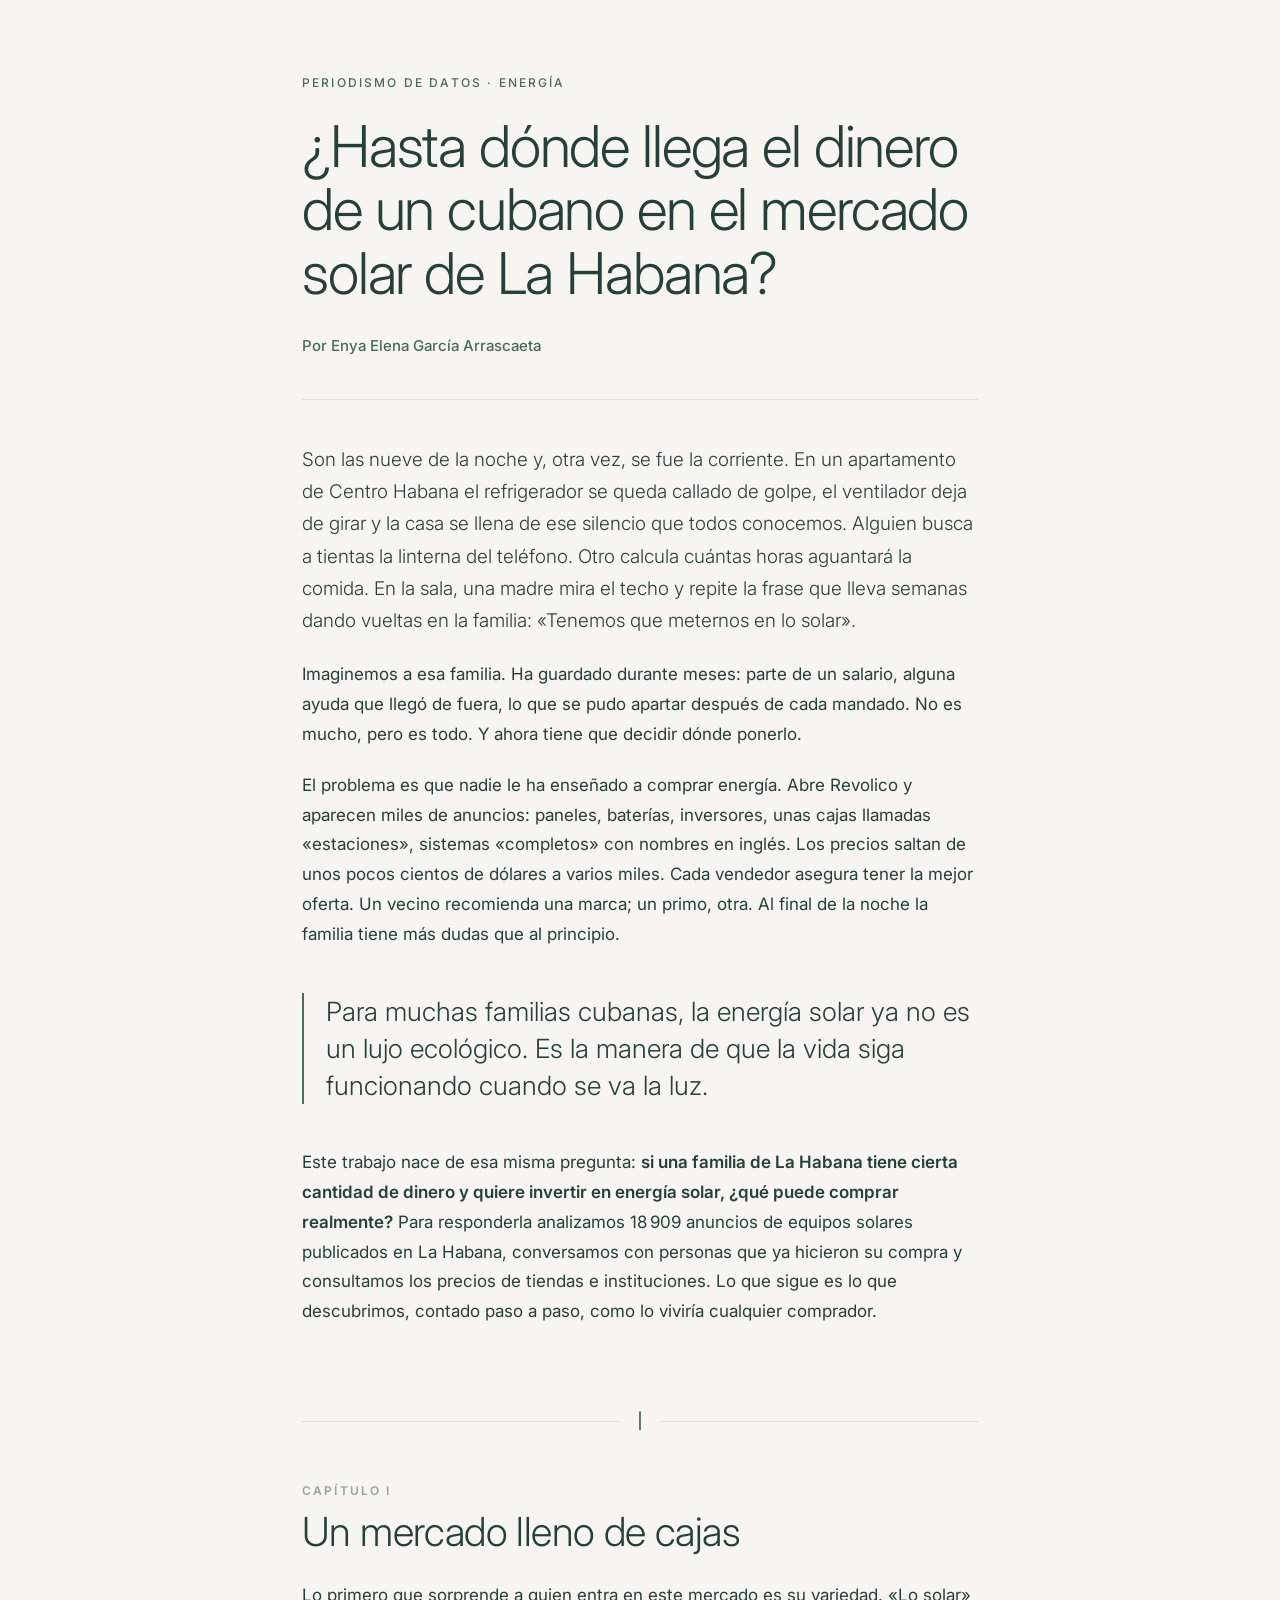
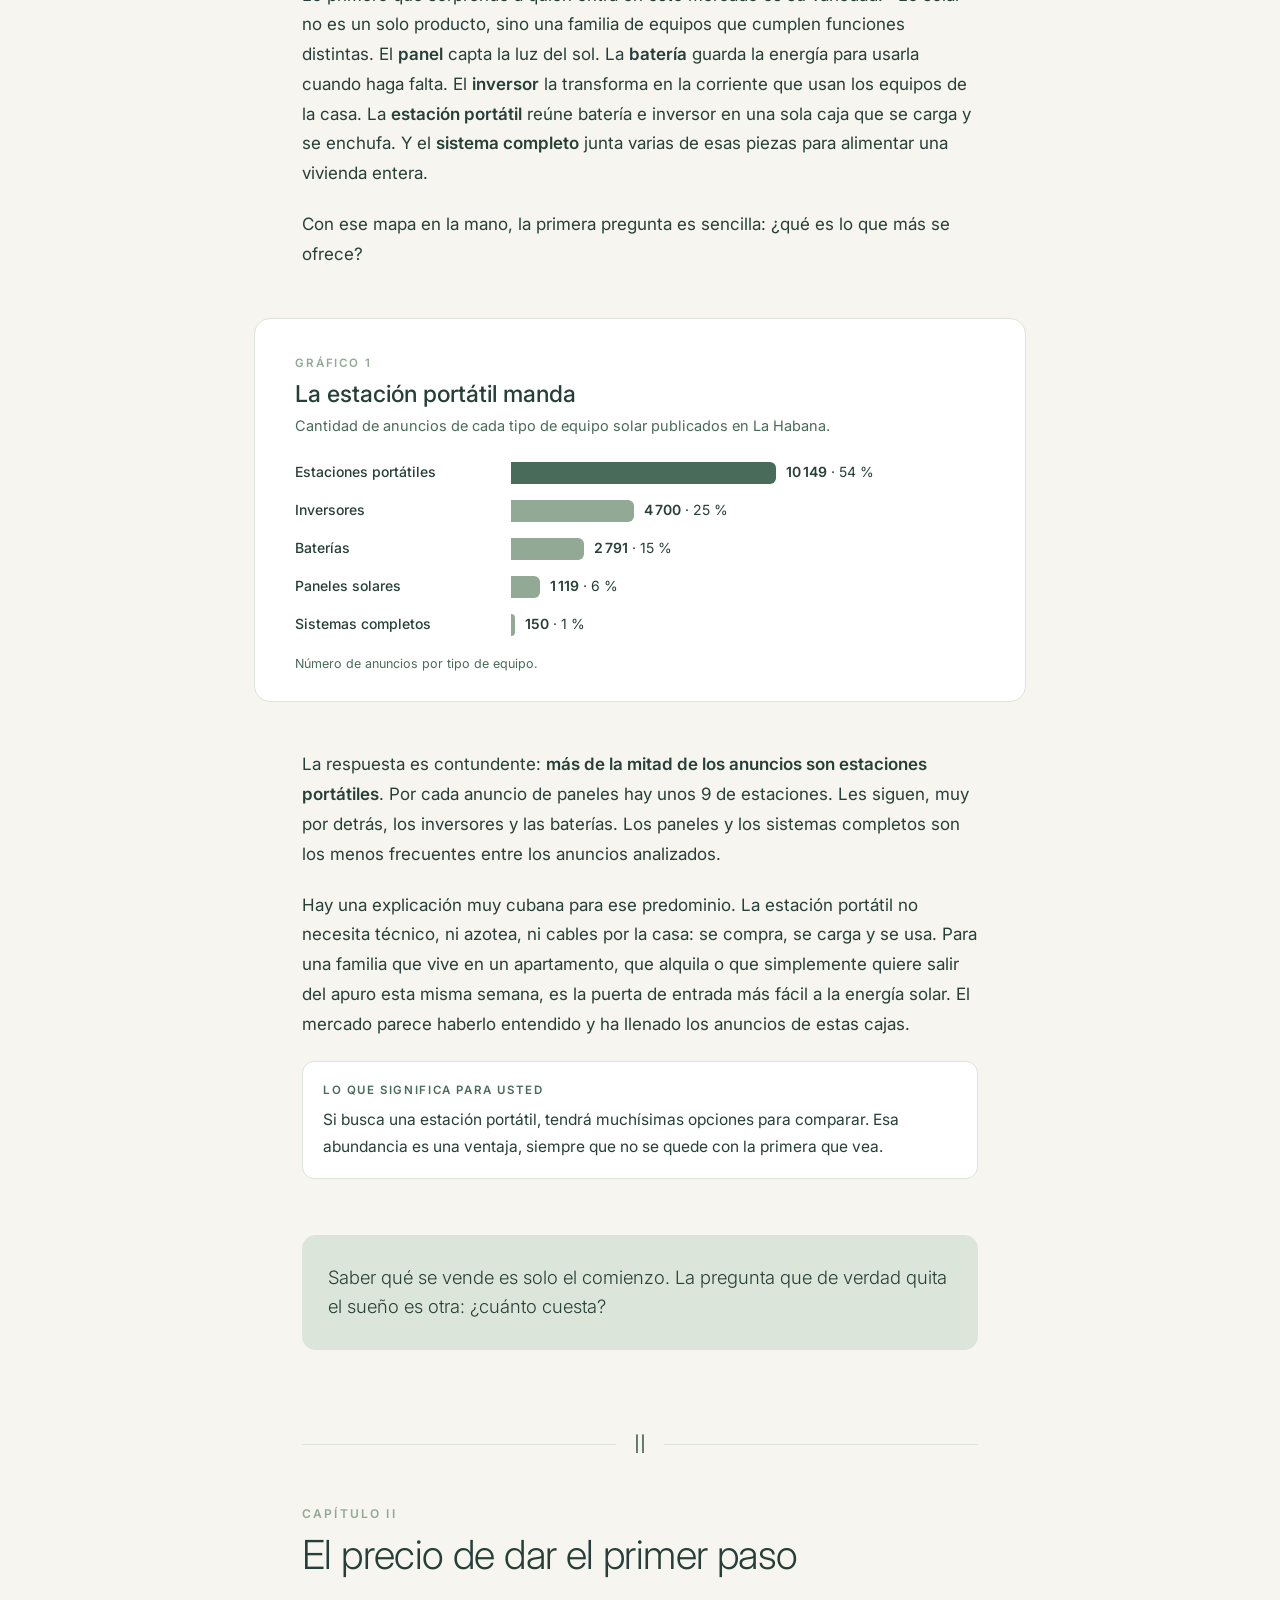
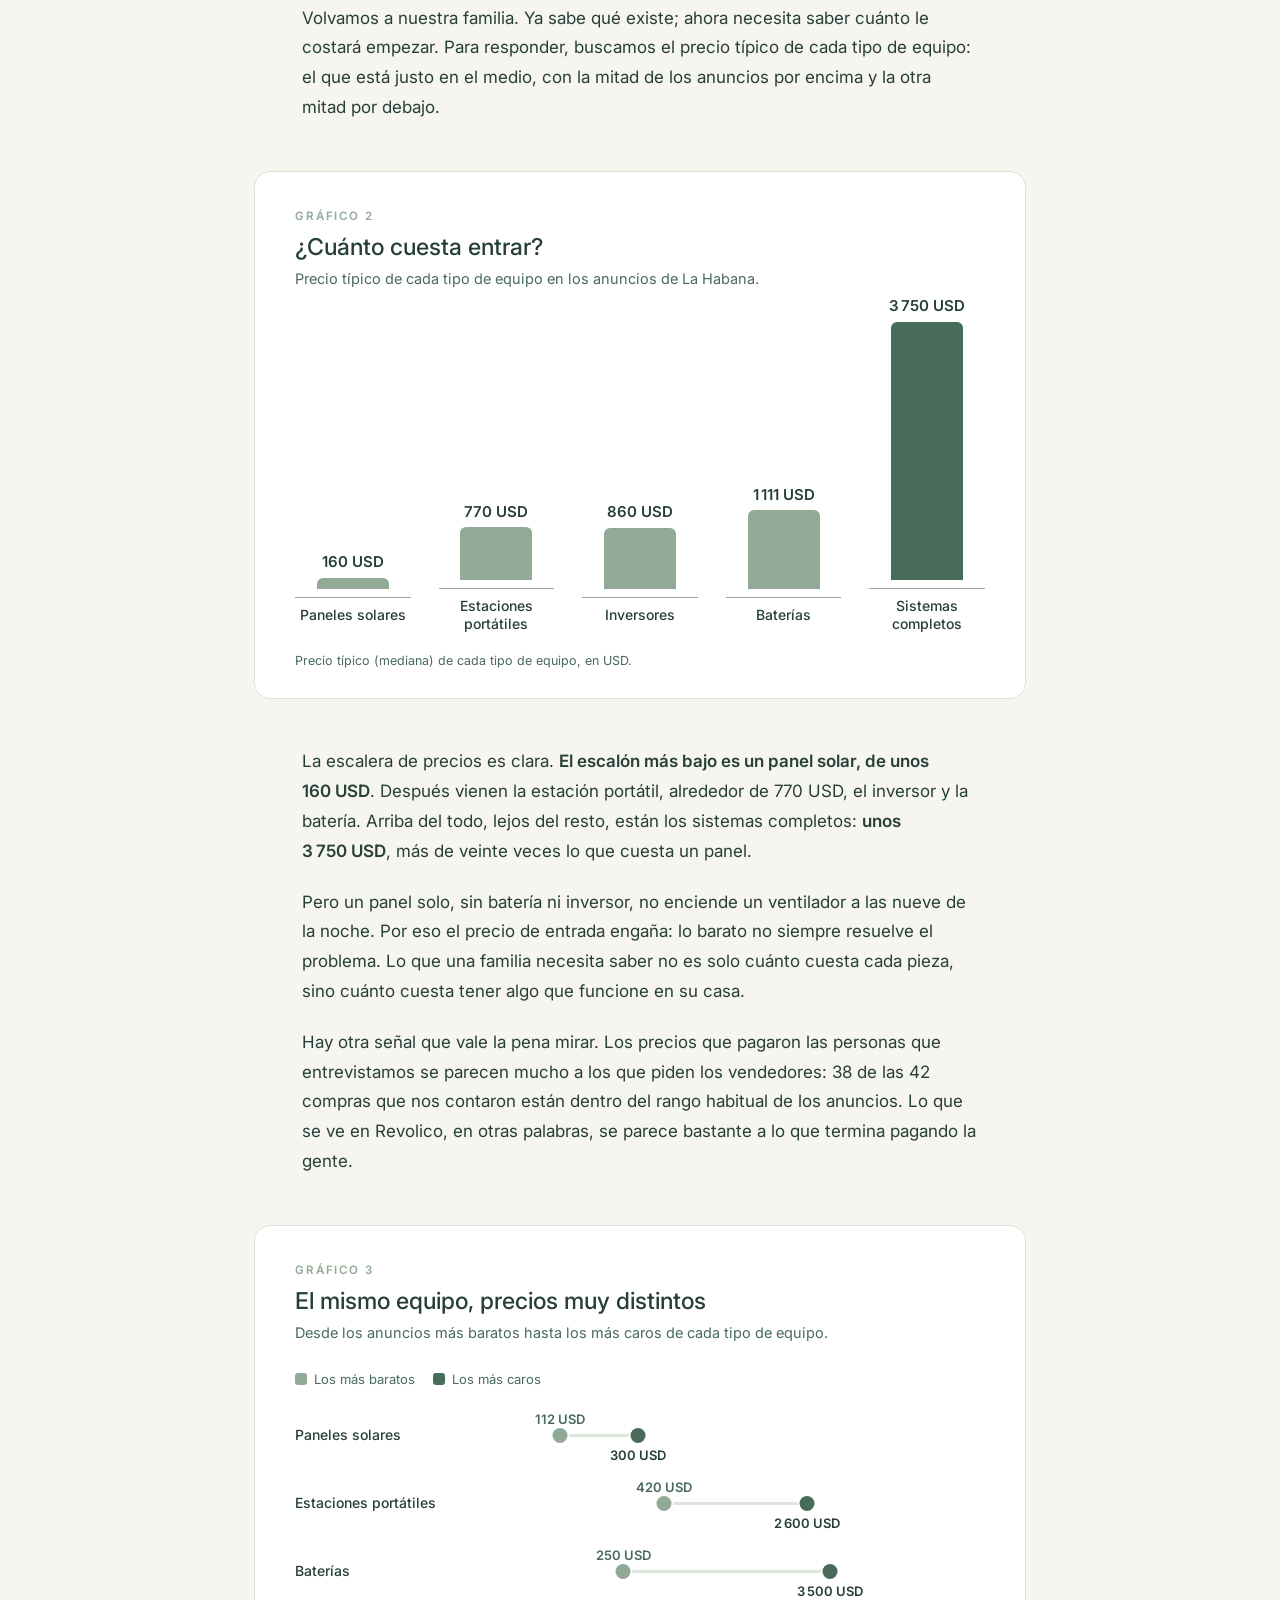
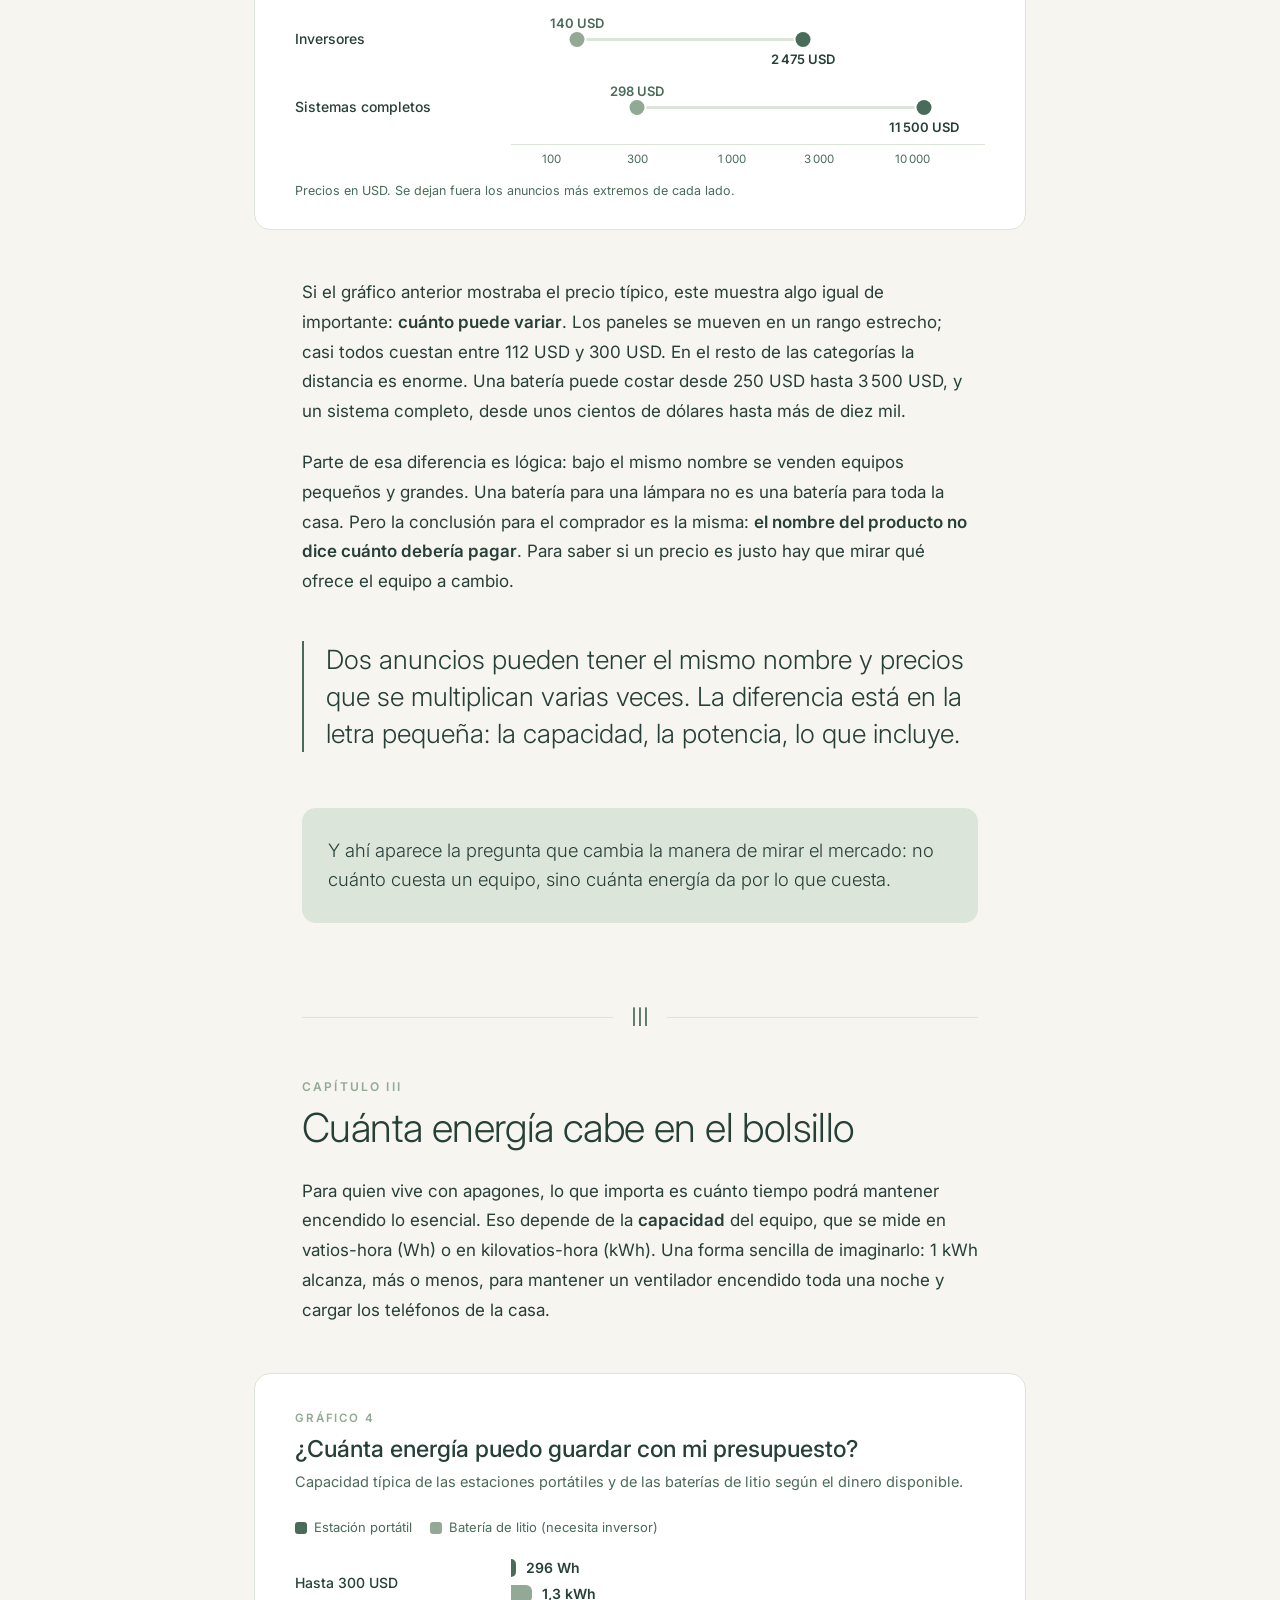
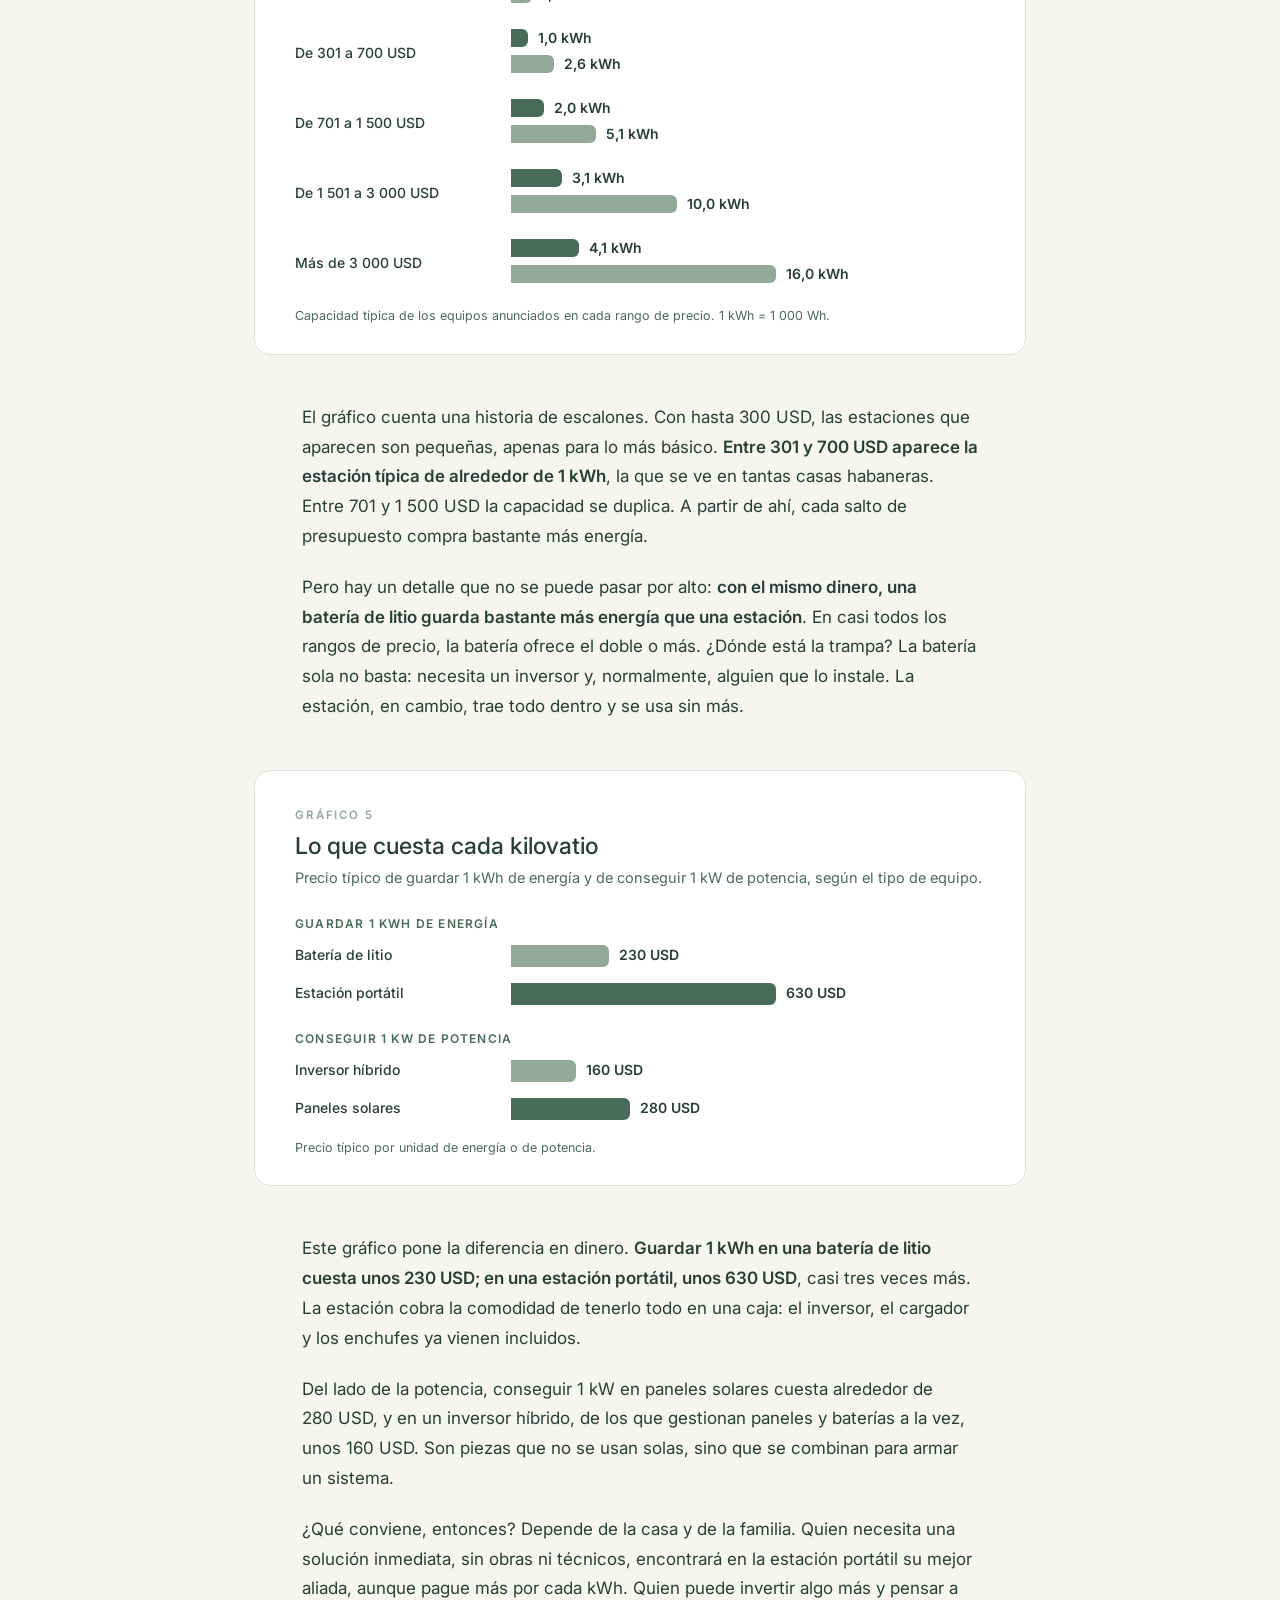
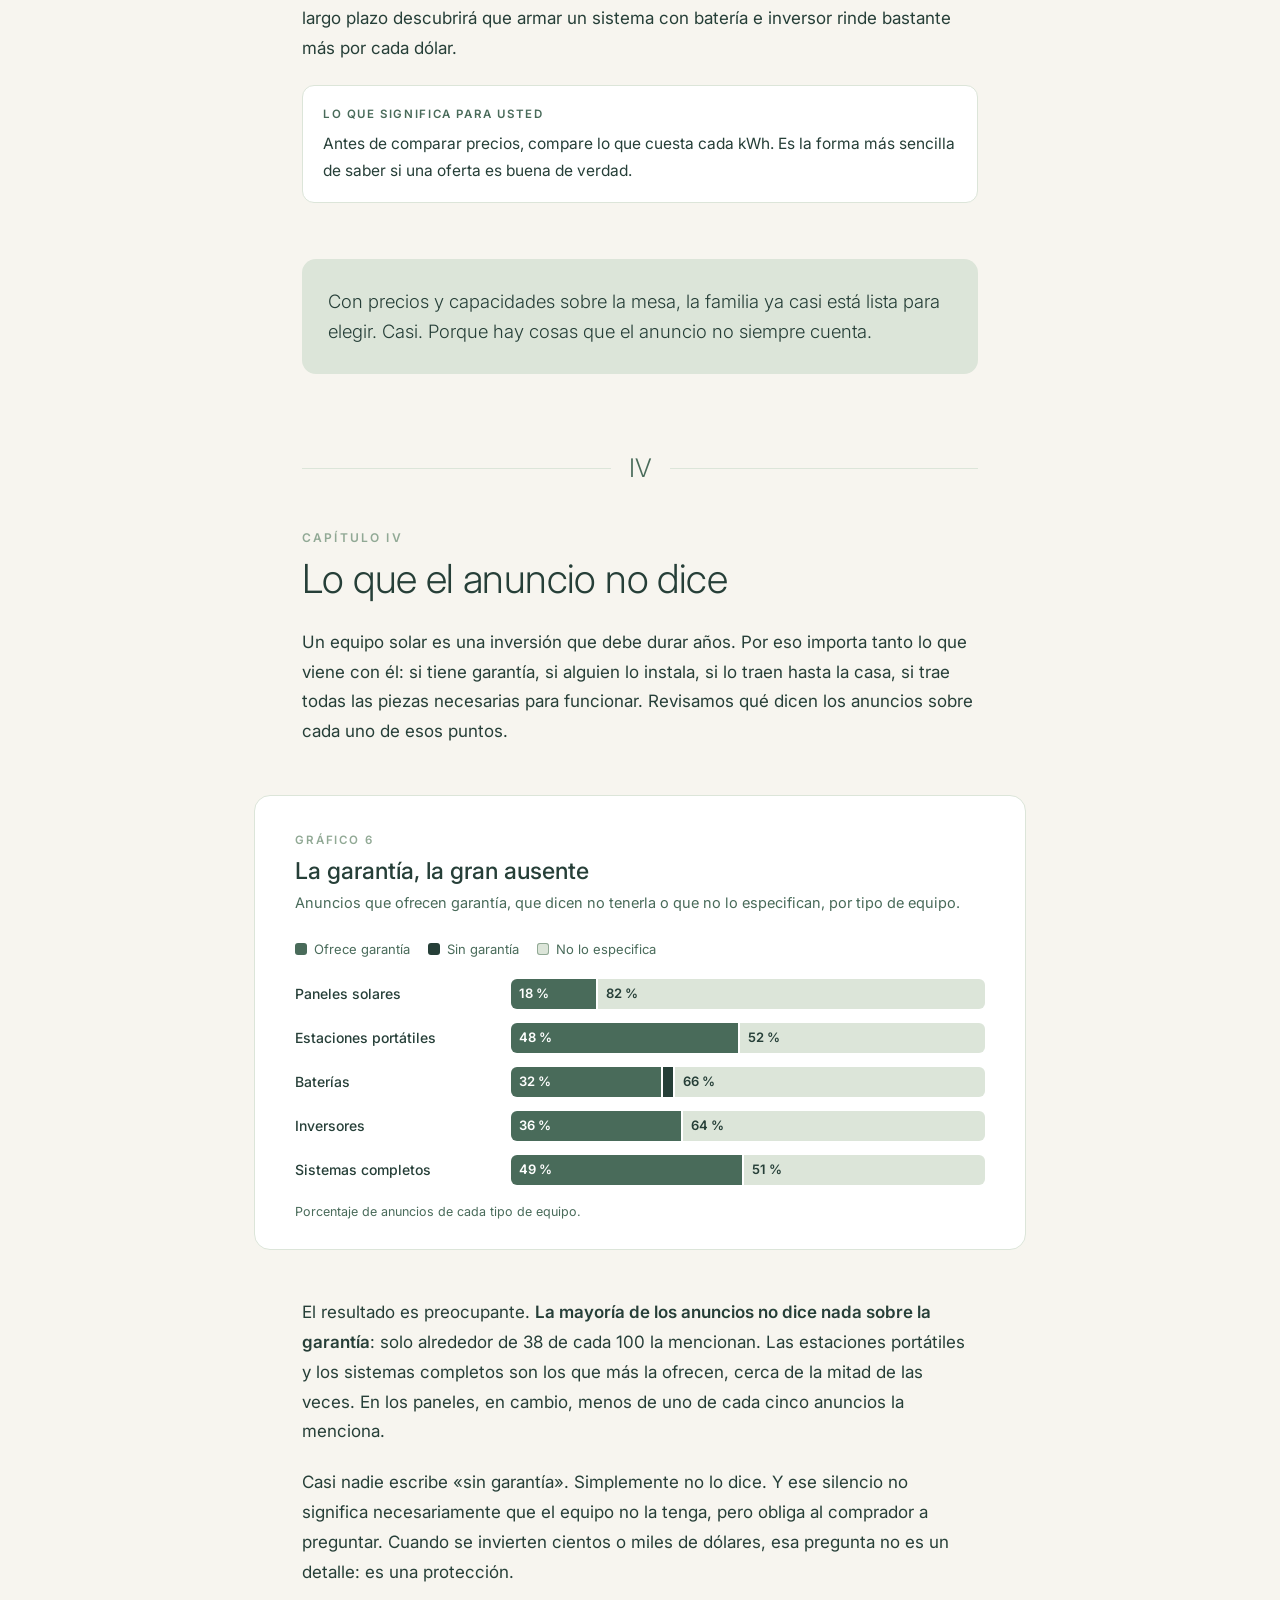
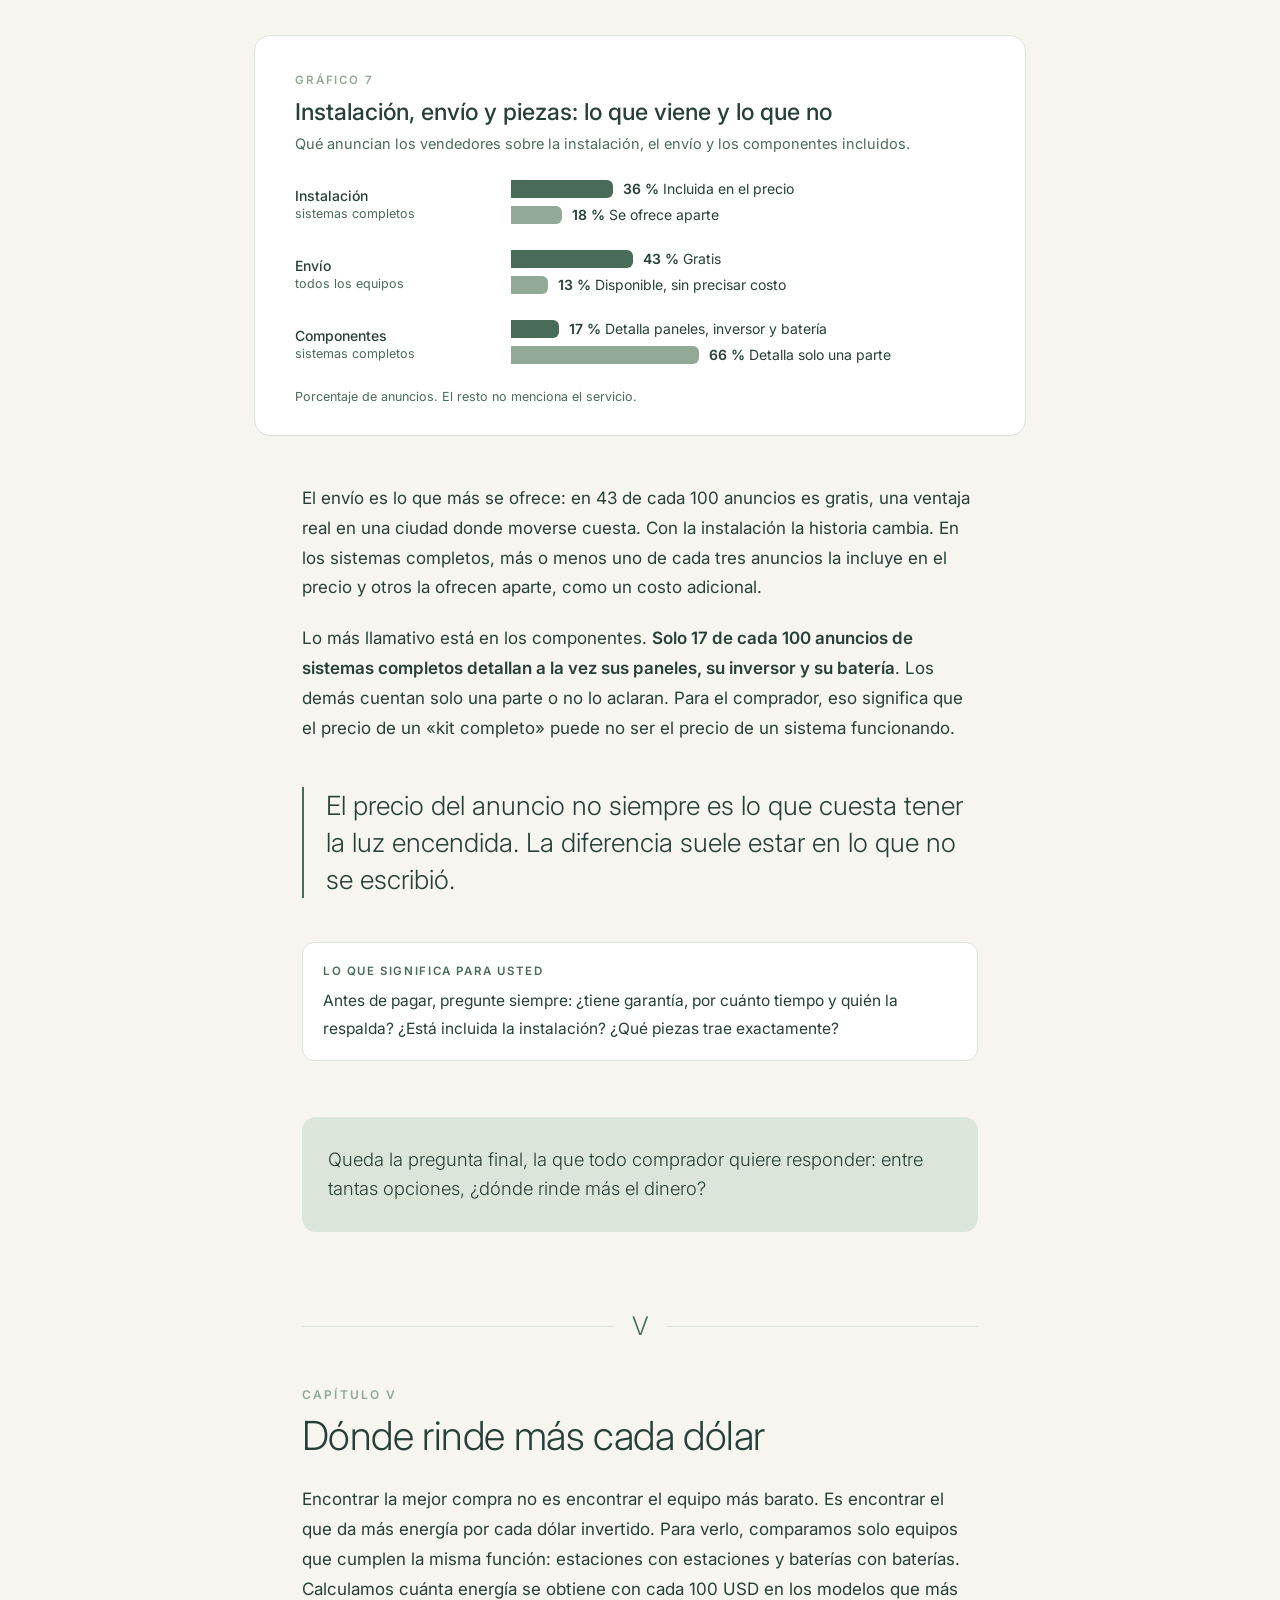
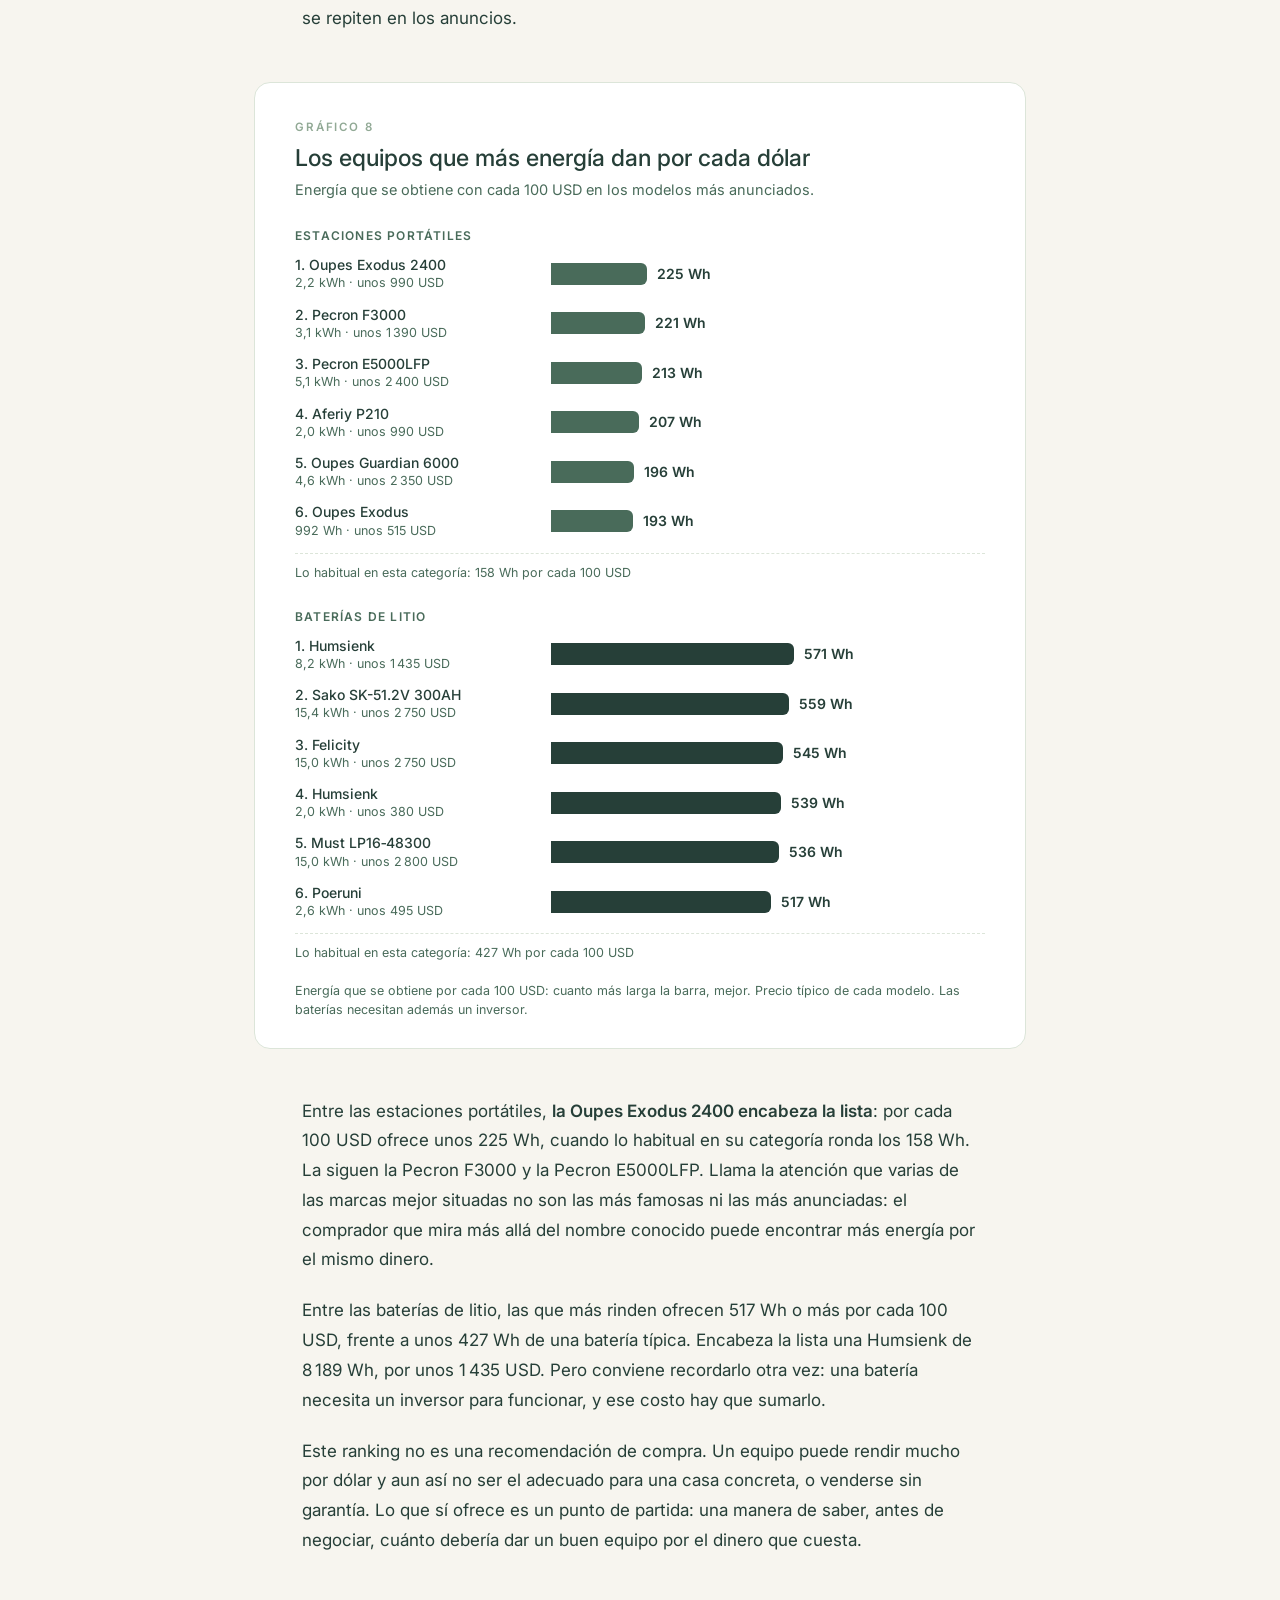
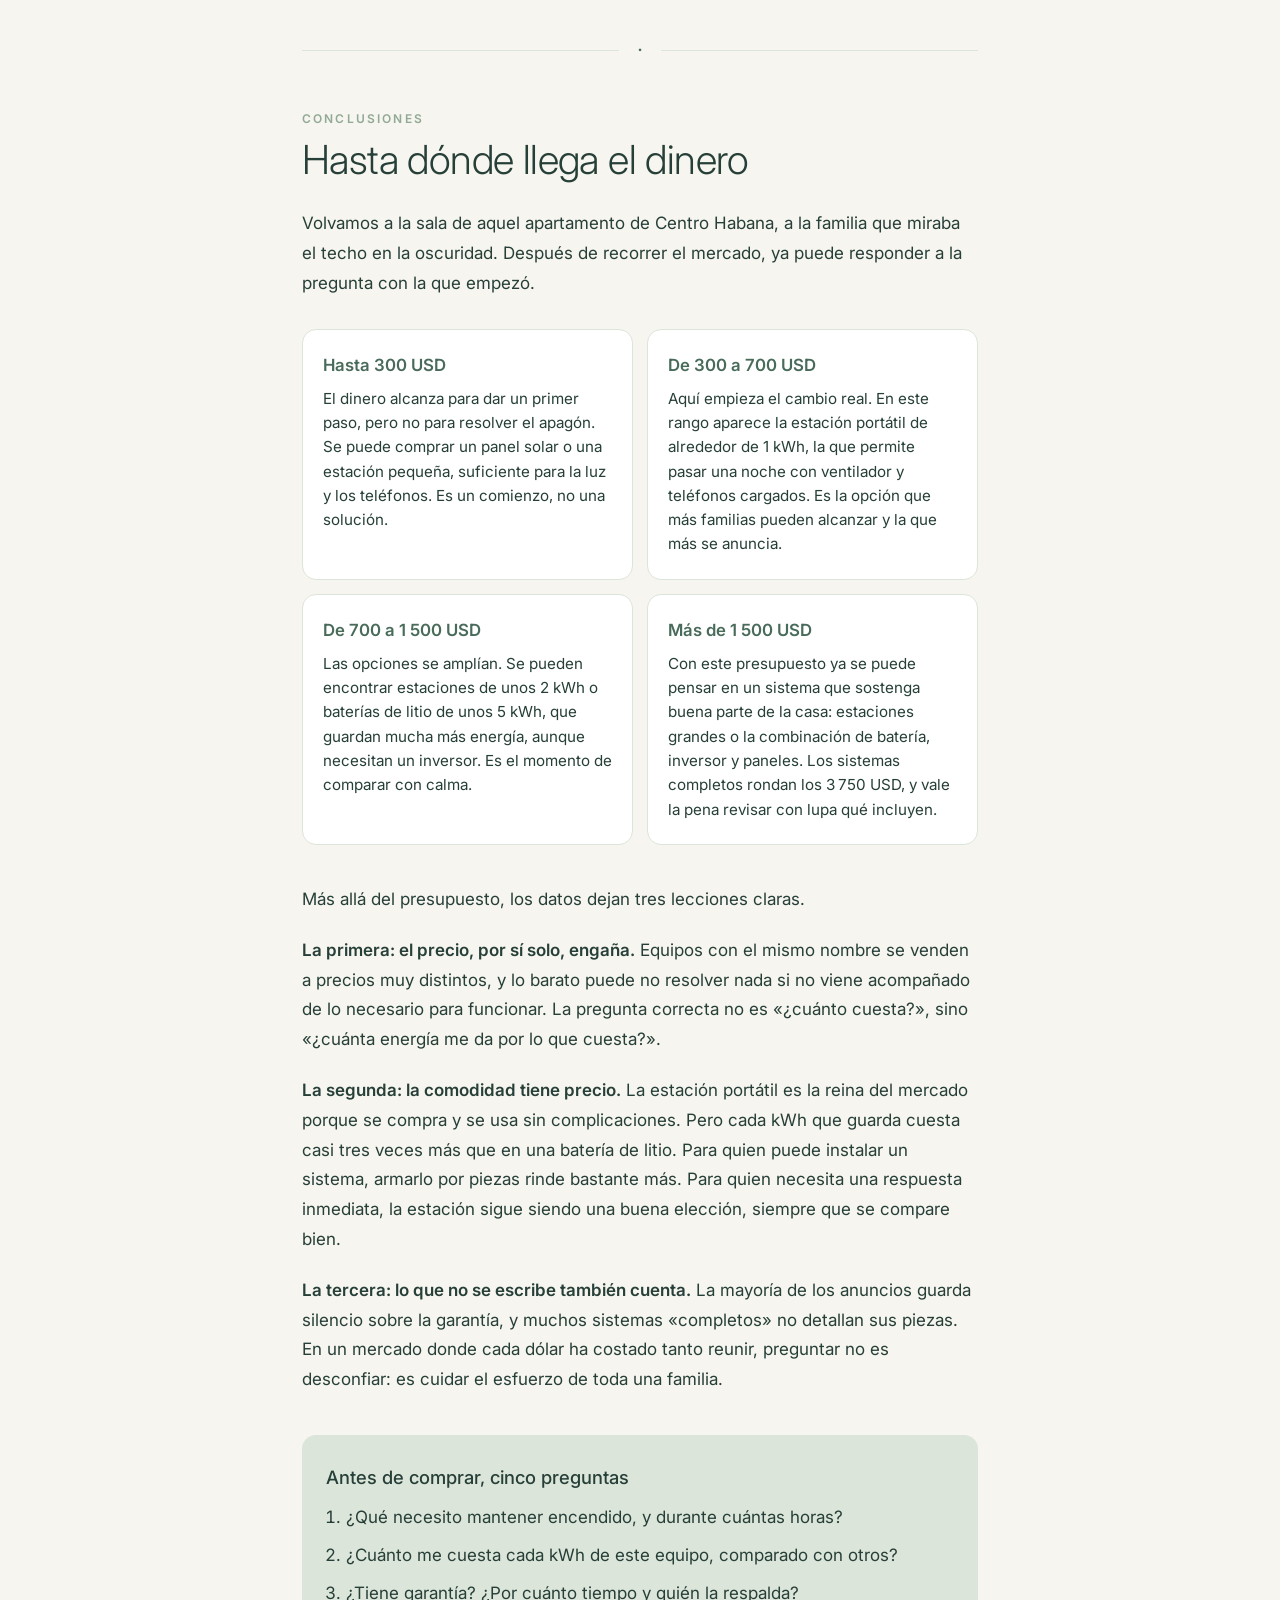
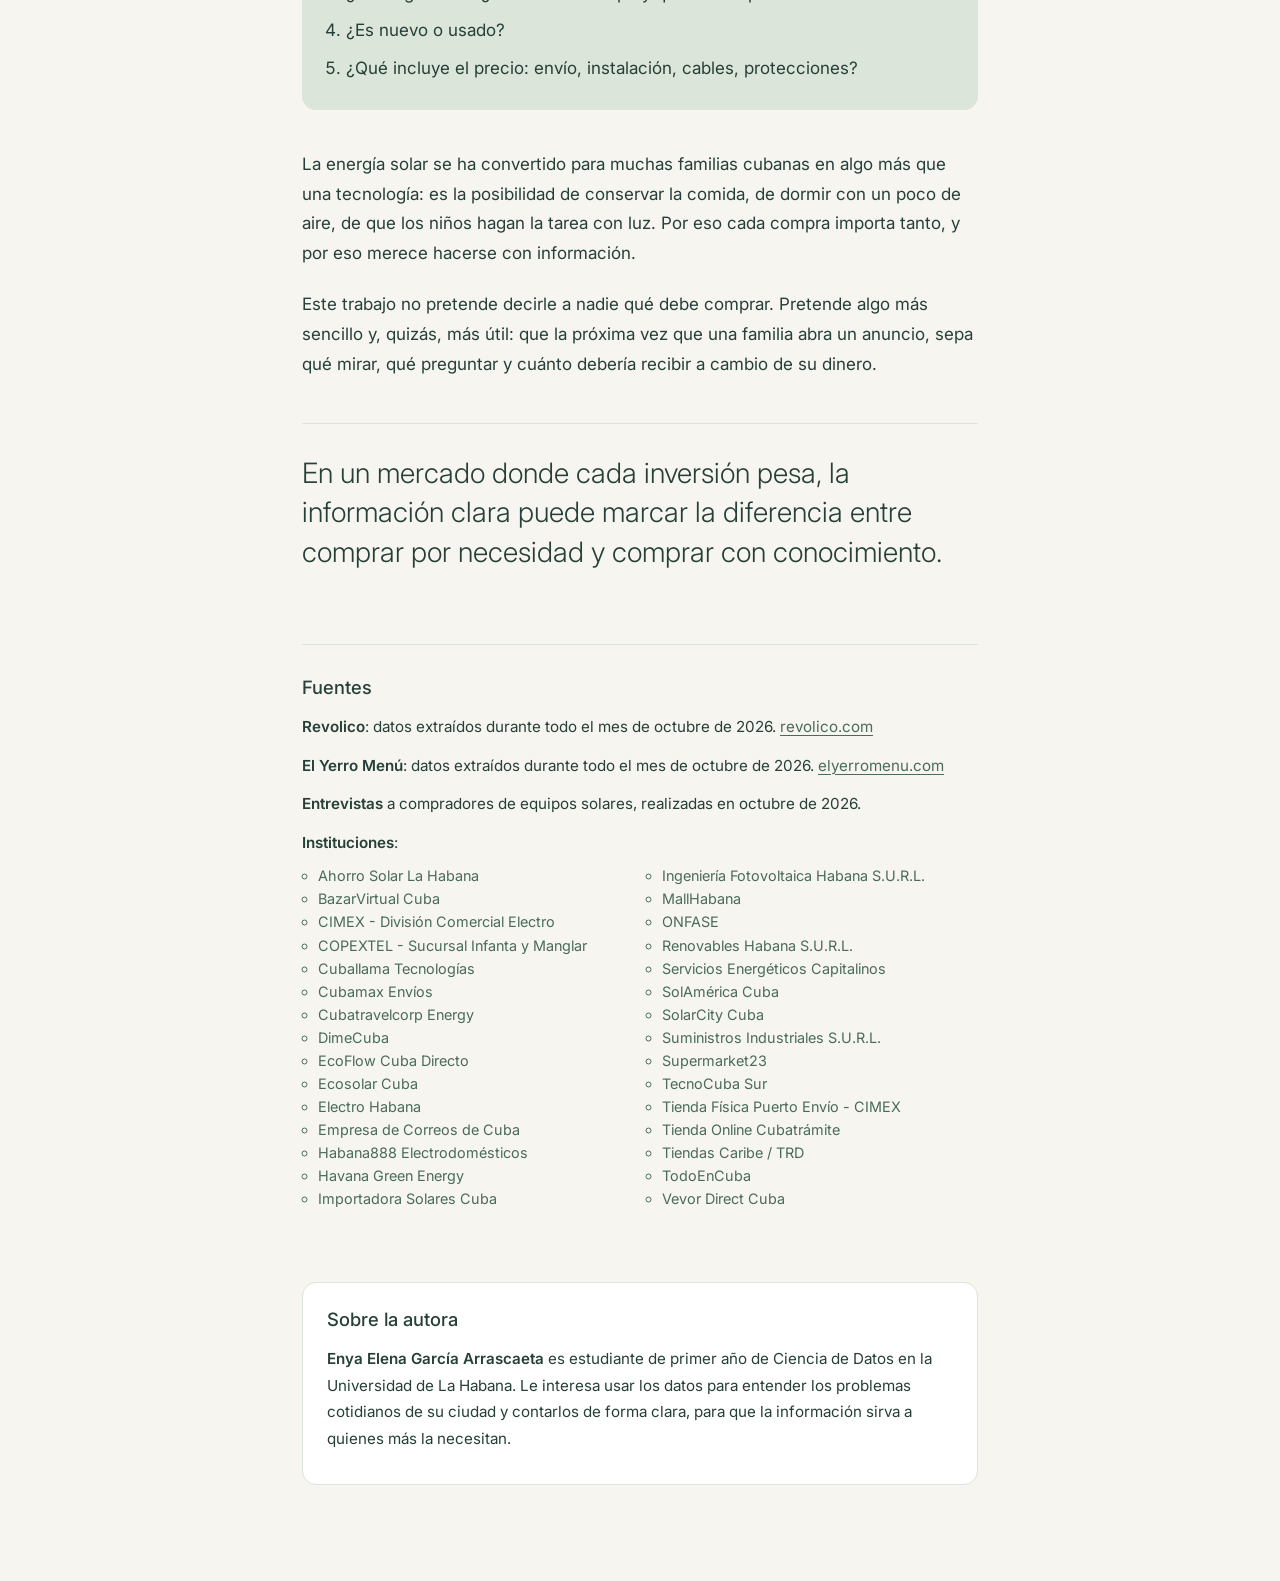
<file: index.html>
<!DOCTYPE html>
<html lang="es">
<head>
<meta charset="utf-8">
<meta name="viewport" content="width=device-width, initial-scale=1">
<title>¿Hasta dónde llega el dinero de un cubano en el mercado solar de La Habana?</title>
<meta name="author" content="Enya Elena García Arrascaeta">
<link rel="preconnect" href="https://fonts.googleapis.com">
<link rel="preconnect" href="https://fonts.gstatic.com" crossorigin>
<link href="https://fonts.googleapis.com/css2?family=Inter:wght@300;400;500;600&display=swap" rel="stylesheet">
<style>
/* Identidad visual: verde natural + marfil, tipografía Inter */
:root {
  --bosque: #263F38;   /* títulos y textos destacados */
  --natural: #496B5A;  /* elementos principales, gráficos, enlaces */
  --salvia: #91A995;   /* datos secundarios y detalles */
  --niebla: #DCE5D9;   /* fondos de bloques */
  --marfil: #F7F5EF;   /* fondo general */
  --blanco: #FFFFFF;   /* tarjetas */
  --texto: #263F38;
  --fuente: "Inter", system-ui, -apple-system, "Segoe UI", Roboto, "Helvetica Neue", Arial, sans-serif;
}
* { box-sizing: border-box; }
html { -webkit-text-size-adjust: 100%; }
body { margin: 0; background: var(--marfil); color: var(--texto); font-family: var(--fuente); font-weight: 400;
        font-size: 17px; line-height: 1.75; }
main { max-width: 720px; margin: 0 auto; padding: 0 22px 96px; }
a { color: var(--natural); text-underline-offset: 3px; }
strong { font-weight: 600; color: var(--bosque); }
p { margin: 0 0 1.25em; }

/* portada */
.portada { padding: 72px 0 40px; border-bottom: 1px solid var(--niebla); margin-bottom: 44px; }
.antetitulo { font-size: 12px; font-weight: 500; letter-spacing: .18em; text-transform: uppercase; color: var(--natural); margin-bottom: 22px; }
h1 { font-weight: 300; font-size: clamp(2.1rem, 7.5vw, 3.6rem); line-height: 1.1; letter-spacing: -.02em; color: var(--bosque); margin: 0 0 28px; }
.firma { font-size: 15px; font-weight: 500; color: var(--natural); margin: 0; }

.entrada { font-size: 1.18rem; font-weight: 300; line-height: 1.7; color: var(--bosque); }

/* capítulos */
.separador { display: flex; align-items: center; gap: 18px; margin: 72px 0 36px; color: var(--salvia); }
.separador::before, .separador::after { content: ""; flex: 1; height: 1px; background: var(--niebla); }
.separador span { font-weight: 300; font-size: 1.6rem; color: var(--natural); }
.capitulo-num { font-size: 12px; font-weight: 600; letter-spacing: .18em; text-transform: uppercase; color: var(--salvia); margin-bottom: 8px; }
h2 { font-weight: 300; font-size: clamp(1.75rem, 5.5vw, 2.5rem); line-height: 1.15; letter-spacing: -.015em; color: var(--bosque); margin: 0 0 26px; }

/* frases destacadas */
.destacado { margin: 44px 0; padding: 0 0 0 22px; border-left: 2px solid var(--natural);
              font-weight: 300; font-size: clamp(1.3rem, 4.6vw, 1.65rem); line-height: 1.4; color: var(--bosque); }

/* transiciones entre capítulos */
.transicion { background: var(--niebla); border-radius: 14px; padding: 28px 26px; margin: 56px 0 0; }
.transicion p { margin: 0; font-weight: 300; font-size: 1.15rem; line-height: 1.6; color: var(--bosque); }

/* «Lo que significa para usted» */
.para-ti { background: var(--blanco); border: 1px solid var(--niebla); border-radius: 12px; padding: 18px 20px; font-size: .97rem; }
.para-ti span { display: block; font-size: 11.5px; font-weight: 600; letter-spacing: .14em; text-transform: uppercase; color: var(--natural); margin-bottom: 6px; }

/* gráficos */
.grafico { background: var(--blanco); border: 1px solid var(--niebla); border-radius: 16px; padding: 26px 20px 22px; margin: 40px -8px; }
@media (min-width: 820px) { .grafico { margin: 48px -48px; padding: 34px 40px 28px; } }
.g-num { font-size: 11.5px; font-weight: 600; letter-spacing: .16em; text-transform: uppercase; color: var(--salvia); margin: 0 0 6px; }
.grafico h3 { font-weight: 500; font-size: clamp(1.2rem, 4.4vw, 1.45rem); line-height: 1.3; color: var(--bosque); margin: 0 0 6px; }
.g-desc { font-size: 14.5px; line-height: 1.5; color: var(--natural); margin: 0 0 24px; }

/* conclusiones: tarjetas por presupuesto */
.presupuestos { display: grid; grid-template-columns: 1fr; gap: 14px; margin: 30px 0 40px; }
@media (min-width: 640px) { .presupuestos { grid-template-columns: 1fr 1fr; } }
.tarjeta { background: var(--blanco); border: 1px solid var(--niebla); border-radius: 14px; padding: 22px 20px; }
.tarjeta p { font-size: .95rem; line-height: 1.6; margin: 0; }
.tarjeta .monto { font-weight: 600; font-size: 1.05rem; color: var(--natural); margin-bottom: 8px; }
.recuadro { background: var(--niebla); border-radius: 14px; padding: 26px 24px 14px; margin: 40px 0; }
.recuadro-titulo { font-weight: 500; font-size: 1.15rem; color: var(--bosque); margin-bottom: 10px; }
.recuadro ol { margin: 0 0 12px; padding-left: 1.2em; }
.recuadro li { margin-bottom: 8px; }
.cierre { font-weight: 300; font-size: clamp(1.35rem, 4.8vw, 1.75rem); line-height: 1.4; color: var(--bosque); margin-top: 44px;
           padding-top: 30px; border-top: 1px solid var(--niebla); }

/* fuentes y autora */
.fuentes, .autora { margin-top: 72px; padding-top: 32px; border-top: 1px solid var(--niebla); font-size: .95rem; }
.fuentes h2, .autora h2 { font-weight: 500; font-size: 1.15rem; letter-spacing: 0; margin-bottom: 16px; }
.fuentes > ul { list-style: none; padding: 0; margin: 0; }
.fuentes > ul > li { margin-bottom: 12px; }
.lista-inst { margin: 8px 0 0; padding-left: 1.1em; columns: 1; color: var(--natural); font-size: .9rem; line-height: 1.6; }
@media (min-width: 640px) { .lista-inst { columns: 2; column-gap: 28px; } }
.autora { background: var(--blanco); border: 1px solid var(--niebla); border-radius: 14px; padding: 26px 24px 12px; }

/* Gráficos del artículo: barras y puntos en HTML y CSS.
   Paleta: verde bosque #263F38, verde natural #496B5A, verde salvia #91A995,
   verde niebla #DCE5D9, marfil #F7F5EF, blanco #FFFFFF. */

.g { font-family: "Inter", system-ui, -apple-system, "Segoe UI", Roboto, sans-serif; color: #263F38; font-size: 15px; }
.g .c1 { background: #496B5A; }
.g .c2 { background: #91A995; }
.g .c3 { background: #263F38; }
.g .c4 { background: #263F38; color: #FFFFFF; }
.g .c5 { background: #DCE5D9; color: #263F38; }

.g-leyenda { display: flex; flex-wrap: wrap; gap: 6px 18px; font-size: 13px; color: #496B5A; margin-bottom: 18px; }
.g-leyenda span { display: inline-flex; align-items: center; gap: 7px; }
.g-leyenda i { width: 12px; height: 12px; border-radius: 3px; display: inline-block; }
.g-leyenda i.c5 { box-shadow: inset 0 0 0 1px #91A995; }

.g-nota { font-size: 12.5px; color: #496B5A; margin: 18px 0 0; line-height: 1.5; }
.g-bloque { font-size: 12px; font-weight: 600; letter-spacing: .1em; text-transform: uppercase; color: #496B5A; margin: 22px 0 10px; }
.g-bloque:first-child { margin-top: 0; }
.g-ref { font-size: 12.5px; color: #496B5A; margin: 4px 0 0; padding-top: 8px; border-top: 1px dashed #DCE5D9; }
.g-sub { display: block; font-size: 12.5px; font-weight: 400; color: #496B5A; margin-top: 1px; }

/* filas: etiqueta + pista. En pantallas anchas, una al lado de la otra; en el teléfono, apiladas */
.g-fila { display: grid; grid-template-columns: 1fr; gap: 4px; margin-bottom: 14px; }
.g-etq { font-size: 14px; font-weight: 500; color: #263F38; line-height: 1.3; }
.g-pista { display: flex; align-items: center; gap: 10px; min-height: 24px; }
.g-barra { height: 22px; border-radius: 0 6px 6px 0; flex: none; }
.g-valor { font-size: 14px; color: #263F38; line-height: 1.3; min-width: 0; }
.g-barras-h .g-valor { white-space: nowrap; }
.g-valor b { font-weight: 600; }
.g-vacio { color: #91A995; font-style: italic; }

@media (min-width: 640px) {
  .g-fila { grid-template-columns: 200px 1fr; gap: 16px; align-items: center; }
  .g-ranking .g-fila { grid-template-columns: 240px 1fr; }
}

/* agrupadas: dos barras por grupo */
.g-grupo { display: grid; grid-template-columns: 1fr; gap: 6px; margin-bottom: 18px; }
.g-mini { min-height: 22px; margin-bottom: 4px; }
.g-mini .g-barra { height: 18px; }
@media (min-width: 640px) { .g-grupo { grid-template-columns: 200px 1fr; gap: 16px; align-items: center; } }

/* columnas verticales */
.g-barras-v { display: flex; align-items: flex-end; gap: clamp(8px, 3vw, 28px); height: 300px; padding-top: 8px; }
.g-col { flex: 1; display: flex; flex-direction: column; align-items: center; height: 100%; min-width: 0; }
.g-col .g-valor { font-size: clamp(11.5px, 3.1vw, 15px); font-weight: 600; margin-bottom: 6px; white-space: nowrap; }
.g-col-pista { flex: 1; width: 100%; display: flex; flex-direction: column; align-items: center; justify-content: flex-end; }
.g-col .g-barra { width: min(72px, 100%); border-radius: 6px 6px 0 0; flex: none; }
.g-barras-v { height: 320px; }
.g-col .g-etq { font-size: clamp(11.5px, 3vw, 14px); text-align: center; margin-top: 8px; min-height: 2.6em; border-top: 1px solid #91A995; padding-top: 8px; width: 100%; }

/* rango de precios: dos puntos unidos por una línea, escala logarítmica */
.g-rango { position: relative; height: 54px; display: block; }
.g-linea { position: absolute; top: 26px; height: 3px; background: #DCE5D9; border-radius: 2px; }
.g-punto { position: absolute; top: 20px; width: 15px; height: 15px; border-radius: 50%; transform: translateX(-50%); box-shadow: 0 0 0 2px #FFFFFF; }
.g-rango-txt { position: absolute; top: 0; transform: translateX(-50%); font-size: 13px; font-weight: 600; white-space: nowrap; color: #496B5A; }
.g-rango-txt.fin { top: auto; bottom: -4px; color: #263F38; }
.g-eje { position: relative; height: 20px; border-top: 1px solid #DCE5D9; }
.g-eje span { position: absolute; top: 4px; transform: translateX(-50%); font-size: 11.5px; color: #496B5A; }
.g-fila-eje { margin-top: -4px; }

/* barras apiladas al 100 % */
.g-apilada { display: flex; height: 30px; border-radius: 6px; overflow: hidden; gap: 2px; background: #FFFFFF; }
.g-seg { display: flex; align-items: center; padding-left: 8px; font-size: 13px; font-weight: 600; color: #FFFFFF; white-space: nowrap; overflow: hidden; }
.g-seg.c5 { color: #263F38; }

</style>
</head>
<body>
<main>
<header class="portada">
  <p class="antetitulo">Periodismo de datos · Energía</p>
  <h1>¿Hasta dónde llega el dinero de un cubano en el mercado solar de La Habana?</h1>
  <p class="firma">Por Enya Elena García Arrascaeta</p>
</header>

<section class="apertura">
  <p class="entrada">Son las nueve de la noche y, otra vez, se fue la corriente. En un apartamento de Centro Habana el refrigerador se queda callado de golpe, el ventilador deja de girar y la casa se llena de ese silencio que todos conocemos. Alguien busca a tientas la linterna del teléfono. Otro calcula cuántas horas aguantará la comida. En la sala, una madre mira el techo y repite la frase que lleva semanas dando vueltas en la familia: «Tenemos que meternos en lo solar».</p>
  <p>Imaginemos a esa familia. Ha guardado durante meses: parte de un salario, alguna ayuda que llegó de fuera, lo que se pudo apartar después de cada mandado. No es mucho, pero es todo. Y ahora tiene que decidir dónde ponerlo.</p>
  <p>El problema es que nadie le ha enseñado a comprar energía. Abre Revolico y aparecen miles de anuncios: paneles, baterías, inversores, unas cajas llamadas «estaciones», sistemas «completos» con nombres en inglés. Los precios saltan de unos pocos cientos de dólares a varios miles. Cada vendedor asegura tener la mejor oferta. Un vecino recomienda una marca; un primo, otra. Al final de la noche la familia tiene más dudas que al principio.</p>
  <blockquote class="destacado">Para muchas familias cubanas, la energía solar ya no es un lujo ecológico. Es la manera de que la vida siga funcionando cuando se va la luz.</blockquote>
  <p>Este trabajo nace de esa misma pregunta: <strong>si una familia de La Habana tiene cierta cantidad de dinero y quiere invertir en energía solar, ¿qué puede comprar realmente?</strong> Para responderla analizamos 18 909 anuncios de equipos solares publicados en La Habana, conversamos con personas que ya hicieron su compra y consultamos los precios de tiendas e instituciones. Lo que sigue es lo que descubrimos, contado paso a paso, como lo viviría cualquier comprador.</p>
</section>

<div class="separador" aria-hidden="true"><span>I</span></div>

<section>
  <p class="capitulo-num">Capítulo I</p>
  <h2>Un mercado lleno de cajas</h2>
  <p>Lo primero que sorprende a quien entra en este mercado es su variedad. «Lo solar» no es un solo producto, sino una familia de equipos que cumplen funciones distintas. El <strong>panel</strong> capta la luz del sol. La <strong>batería</strong> guarda la energía para usarla cuando haga falta. El <strong>inversor</strong> la transforma en la corriente que usan los equipos de la casa. La <strong>estación portátil</strong> reúne batería e inversor en una sola caja que se carga y se enchufa. Y el <strong>sistema completo</strong> junta varias de esas piezas para alimentar una vivienda entera.</p>
  <p>Con ese mapa en la mano, la primera pregunta es sencilla: ¿qué es lo que más se ofrece?</p>

  <figure class="grafico" id="grafico-1"><p class="g-num">Gráfico 1</p><h3>La estación portátil manda</h3><p class="g-desc">Cantidad de anuncios de cada tipo de equipo solar publicados en La Habana.</p><div class="g g-barras-h"><div class="g-fila"><div class="g-etq">Estaciones portátiles</div><div class="g-pista"><div class="g-barra c1" style="width:56.0%"></div><span class="g-valor"><b>10 149</b> · 54 %</span></div></div><div class="g-fila"><div class="g-etq">Inversores</div><div class="g-pista"><div class="g-barra c2" style="width:25.9%"></div><span class="g-valor"><b>4 700</b> · 25 %</span></div></div><div class="g-fila"><div class="g-etq">Baterías</div><div class="g-pista"><div class="g-barra c2" style="width:15.4%"></div><span class="g-valor"><b>2 791</b> · 15 %</span></div></div><div class="g-fila"><div class="g-etq">Paneles solares</div><div class="g-pista"><div class="g-barra c2" style="width:6.2%"></div><span class="g-valor"><b>1 119</b> · 6 %</span></div></div><div class="g-fila"><div class="g-etq">Sistemas completos</div><div class="g-pista"><div class="g-barra c2" style="width:0.8%"></div><span class="g-valor"><b>150</b> · 1 %</span></div></div><p class="g-nota">Número de anuncios por tipo de equipo.</p></div></figure>

  <p>La respuesta es contundente: <strong>más de la mitad de los anuncios son estaciones portátiles</strong>. Por cada anuncio de paneles hay unos 9 de estaciones. Les siguen, muy por detrás, los inversores y las baterías. Los paneles y los sistemas completos son los menos frecuentes entre los anuncios analizados.</p>
  <p>Hay una explicación muy cubana para ese predominio. La estación portátil no necesita técnico, ni azotea, ni cables por la casa: se compra, se carga y se usa. Para una familia que vive en un apartamento, que alquila o que simplemente quiere salir del apuro esta misma semana, es la puerta de entrada más fácil a la energía solar. El mercado parece haberlo entendido y ha llenado los anuncios de estas cajas.</p>
  <p class="para-ti"><span>Lo que significa para usted</span> Si busca una estación portátil, tendrá muchísimas opciones para comparar. Esa abundancia es una ventaja, siempre que no se quede con la primera que vea.</p>
</section>

<div class="transicion"><p>Saber qué se vende es solo el comienzo. La pregunta que de verdad quita el sueño es otra: ¿cuánto cuesta?</p></div>

<div class="separador" aria-hidden="true"><span>II</span></div>

<section>
  <p class="capitulo-num">Capítulo II</p>
  <h2>El precio de dar el primer paso</h2>
  <p>Volvamos a nuestra familia. Ya sabe qué existe; ahora necesita saber cuánto le costará empezar. Para responder, buscamos el precio típico de cada tipo de equipo: el que está justo en el medio, con la mitad de los anuncios por encima y la otra mitad por debajo.</p>

  <figure class="grafico" id="grafico-2"><p class="g-num">Gráfico 2</p><h3>¿Cuánto cuesta entrar?</h3><p class="g-desc">Precio típico de cada tipo de equipo en los anuncios de La Habana.</p><div class="g g-barras-v"><div class="g-col"><div class="g-col-pista"><span class="g-valor">160 USD</span><div class="g-barra c2" style="height:4.3%"></div></div><span class="g-etq">Paneles solares</span></div><div class="g-col"><div class="g-col-pista"><span class="g-valor">770 USD</span><div class="g-barra c2" style="height:20.5%"></div></div><span class="g-etq">Estaciones portátiles</span></div><div class="g-col"><div class="g-col-pista"><span class="g-valor">860 USD</span><div class="g-barra c2" style="height:22.9%"></div></div><span class="g-etq">Inversores</span></div><div class="g-col"><div class="g-col-pista"><span class="g-valor">1 111 USD</span><div class="g-barra c2" style="height:29.6%"></div></div><span class="g-etq">Baterías</span></div><div class="g-col"><div class="g-col-pista"><span class="g-valor">3 750 USD</span><div class="g-barra c1" style="height:100.0%"></div></div><span class="g-etq">Sistemas completos</span></div></div><p class="g-nota">Precio típico (mediana) de cada tipo de equipo, en USD.</p></figure>

  <p>La escalera de precios es clara. <strong>El escalón más bajo es un panel solar, de unos 160 USD</strong>. Después vienen la estación portátil, alrededor de 770 USD, el inversor y la batería. Arriba del todo, lejos del resto, están los sistemas completos: <strong>unos 3 750 USD</strong>, más de veinte veces lo que cuesta un panel.</p>
  <p>Pero un panel solo, sin batería ni inversor, no enciende un ventilador a las nueve de la noche. Por eso el precio de entrada engaña: lo barato no siempre resuelve el problema. Lo que una familia necesita saber no es solo cuánto cuesta cada pieza, sino cuánto cuesta tener algo que funcione en su casa.</p>
  <p>Hay otra señal que vale la pena mirar. Los precios que pagaron las personas que entrevistamos se parecen mucho a los que piden los vendedores: 38 de las 42 compras que nos contaron están dentro del rango habitual de los anuncios. Lo que se ve en Revolico, en otras palabras, se parece bastante a lo que termina pagando la gente.</p>

  <figure class="grafico" id="grafico-3"><p class="g-num">Gráfico 3</p><h3>El mismo equipo, precios muy distintos</h3><p class="g-desc">Desde los anuncios más baratos hasta los más caros de cada tipo de equipo.</p><div class="g g-puntos"><div class="g-leyenda"><span><i class="c2"></i>Los más baratos</span><span><i class="c1"></i>Los más caros</span></div><div class="g-fila"><div class="g-etq">Paneles solares</div><div class="g-pista g-rango"><div class="g-linea" style="left:10.3%;width:16.3%"></div><span class="g-punto c2" style="left:10.3%"></span><span class="g-punto c1" style="left:26.7%"></span><span class="g-rango-txt" style="left:10.3%">112 USD</span><span class="g-rango-txt fin" style="left:26.7%">300 USD</span></div></div><div class="g-fila"><div class="g-etq">Estaciones portátiles</div><div class="g-pista g-rango"><div class="g-linea" style="left:32.3%;width:30.2%"></div><span class="g-punto c2" style="left:32.3%"></span><span class="g-punto c1" style="left:62.5%"></span><span class="g-rango-txt" style="left:32.3%">420 USD</span><span class="g-rango-txt fin" style="left:62.5%">2 600 USD</span></div></div><div class="g-fila"><div class="g-etq">Baterías</div><div class="g-pista g-rango"><div class="g-linea" style="left:23.7%;width:43.7%"></div><span class="g-punto c2" style="left:23.7%"></span><span class="g-punto c1" style="left:67.4%"></span><span class="g-rango-txt" style="left:23.7%">250 USD</span><span class="g-rango-txt fin" style="left:67.4%">3 500 USD</span></div></div><div class="g-fila"><div class="g-etq">Inversores</div><div class="g-pista g-rango"><div class="g-linea" style="left:14.0%;width:47.6%"></div><span class="g-punto c2" style="left:14.0%"></span><span class="g-punto c1" style="left:61.7%"></span><span class="g-rango-txt" style="left:14.0%">140 USD</span><span class="g-rango-txt fin" style="left:61.7%">2 475 USD</span></div></div><div class="g-fila"><div class="g-etq">Sistemas completos</div><div class="g-pista g-rango"><div class="g-linea" style="left:26.6%;width:60.6%"></div><span class="g-punto c2" style="left:26.6%"></span><span class="g-punto c1" style="left:87.1%"></span><span class="g-rango-txt" style="left:26.6%">298 USD</span><span class="g-rango-txt fin" style="left:87.1%">11 500 USD</span></div></div><div class="g-fila g-fila-eje"><div class="g-etq"></div><div class="g-eje"><span style="left:8.5%">100</span><span style="left:26.7%">300</span><span style="left:46.6%">1 000</span><span style="left:64.9%">3 000</span><span style="left:84.8%">10 000</span></div></div><p class="g-nota">Precios en USD. Se dejan fuera los anuncios más extremos de cada lado.</p></div></figure>

  <p>Si el gráfico anterior mostraba el precio típico, este muestra algo igual de importante: <strong>cuánto puede variar</strong>. Los paneles se mueven en un rango estrecho; casi todos cuestan entre 112 USD y 300 USD. En el resto de las categorías la distancia es enorme. Una batería puede costar desde 250 USD hasta 3 500 USD, y un sistema completo, desde unos cientos de dólares hasta más de diez mil.</p>
  <p>Parte de esa diferencia es lógica: bajo el mismo nombre se venden equipos pequeños y grandes. Una batería para una lámpara no es una batería para toda la casa. Pero la conclusión para el comprador es la misma: <strong>el nombre del producto no dice cuánto debería pagar</strong>. Para saber si un precio es justo hay que mirar qué ofrece el equipo a cambio.</p>
  <blockquote class="destacado">Dos anuncios pueden tener el mismo nombre y precios que se multiplican varias veces. La diferencia está en la letra pequeña: la capacidad, la potencia, lo que incluye.</blockquote>
</section>

<div class="transicion"><p>Y ahí aparece la pregunta que cambia la manera de mirar el mercado: no cuánto cuesta un equipo, sino cuánta energía da por lo que cuesta.</p></div>

<div class="separador" aria-hidden="true"><span>III</span></div>

<section>
  <p class="capitulo-num">Capítulo III</p>
  <h2>Cuánta energía cabe en el bolsillo</h2>
  <p>Para quien vive con apagones, lo que importa es cuánto tiempo podrá mantener encendido lo esencial. Eso depende de la <strong>capacidad</strong> del equipo, que se mide en vatios-hora (Wh) o en kilovatios-hora (kWh). Una forma sencilla de imaginarlo: 1 kWh alcanza, más o menos, para mantener un ventilador encendido toda una noche y cargar los teléfonos de la casa.</p>

  <figure class="grafico" id="grafico-4"><p class="g-num">Gráfico 4</p><h3>¿Cuánta energía puedo guardar con mi presupuesto?</h3><p class="g-desc">Capacidad típica de las estaciones portátiles y de las baterías de litio según el dinero disponible.</p><div class="g g-agrupado"><div class="g-leyenda"><span><i class="c1"></i>Estación portátil</span><span><i class="c2"></i>Batería de litio (necesita inversor)</span></div><div class="g-grupo"><div class="g-etq">Hasta 300 USD</div><div><div class="g-pista g-mini"><div class="g-barra c1" style="width:1.0%"></div><span class="g-valor"><b>296 Wh</b></span></div><div class="g-pista g-mini"><div class="g-barra c2" style="width:4.5%"></div><span class="g-valor"><b>1,3 kWh</b></span></div></div></div><div class="g-grupo"><div class="g-etq">De 301 a 700 USD</div><div><div class="g-pista g-mini"><div class="g-barra c1" style="width:3.6%"></div><span class="g-valor"><b>1,0 kWh</b></span></div><div class="g-pista g-mini"><div class="g-barra c2" style="width:9.0%"></div><span class="g-valor"><b>2,6 kWh</b></span></div></div></div><div class="g-grupo"><div class="g-etq">De 701 a 1 500 USD</div><div><div class="g-pista g-mini"><div class="g-barra c1" style="width:7.0%"></div><span class="g-valor"><b>2,0 kWh</b></span></div><div class="g-pista g-mini"><div class="g-barra c2" style="width:17.9%"></div><span class="g-valor"><b>5,1 kWh</b></span></div></div></div><div class="g-grupo"><div class="g-etq">De 1 501 a 3 000 USD</div><div><div class="g-pista g-mini"><div class="g-barra c1" style="width:10.8%"></div><span class="g-valor"><b>3,1 kWh</b></span></div><div class="g-pista g-mini"><div class="g-barra c2" style="width:35.0%"></div><span class="g-valor"><b>10,0 kWh</b></span></div></div></div><div class="g-grupo"><div class="g-etq">Más de 3 000 USD</div><div><div class="g-pista g-mini"><div class="g-barra c1" style="width:14.3%"></div><span class="g-valor"><b>4,1 kWh</b></span></div><div class="g-pista g-mini"><div class="g-barra c2" style="width:56.0%"></div><span class="g-valor"><b>16,0 kWh</b></span></div></div></div><p class="g-nota">Capacidad típica de los equipos anunciados en cada rango de precio. 1 kWh = 1 000 Wh.</p></div></figure>

  <p>El gráfico cuenta una historia de escalones. Con hasta 300 USD, las estaciones que aparecen son pequeñas, apenas para lo más básico. <strong>Entre 301 y 700 USD aparece la estación típica de alrededor de 1 kWh</strong>, la que se ve en tantas casas habaneras. Entre 701 y 1 500 USD la capacidad se duplica. A partir de ahí, cada salto de presupuesto compra bastante más energía.</p>
  <p>Pero hay un detalle que no se puede pasar por alto: <strong>con el mismo dinero, una batería de litio guarda bastante más energía que una estación</strong>. En casi todos los rangos de precio, la batería ofrece el doble o más. ¿Dónde está la trampa? La batería sola no basta: necesita un inversor y, normalmente, alguien que lo instale. La estación, en cambio, trae todo dentro y se usa sin más.</p>

  <figure class="grafico" id="grafico-5"><p class="g-num">Gráfico 5</p><h3>Lo que cuesta cada kilovatio</h3><p class="g-desc">Precio típico de guardar 1 kWh de energía y de conseguir 1 kW de potencia, según el tipo de equipo.</p><div class="g g-barras-h"><p class="g-bloque">Guardar 1 kWh de energía</p><div class="g-fila"><div class="g-etq">Batería de litio</div><div class="g-pista"><div class="g-barra c2" style="width:20.7%"></div><span class="g-valor"><b>230 USD</b></span></div></div><div class="g-fila"><div class="g-etq">Estación portátil</div><div class="g-pista"><div class="g-barra c1" style="width:56.0%"></div><span class="g-valor"><b>630 USD</b></span></div></div><p class="g-bloque">Conseguir 1 kW de potencia</p><div class="g-fila"><div class="g-etq">Inversor híbrido</div><div class="g-pista"><div class="g-barra c2" style="width:13.8%"></div><span class="g-valor"><b>160 USD</b></span></div></div><div class="g-fila"><div class="g-etq">Paneles solares</div><div class="g-pista"><div class="g-barra c1" style="width:25.1%"></div><span class="g-valor"><b>280 USD</b></span></div></div><p class="g-nota">Precio típico por unidad de energía o de potencia.</p></div></figure>

  <p>Este gráfico pone la diferencia en dinero. <strong>Guardar 1 kWh en una batería de litio cuesta unos 230 USD; en una estación portátil, unos 630 USD</strong>, casi tres veces más. La estación cobra la comodidad de tenerlo todo en una caja: el inversor, el cargador y los enchufes ya vienen incluidos.</p>
  <p>Del lado de la potencia, conseguir 1 kW en paneles solares cuesta alrededor de 280 USD, y en un inversor híbrido, de los que gestionan paneles y baterías a la vez, unos 160 USD. Son piezas que no se usan solas, sino que se combinan para armar un sistema.</p>
  <p>¿Qué conviene, entonces? Depende de la casa y de la familia. Quien necesita una solución inmediata, sin obras ni técnicos, encontrará en la estación portátil su mejor aliada, aunque pague más por cada kWh. Quien puede invertir algo más y pensar a largo plazo descubrirá que armar un sistema con batería e inversor rinde bastante más por cada dólar.</p>
  <p class="para-ti"><span>Lo que significa para usted</span> Antes de comparar precios, compare lo que cuesta cada kWh. Es la forma más sencilla de saber si una oferta es buena de verdad.</p>
</section>

<div class="transicion"><p>Con precios y capacidades sobre la mesa, la familia ya casi está lista para elegir. Casi. Porque hay cosas que el anuncio no siempre cuenta.</p></div>

<div class="separador" aria-hidden="true"><span>IV</span></div>

<section>
  <p class="capitulo-num">Capítulo IV</p>
  <h2>Lo que el anuncio no dice</h2>
  <p>Un equipo solar es una inversión que debe durar años. Por eso importa tanto lo que viene con él: si tiene garantía, si alguien lo instala, si lo traen hasta la casa, si trae todas las piezas necesarias para funcionar. Revisamos qué dicen los anuncios sobre cada uno de esos puntos.</p>

  <figure class="grafico" id="grafico-6"><p class="g-num">Gráfico 6</p><h3>La garantía, la gran ausente</h3><p class="g-desc">Anuncios que ofrecen garantía, que dicen no tenerla o que no lo especifican, por tipo de equipo.</p><div class="g g-apiladas"><div class="g-leyenda"><span><i class="c1"></i>Ofrece garantía</span><span><i class="c4"></i>Sin garantía</span><span><i class="c5"></i>No lo especifica</span></div><div class="g-fila"><div class="g-etq">Paneles solares</div><div class="g-apilada"><div class="g-seg c1" style="width:18%">18 %</div><div class="g-seg c5" style="width:82%">82 %</div></div></div><div class="g-fila"><div class="g-etq">Estaciones portátiles</div><div class="g-apilada"><div class="g-seg c1" style="width:48%">48 %</div><div class="g-seg c5" style="width:52%">52 %</div></div></div><div class="g-fila"><div class="g-etq">Baterías</div><div class="g-apilada"><div class="g-seg c1" style="width:32%">32 %</div><div class="g-seg c4" style="width:2%"></div><div class="g-seg c5" style="width:66%">66 %</div></div></div><div class="g-fila"><div class="g-etq">Inversores</div><div class="g-apilada"><div class="g-seg c1" style="width:36%">36 %</div><div class="g-seg c5" style="width:64%">64 %</div></div></div><div class="g-fila"><div class="g-etq">Sistemas completos</div><div class="g-apilada"><div class="g-seg c1" style="width:49%">49 %</div><div class="g-seg c5" style="width:51%">51 %</div></div></div><p class="g-nota">Porcentaje de anuncios de cada tipo de equipo.</p></div></figure>

  <p>El resultado es preocupante. <strong>La mayoría de los anuncios no dice nada sobre la garantía</strong>: solo alrededor de 38 de cada 100 la mencionan. Las estaciones portátiles y los sistemas completos son los que más la ofrecen, cerca de la mitad de las veces. En los paneles, en cambio, menos de uno de cada cinco anuncios la menciona.</p>
  <p>Casi nadie escribe «sin garantía». Simplemente no lo dice. Y ese silencio no significa necesariamente que el equipo no la tenga, pero obliga al comprador a preguntar. Cuando se invierten cientos o miles de dólares, esa pregunta no es un detalle: es una protección.</p>

  <figure class="grafico" id="grafico-7"><p class="g-num">Gráfico 7</p><h3>Instalación, envío y piezas: lo que viene y lo que no</h3><p class="g-desc">Qué anuncian los vendedores sobre la instalación, el envío y los componentes incluidos.</p><div class="g g-agrupado"><div class="g-grupo"><div class="g-etq">Instalación<span class="g-sub">sistemas completos</span></div><div><div class="g-pista g-mini"><div class="g-barra c1" style="width:21.6%"></div><span class="g-valor"><b>36 %</b> Incluida en el precio</span></div><div class="g-pista g-mini"><div class="g-barra c2" style="width:10.8%"></div><span class="g-valor"><b>18 %</b> Se ofrece aparte</span></div></div></div><div class="g-grupo"><div class="g-etq">Envío<span class="g-sub">todos los equipos</span></div><div><div class="g-pista g-mini"><div class="g-barra c1" style="width:25.8%"></div><span class="g-valor"><b>43 %</b> Gratis</span></div><div class="g-pista g-mini"><div class="g-barra c2" style="width:7.8%"></div><span class="g-valor"><b>13 %</b> Disponible, sin precisar costo</span></div></div></div><div class="g-grupo"><div class="g-etq">Componentes<span class="g-sub">sistemas completos</span></div><div><div class="g-pista g-mini"><div class="g-barra c1" style="width:10.2%"></div><span class="g-valor"><b>17 %</b> Detalla paneles, inversor y batería</span></div><div class="g-pista g-mini"><div class="g-barra c2" style="width:39.6%"></div><span class="g-valor"><b>66 %</b> Detalla solo una parte</span></div></div></div><p class="g-nota">Porcentaje de anuncios. El resto no menciona el servicio.</p></div></figure>

  <p>El envío es lo que más se ofrece: en 43 de cada 100 anuncios es gratis, una ventaja real en una ciudad donde moverse cuesta. Con la instalación la historia cambia. En los sistemas completos, más o menos uno de cada tres anuncios la incluye en el precio y otros la ofrecen aparte, como un costo adicional.</p>
  <p>Lo más llamativo está en los componentes. <strong>Solo 17 de cada 100 anuncios de sistemas completos detallan a la vez sus paneles, su inversor y su batería</strong>. Los demás cuentan solo una parte o no lo aclaran. Para el comprador, eso significa que el precio de un «kit completo» puede no ser el precio de un sistema funcionando.</p>
  <blockquote class="destacado">El precio del anuncio no siempre es lo que cuesta tener la luz encendida. La diferencia suele estar en lo que no se escribió.</blockquote>
  <p class="para-ti"><span>Lo que significa para usted</span> Antes de pagar, pregunte siempre: ¿tiene garantía, por cuánto tiempo y quién la respalda? ¿Está incluida la instalación? ¿Qué piezas trae exactamente?</p>
</section>

<div class="transicion"><p>Queda la pregunta final, la que todo comprador quiere responder: entre tantas opciones, ¿dónde rinde más el dinero?</p></div>

<div class="separador" aria-hidden="true"><span>V</span></div>

<section>
  <p class="capitulo-num">Capítulo V</p>
  <h2>Dónde rinde más cada dólar</h2>
  <p>Encontrar la mejor compra no es encontrar el equipo más barato. Es encontrar el que da más energía por cada dólar invertido. Para verlo, comparamos solo equipos que cumplen la misma función: estaciones con estaciones y baterías con baterías. Calculamos cuánta energía se obtiene con cada 100 USD en los modelos que más se repiten en los anuncios.</p>

  <figure class="grafico" id="grafico-8"><p class="g-num">Gráfico 8</p><h3>Los equipos que más energía dan por cada dólar</h3><p class="g-desc">Energía que se obtiene con cada 100 USD en los modelos más anunciados.</p><div class="g g-barras-h g-ranking"><p class="g-bloque">Estaciones portátiles</p><div class="g-fila"><div class="g-etq">1. Oupes Exodus 2400<span class="g-sub">2,2 kWh · unos 990 USD</span></div><div class="g-pista"><div class="g-barra c1" style="width:22.1%"></div><span class="g-valor"><b>225 Wh</b></span></div></div><div class="g-fila"><div class="g-etq">2. Pecron F3000<span class="g-sub">3,1 kWh · unos 1 390 USD</span></div><div class="g-pista"><div class="g-barra c1" style="width:21.7%"></div><span class="g-valor"><b>221 Wh</b></span></div></div><div class="g-fila"><div class="g-etq">3. Pecron E5000LFP<span class="g-sub">5,1 kWh · unos 2 400 USD</span></div><div class="g-pista"><div class="g-barra c1" style="width:20.9%"></div><span class="g-valor"><b>213 Wh</b></span></div></div><div class="g-fila"><div class="g-etq">4. Aferiy P210<span class="g-sub">2,0 kWh · unos 990 USD</span></div><div class="g-pista"><div class="g-barra c1" style="width:20.3%"></div><span class="g-valor"><b>207 Wh</b></span></div></div><div class="g-fila"><div class="g-etq">5. Oupes Guardian 6000<span class="g-sub">4,6 kWh · unos 2 350 USD</span></div><div class="g-pista"><div class="g-barra c1" style="width:19.2%"></div><span class="g-valor"><b>196 Wh</b></span></div></div><div class="g-fila"><div class="g-etq">6. Oupes Exodus<span class="g-sub">992 Wh · unos 515 USD</span></div><div class="g-pista"><div class="g-barra c1" style="width:18.9%"></div><span class="g-valor"><b>193 Wh</b></span></div></div><p class="g-ref">Lo habitual en esta categoría: 158 Wh por cada 100 USD</p><p class="g-bloque">Baterías de litio</p><div class="g-fila"><div class="g-etq">1. Humsienk<span class="g-sub">8,2 kWh · unos 1 435 USD</span></div><div class="g-pista"><div class="g-barra c3" style="width:56.0%"></div><span class="g-valor"><b>571 Wh</b></span></div></div><div class="g-fila"><div class="g-etq">2. Sako SK-51.2V 300AH<span class="g-sub">15,4 kWh · unos 2 750 USD</span></div><div class="g-pista"><div class="g-barra c3" style="width:54.8%"></div><span class="g-valor"><b>559 Wh</b></span></div></div><div class="g-fila"><div class="g-etq">3. Felicity<span class="g-sub">15,0 kWh · unos 2 750 USD</span></div><div class="g-pista"><div class="g-barra c3" style="width:53.5%"></div><span class="g-valor"><b>545 Wh</b></span></div></div><div class="g-fila"><div class="g-etq">4. Humsienk<span class="g-sub">2,0 kWh · unos 380 USD</span></div><div class="g-pista"><div class="g-barra c3" style="width:52.9%"></div><span class="g-valor"><b>539 Wh</b></span></div></div><div class="g-fila"><div class="g-etq">5. Must LP16‐48300<span class="g-sub">15,0 kWh · unos 2 800 USD</span></div><div class="g-pista"><div class="g-barra c3" style="width:52.6%"></div><span class="g-valor"><b>536 Wh</b></span></div></div><div class="g-fila"><div class="g-etq">6. Poeruni<span class="g-sub">2,6 kWh · unos 495 USD</span></div><div class="g-pista"><div class="g-barra c3" style="width:50.7%"></div><span class="g-valor"><b>517 Wh</b></span></div></div><p class="g-ref">Lo habitual en esta categoría: 427 Wh por cada 100 USD</p><p class="g-nota">Energía que se obtiene por cada 100 USD: cuanto más larga la barra, mejor. Precio típico de cada modelo. Las baterías necesitan además un inversor.</p></div></figure>

  <p>Entre las estaciones portátiles, <strong>la Oupes Exodus 2400 encabeza la lista</strong>: por cada 100 USD ofrece unos 225 Wh, cuando lo habitual en su categoría ronda los 158 Wh. La siguen la Pecron F3000 y la Pecron E5000LFP. Llama la atención que varias de las marcas mejor situadas no son las más famosas ni las más anunciadas: el comprador que mira más allá del nombre conocido puede encontrar más energía por el mismo dinero.</p>
  <p>Entre las baterías de litio, las que más rinden ofrecen 517 Wh o más por cada 100 USD, frente a unos 427 Wh de una batería típica. Encabeza la lista una Humsienk de 8 189 Wh, por unos 1 435 USD. Pero conviene recordarlo otra vez: una batería necesita un inversor para funcionar, y ese costo hay que sumarlo.</p>
  <p>Este ranking no es una recomendación de compra. Un equipo puede rendir mucho por dólar y aun así no ser el adecuado para una casa concreta, o venderse sin garantía. Lo que sí ofrece es un punto de partida: una manera de saber, antes de negociar, cuánto debería dar un buen equipo por el dinero que cuesta.</p>
</section>

<div class="separador" aria-hidden="true"><span>·</span></div>

<section class="conclusiones">
  <p class="capitulo-num">Conclusiones</p>
  <h2>Hasta dónde llega el dinero</h2>
  <p>Volvamos a la sala de aquel apartamento de Centro Habana, a la familia que miraba el techo en la oscuridad. Después de recorrer el mercado, ya puede responder a la pregunta con la que empezó.</p>

  <div class="presupuestos">
    <div class="tarjeta">
      <p class="monto">Hasta 300 USD</p>
      <p>El dinero alcanza para dar un primer paso, pero no para resolver el apagón. Se puede comprar un panel solar o una estación pequeña, suficiente para la luz y los teléfonos. Es un comienzo, no una solución.</p>
    </div>
    <div class="tarjeta">
      <p class="monto">De 300 a 700 USD</p>
      <p>Aquí empieza el cambio real. En este rango aparece la estación portátil de alrededor de 1 kWh, la que permite pasar una noche con ventilador y teléfonos cargados. Es la opción que más familias pueden alcanzar y la que más se anuncia.</p>
    </div>
    <div class="tarjeta">
      <p class="monto">De 700 a 1 500 USD</p>
      <p>Las opciones se amplían. Se pueden encontrar estaciones de unos 2 kWh o baterías de litio de unos 5 kWh, que guardan mucha más energía, aunque necesitan un inversor. Es el momento de comparar con calma.</p>
    </div>
    <div class="tarjeta">
      <p class="monto">Más de 1 500 USD</p>
      <p>Con este presupuesto ya se puede pensar en un sistema que sostenga buena parte de la casa: estaciones grandes o la combinación de batería, inversor y paneles. Los sistemas completos rondan los 3 750 USD, y vale la pena revisar con lupa qué incluyen.</p>
    </div>
  </div>

  <p>Más allá del presupuesto, los datos dejan tres lecciones claras.</p>
  <p><strong>La primera: el precio, por sí solo, engaña.</strong> Equipos con el mismo nombre se venden a precios muy distintos, y lo barato puede no resolver nada si no viene acompañado de lo necesario para funcionar. La pregunta correcta no es «¿cuánto cuesta?», sino «¿cuánta energía me da por lo que cuesta?».</p>
  <p><strong>La segunda: la comodidad tiene precio.</strong> La estación portátil es la reina del mercado porque se compra y se usa sin complicaciones. Pero cada kWh que guarda cuesta casi tres veces más que en una batería de litio. Para quien puede instalar un sistema, armarlo por piezas rinde bastante más. Para quien necesita una respuesta inmediata, la estación sigue siendo una buena elección, siempre que se compare bien.</p>
  <p><strong>La tercera: lo que no se escribe también cuenta.</strong> La mayoría de los anuncios guarda silencio sobre la garantía, y muchos sistemas «completos» no detallan sus piezas. En un mercado donde cada dólar ha costado tanto reunir, preguntar no es desconfiar: es cuidar el esfuerzo de toda una familia.</p>

  <aside class="recuadro">
    <p class="recuadro-titulo">Antes de comprar, cinco preguntas</p>
    <ol>
      <li>¿Qué necesito mantener encendido, y durante cuántas horas?</li>
      <li>¿Cuánto me cuesta cada kWh de este equipo, comparado con otros?</li>
      <li>¿Tiene garantía? ¿Por cuánto tiempo y quién la respalda?</li>
      <li>¿Es nuevo o usado?</li>
      <li>¿Qué incluye el precio: envío, instalación, cables, protecciones?</li>
    </ol>
  </aside>

  <p>La energía solar se ha convertido para muchas familias cubanas en algo más que una tecnología: es la posibilidad de conservar la comida, de dormir con un poco de aire, de que los niños hagan la tarea con luz. Por eso cada compra importa tanto, y por eso merece hacerse con información.</p>
  <p>Este trabajo no pretende decirle a nadie qué debe comprar. Pretende algo más sencillo y, quizás, más útil: que la próxima vez que una familia abra un anuncio, sepa qué mirar, qué preguntar y cuánto debería recibir a cambio de su dinero.</p>
  <p class="cierre">En un mercado donde cada inversión pesa, la información clara puede marcar la diferencia entre comprar por necesidad y comprar con conocimiento.</p>
</section>

<section class="fuentes">
  <h2>Fuentes</h2>
  <ul>
    <li><strong>Revolico</strong>: datos extraídos durante todo el mes de octubre de 2026. <a href="https://www.revolico.com">revolico.com</a></li>
    <li><strong>El Yerro Menú</strong>: datos extraídos durante todo el mes de octubre de 2026. <a href="https://elyerromenu.com">elyerromenu.com</a></li>
    <li><strong>Entrevistas</strong> a compradores de equipos solares, realizadas en octubre de 2026.</li>
    <li><strong>Instituciones</strong>: <ul class="lista-inst"><li>Ahorro Solar La Habana</li><li>BazarVirtual Cuba</li><li>CIMEX - División Comercial Electro</li><li>COPEXTEL - Sucursal Infanta y Manglar</li><li>Cuballama Tecnologías</li><li>Cubamax Envíos</li><li>Cubatravelcorp Energy</li><li>DimeCuba</li><li>EcoFlow Cuba Directo</li><li>Ecosolar Cuba</li><li>Electro Habana</li><li>Empresa de Correos de Cuba</li><li>Habana888 Electrodomésticos</li><li>Havana Green Energy</li><li>Importadora Solares Cuba</li><li>Ingeniería Fotovoltaica Habana S.U.R.L.</li><li>MallHabana</li><li>ONFASE</li><li>Renovables Habana S.U.R.L.</li><li>Servicios Energéticos Capitalinos</li><li>SolAmérica Cuba</li><li>SolarCity Cuba</li><li>Suministros Industriales S.U.R.L.</li><li>Supermarket23</li><li>TecnoCuba Sur</li><li>Tienda Física Puerto Envío - CIMEX</li><li>Tienda Online Cubatrámite</li><li>Tiendas Caribe / TRD</li><li>TodoEnCuba</li><li>Vevor Direct Cuba</li></ul></li>
  </ul>
</section>

<section class="autora">
  <h2>Sobre la autora</h2>
  <p><strong>Enya Elena García Arrascaeta</strong> es estudiante de primer año de Ciencia de Datos en la Universidad de La Habana. Le interesa usar los datos para entender los problemas cotidianos de su ciudad y contarlos de forma clara, para que la información sirva a quienes más la necesitan.</p>
</section>

</main>
  <!-- Cloudflare Web Analytics -->
  <script type='module' src='https://static.cloudflareinsights.com/beacon.min.js' data-cf-beacon='{"token": "86d7ceffb64049ed99754ea01c27b9e7"}'>
  </script>
  <!-- End Cloudflare Web Analytics -->
</body>
</html>
</file>
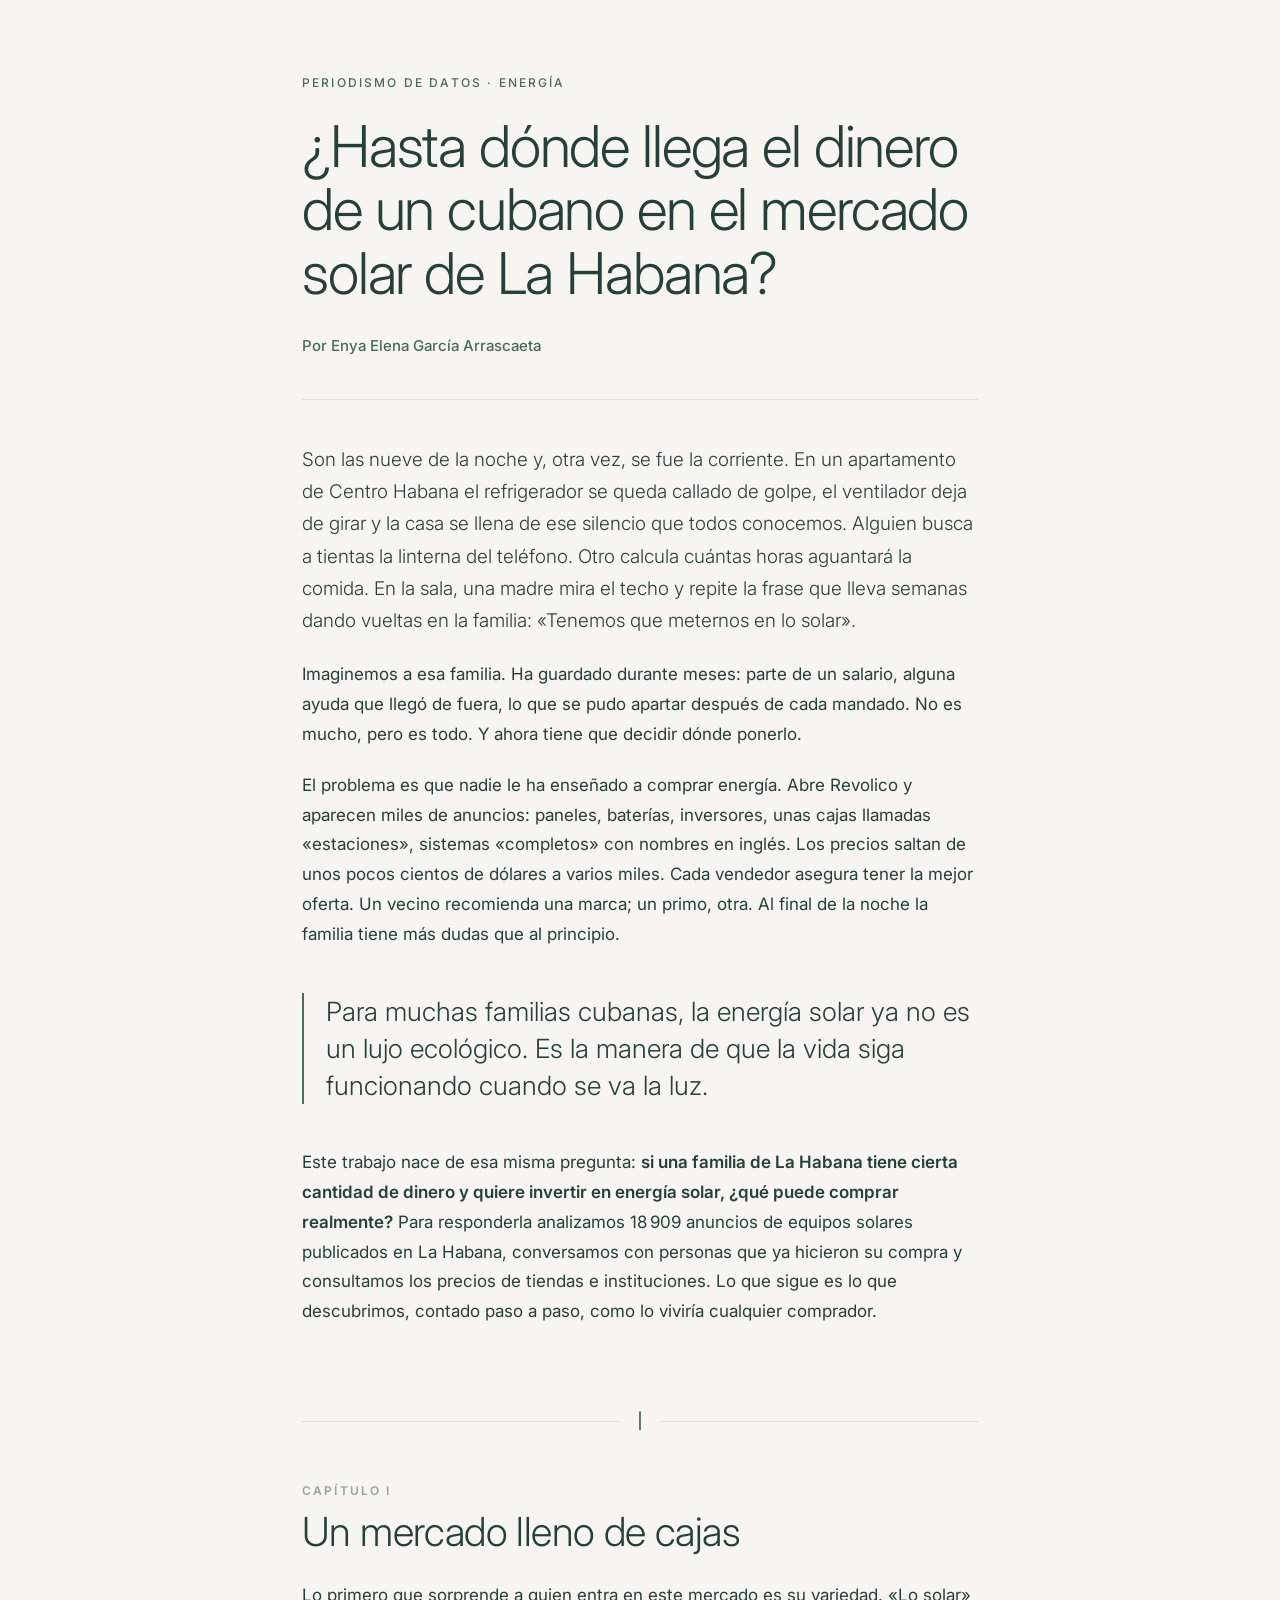
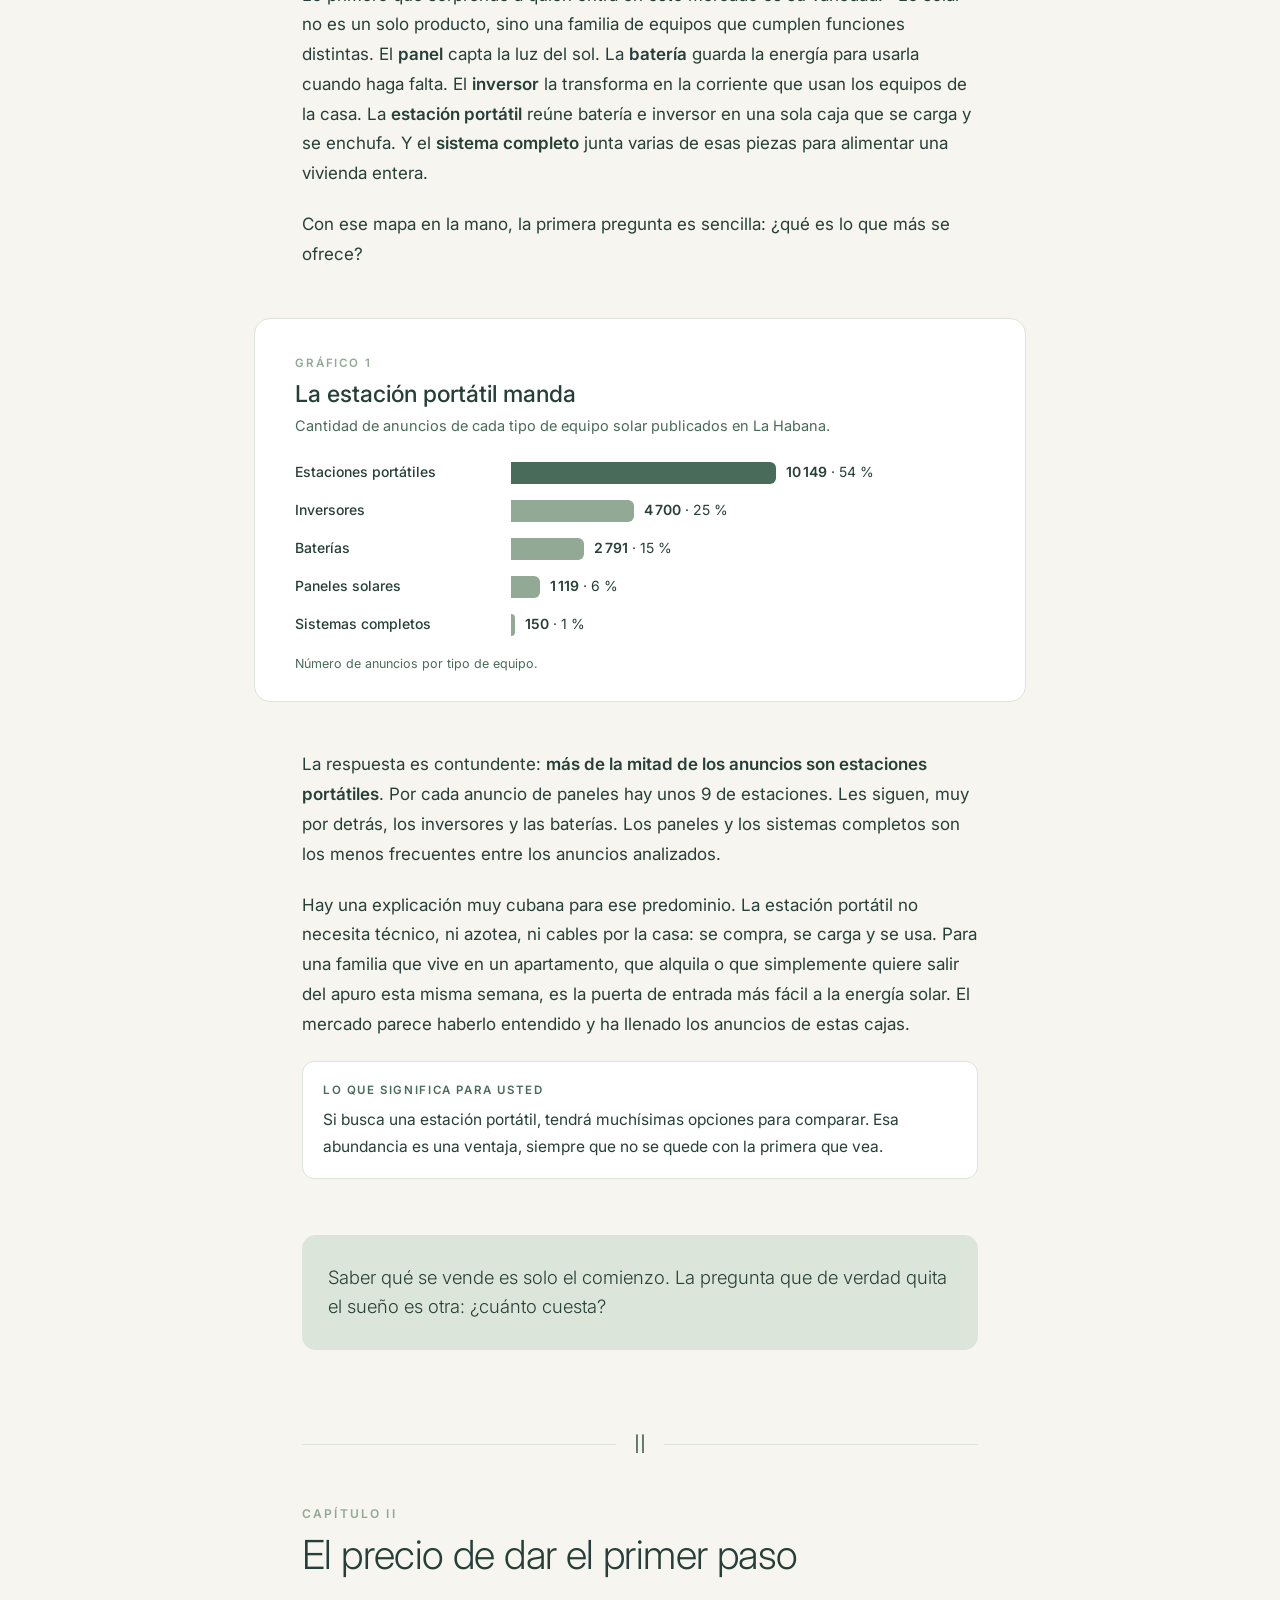
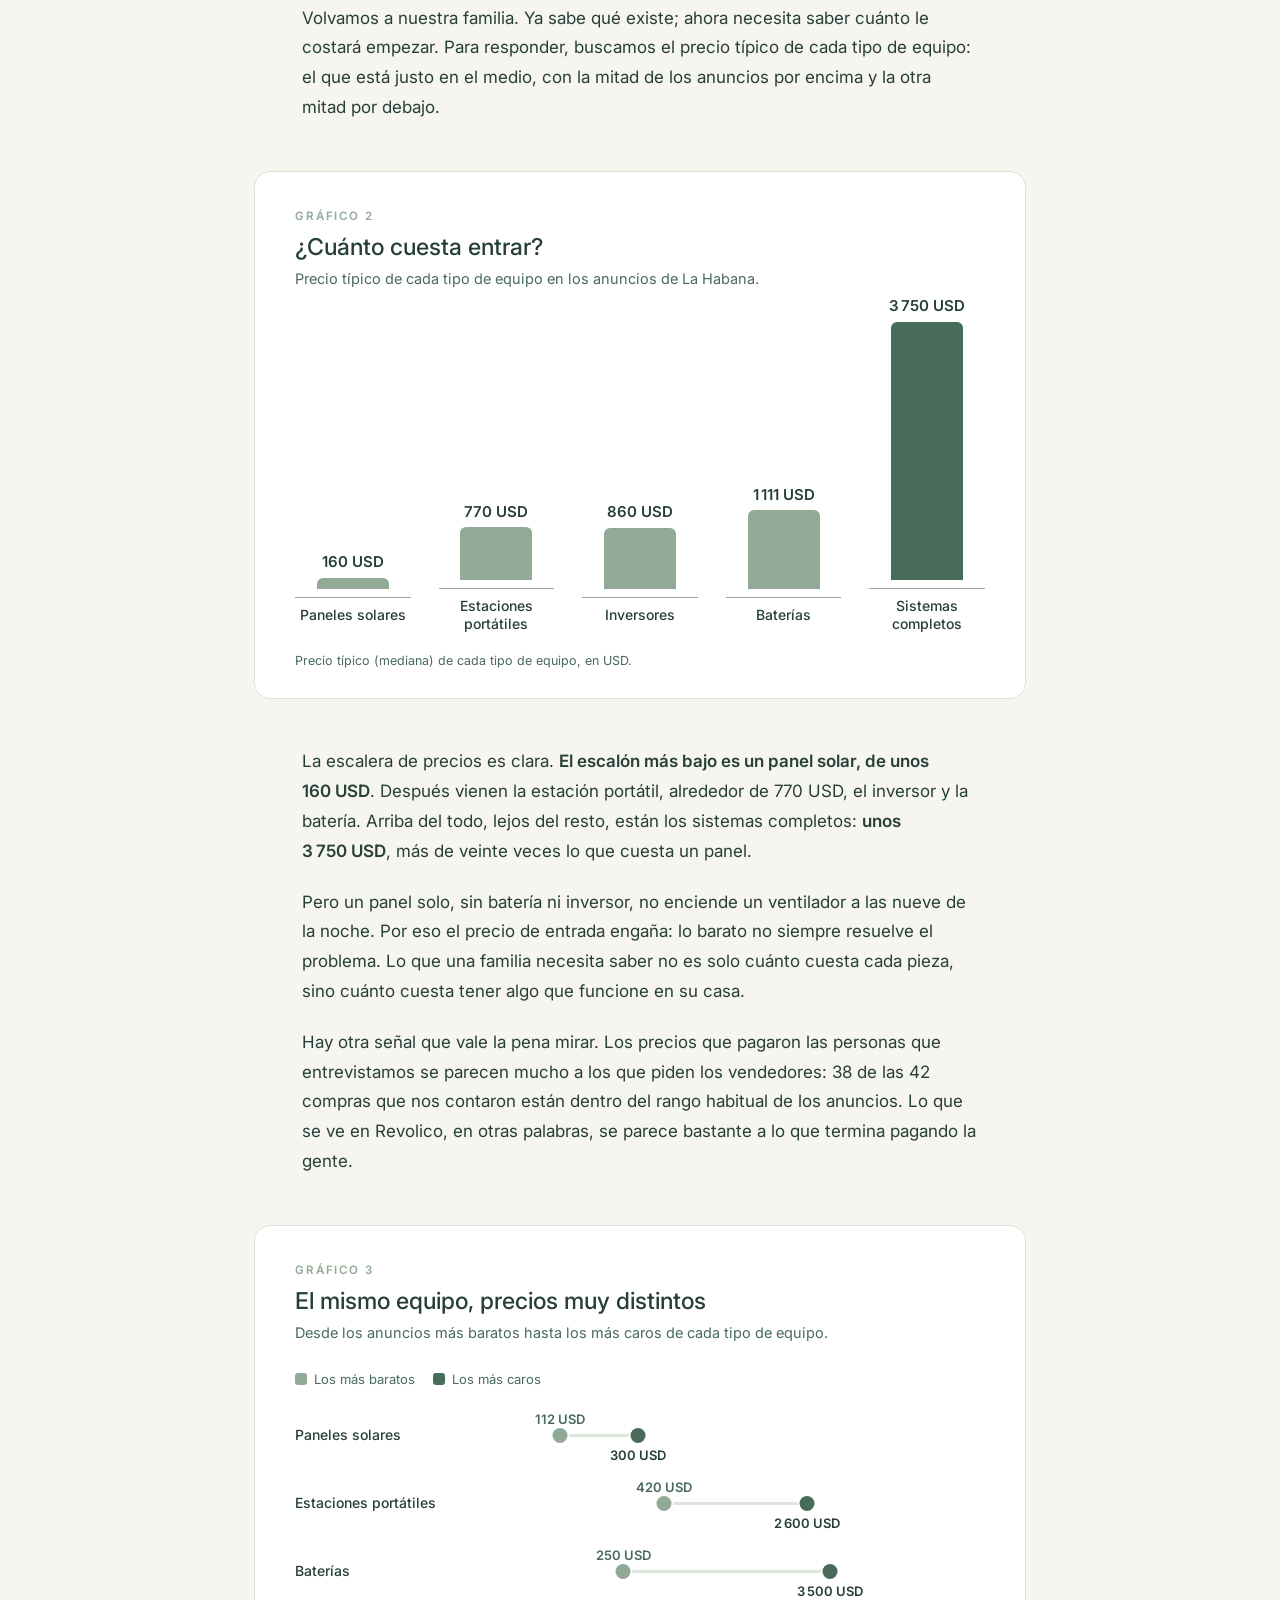
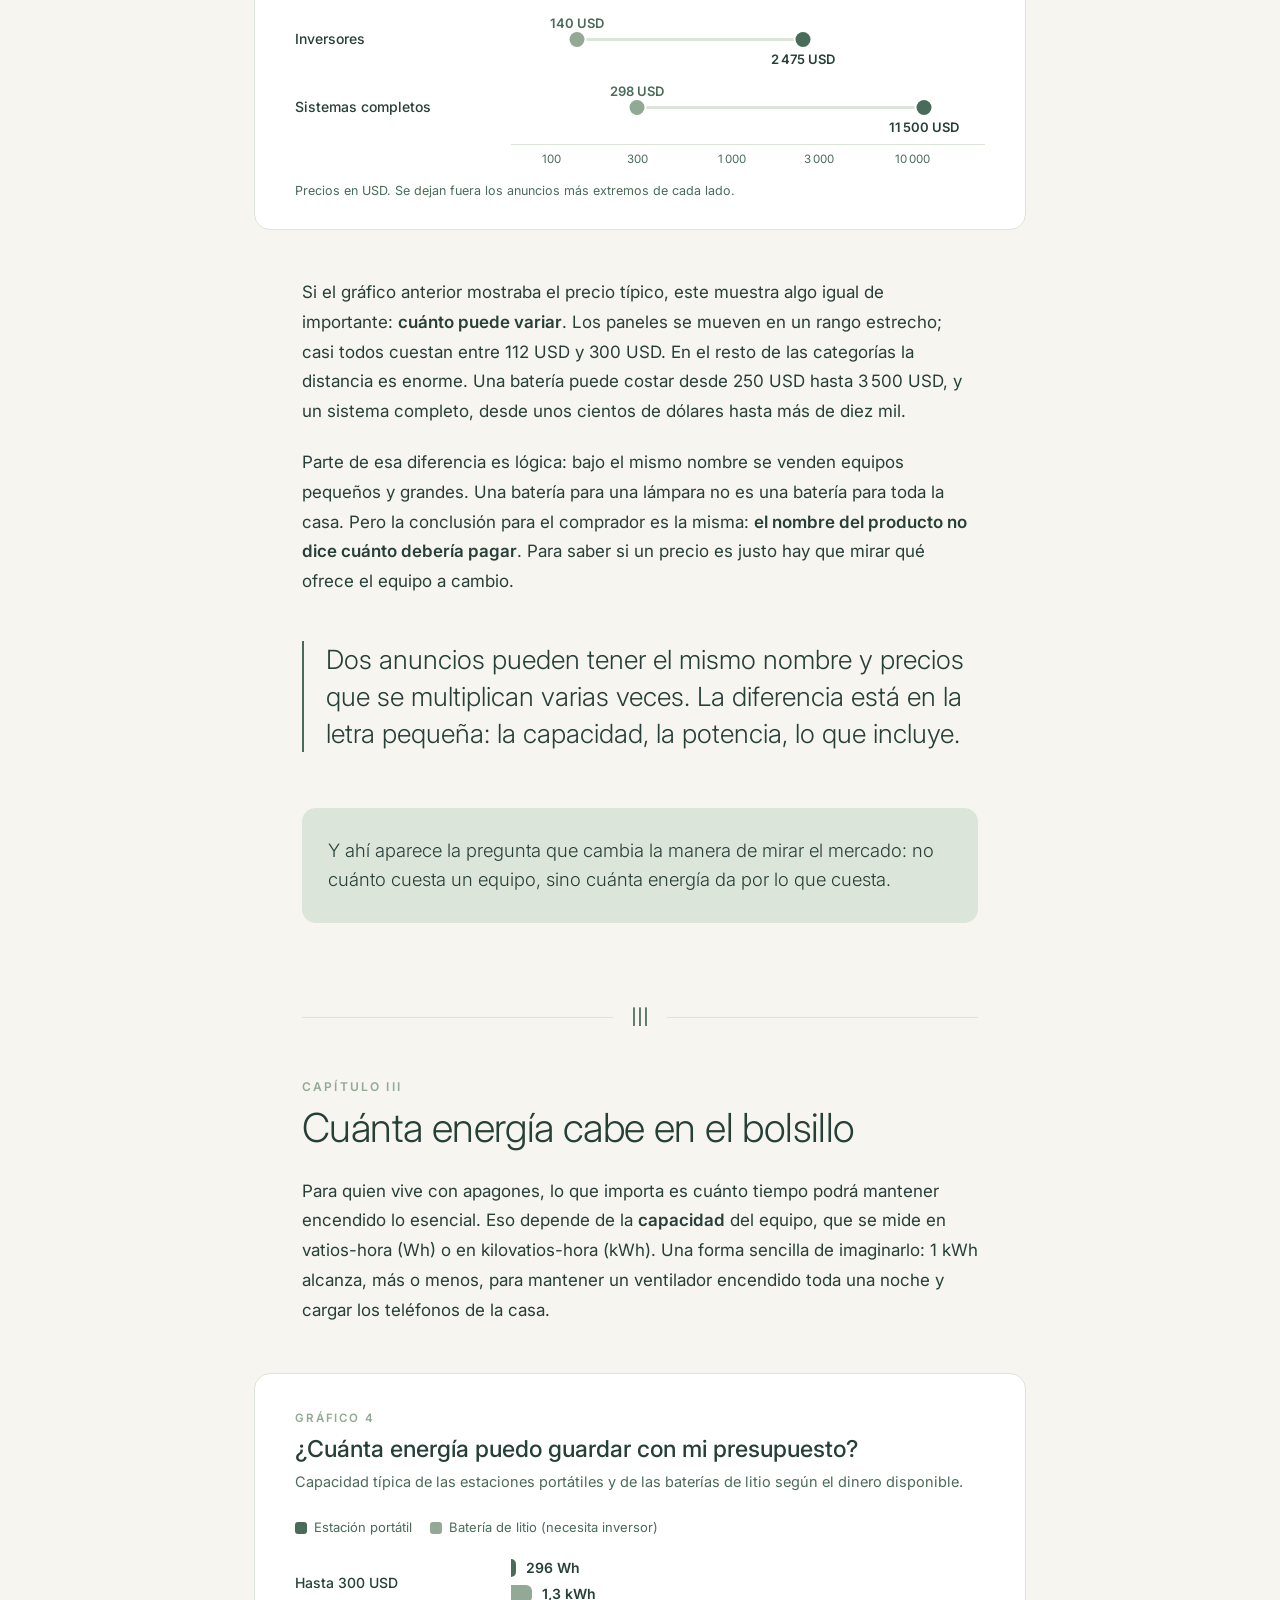
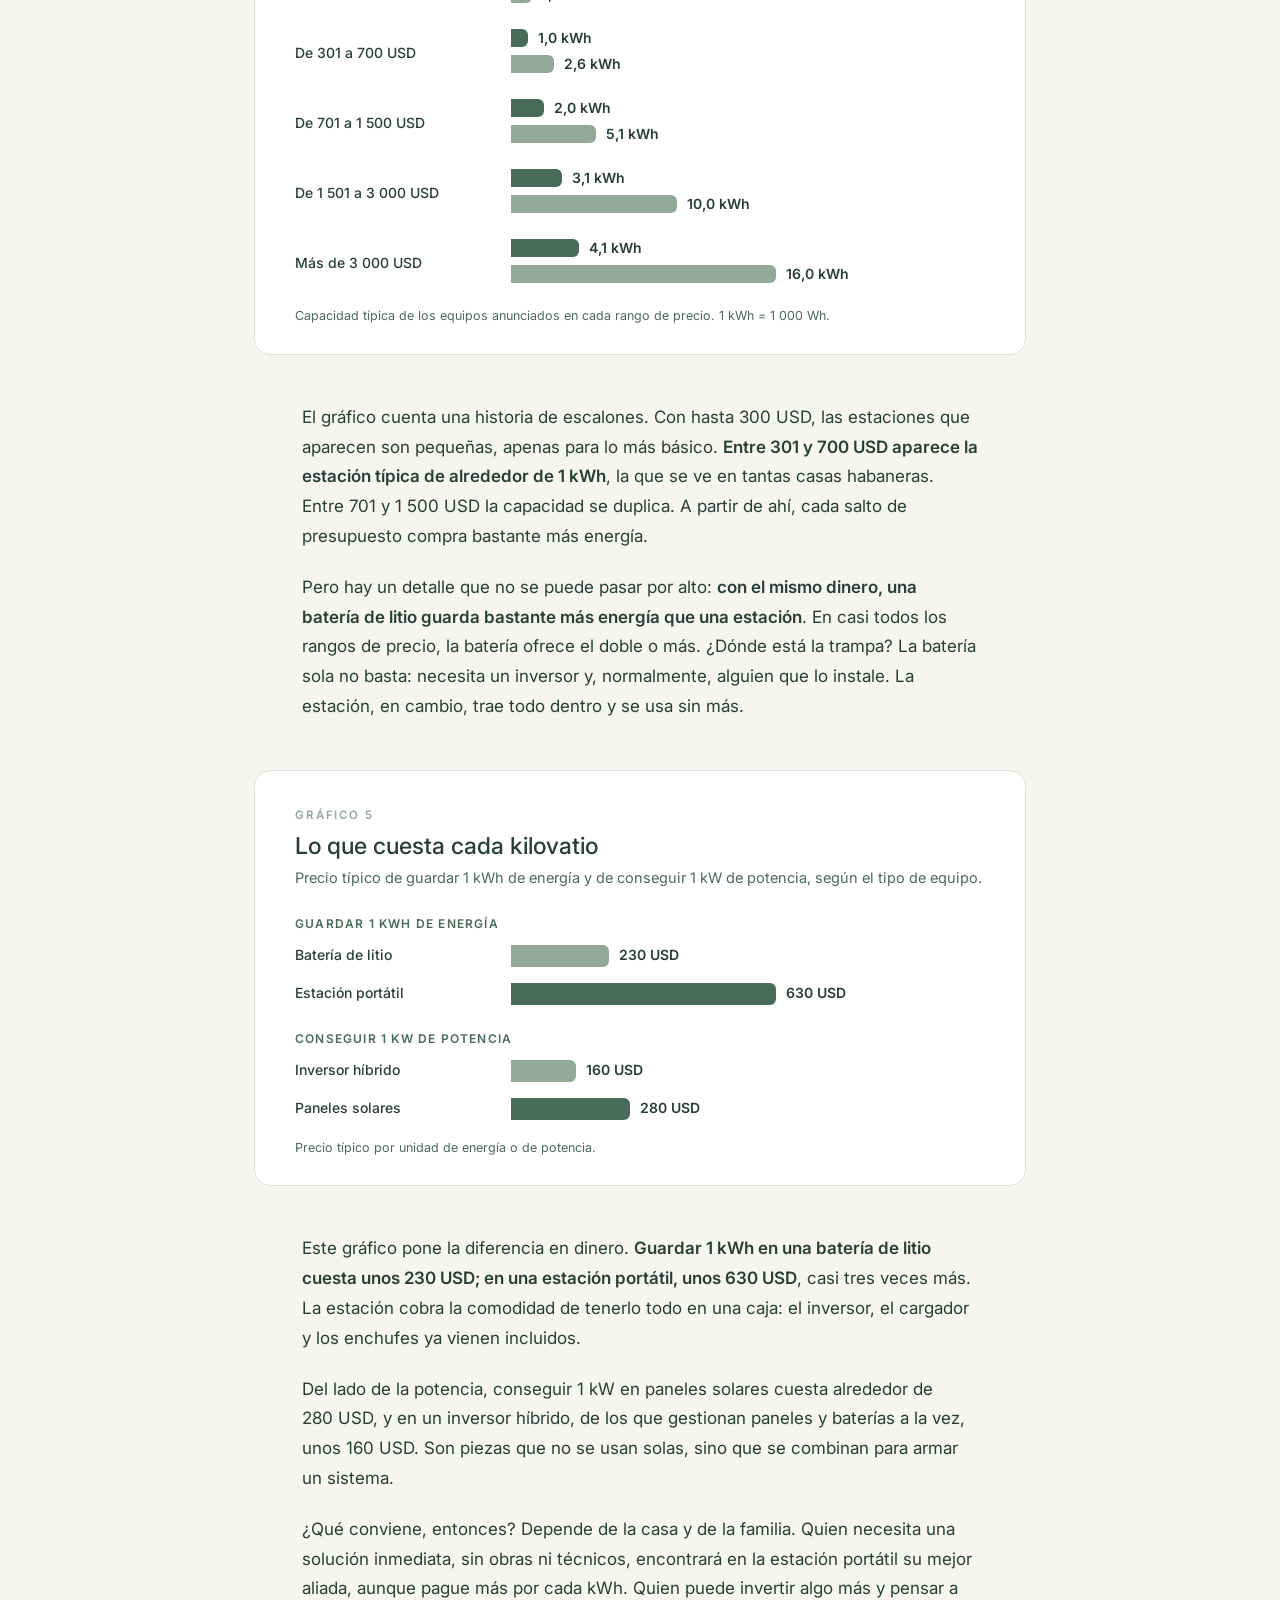
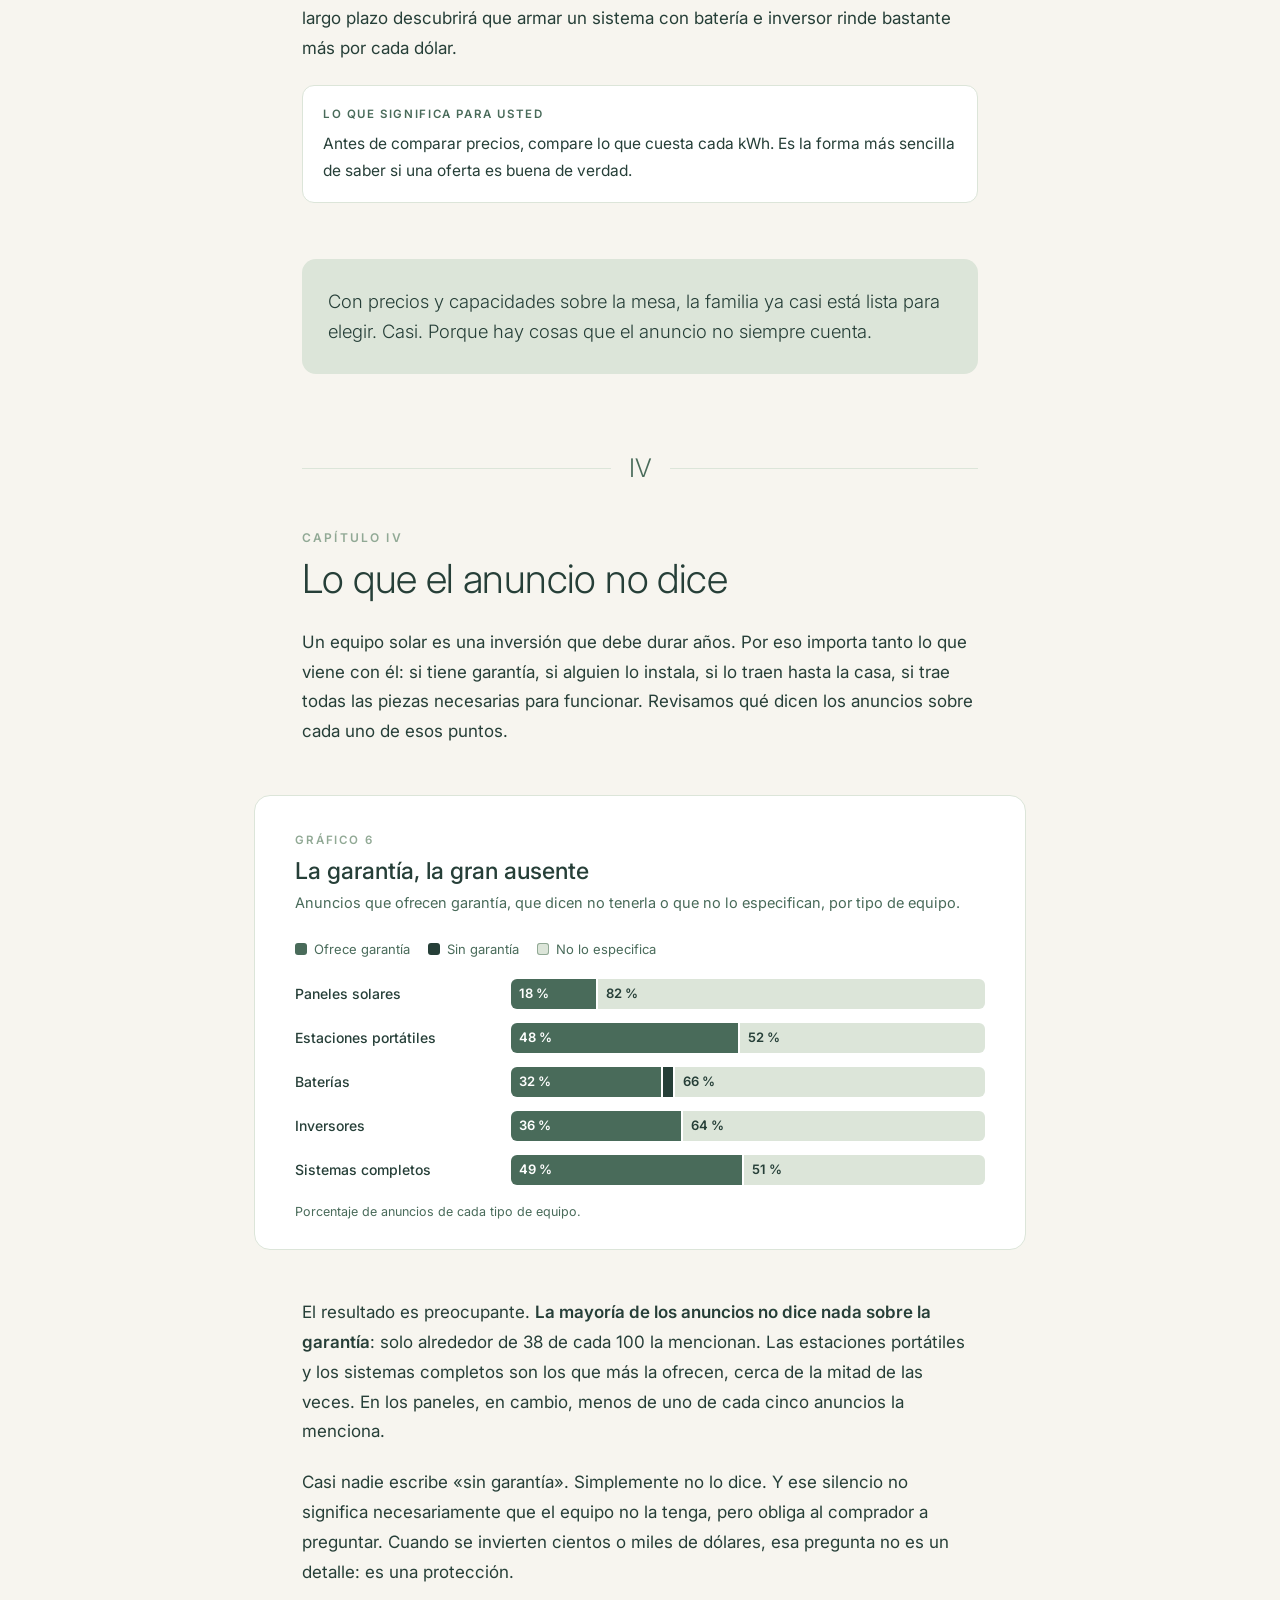
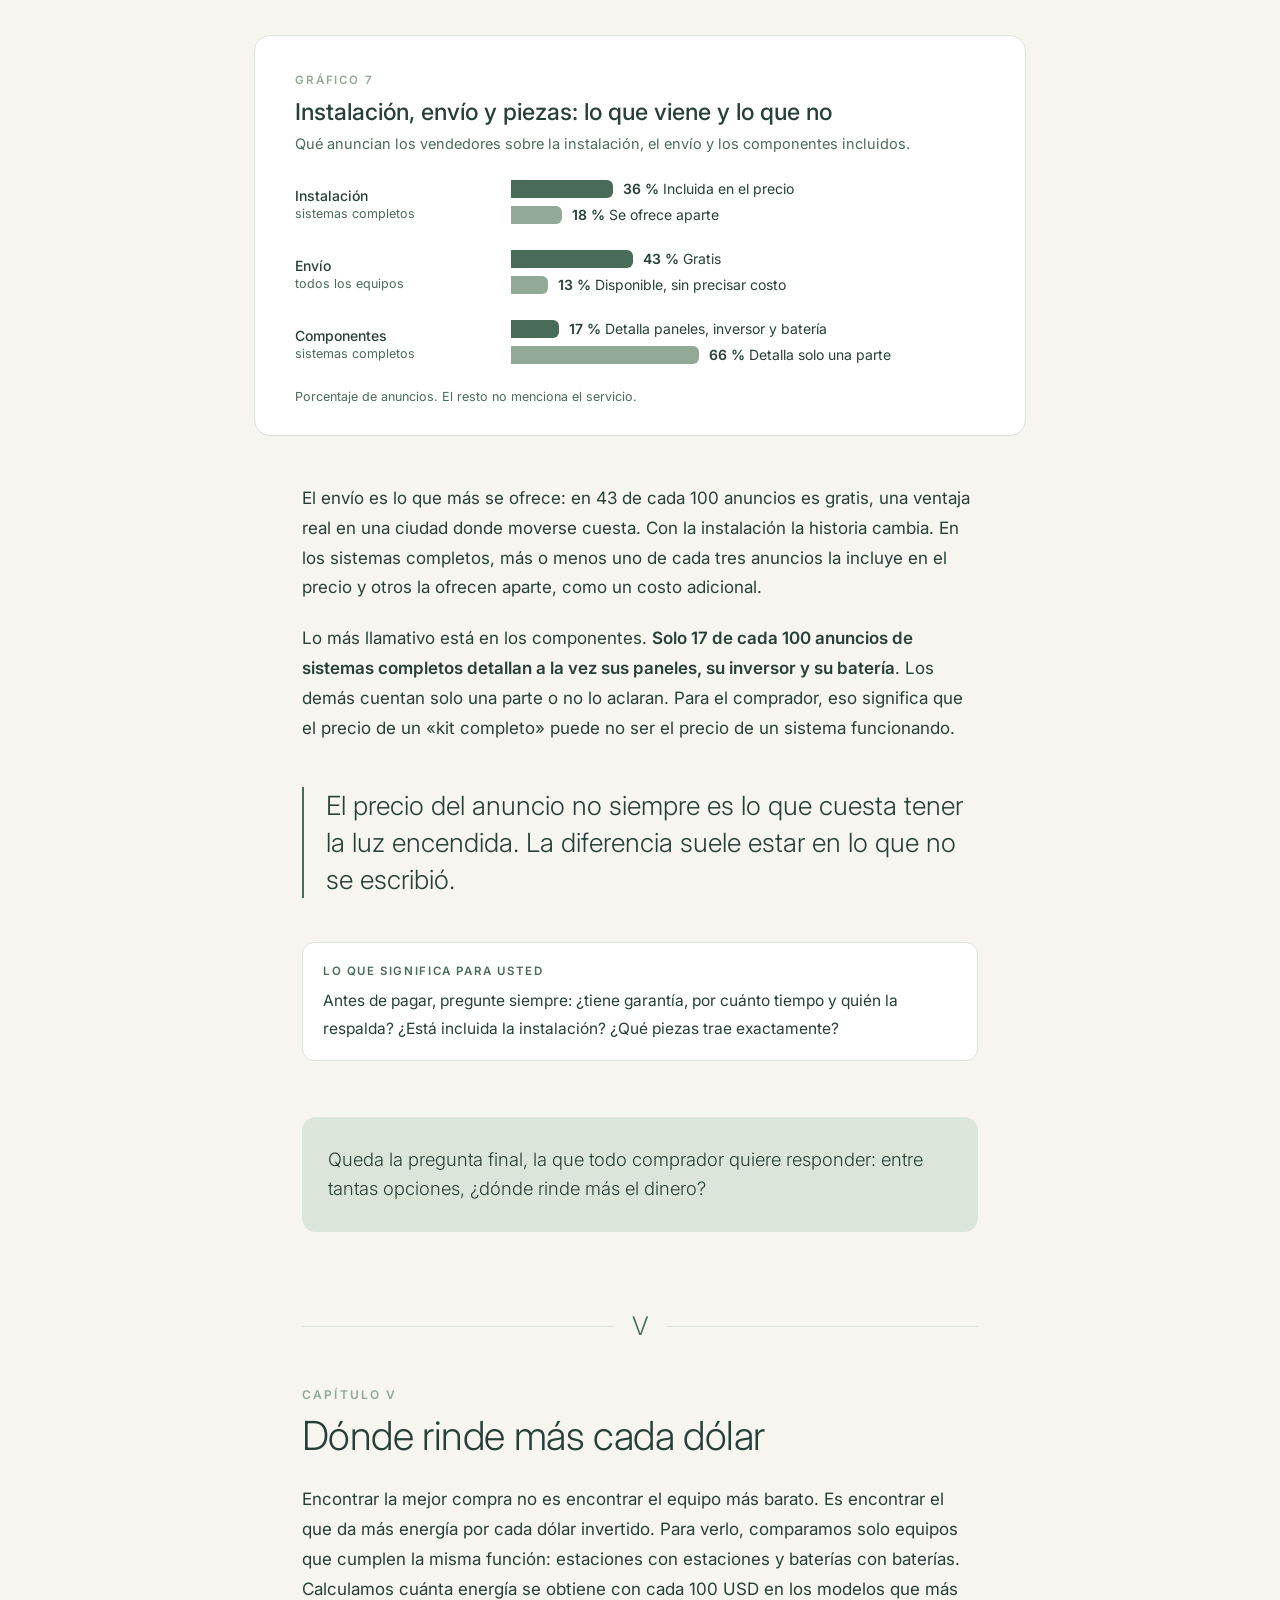
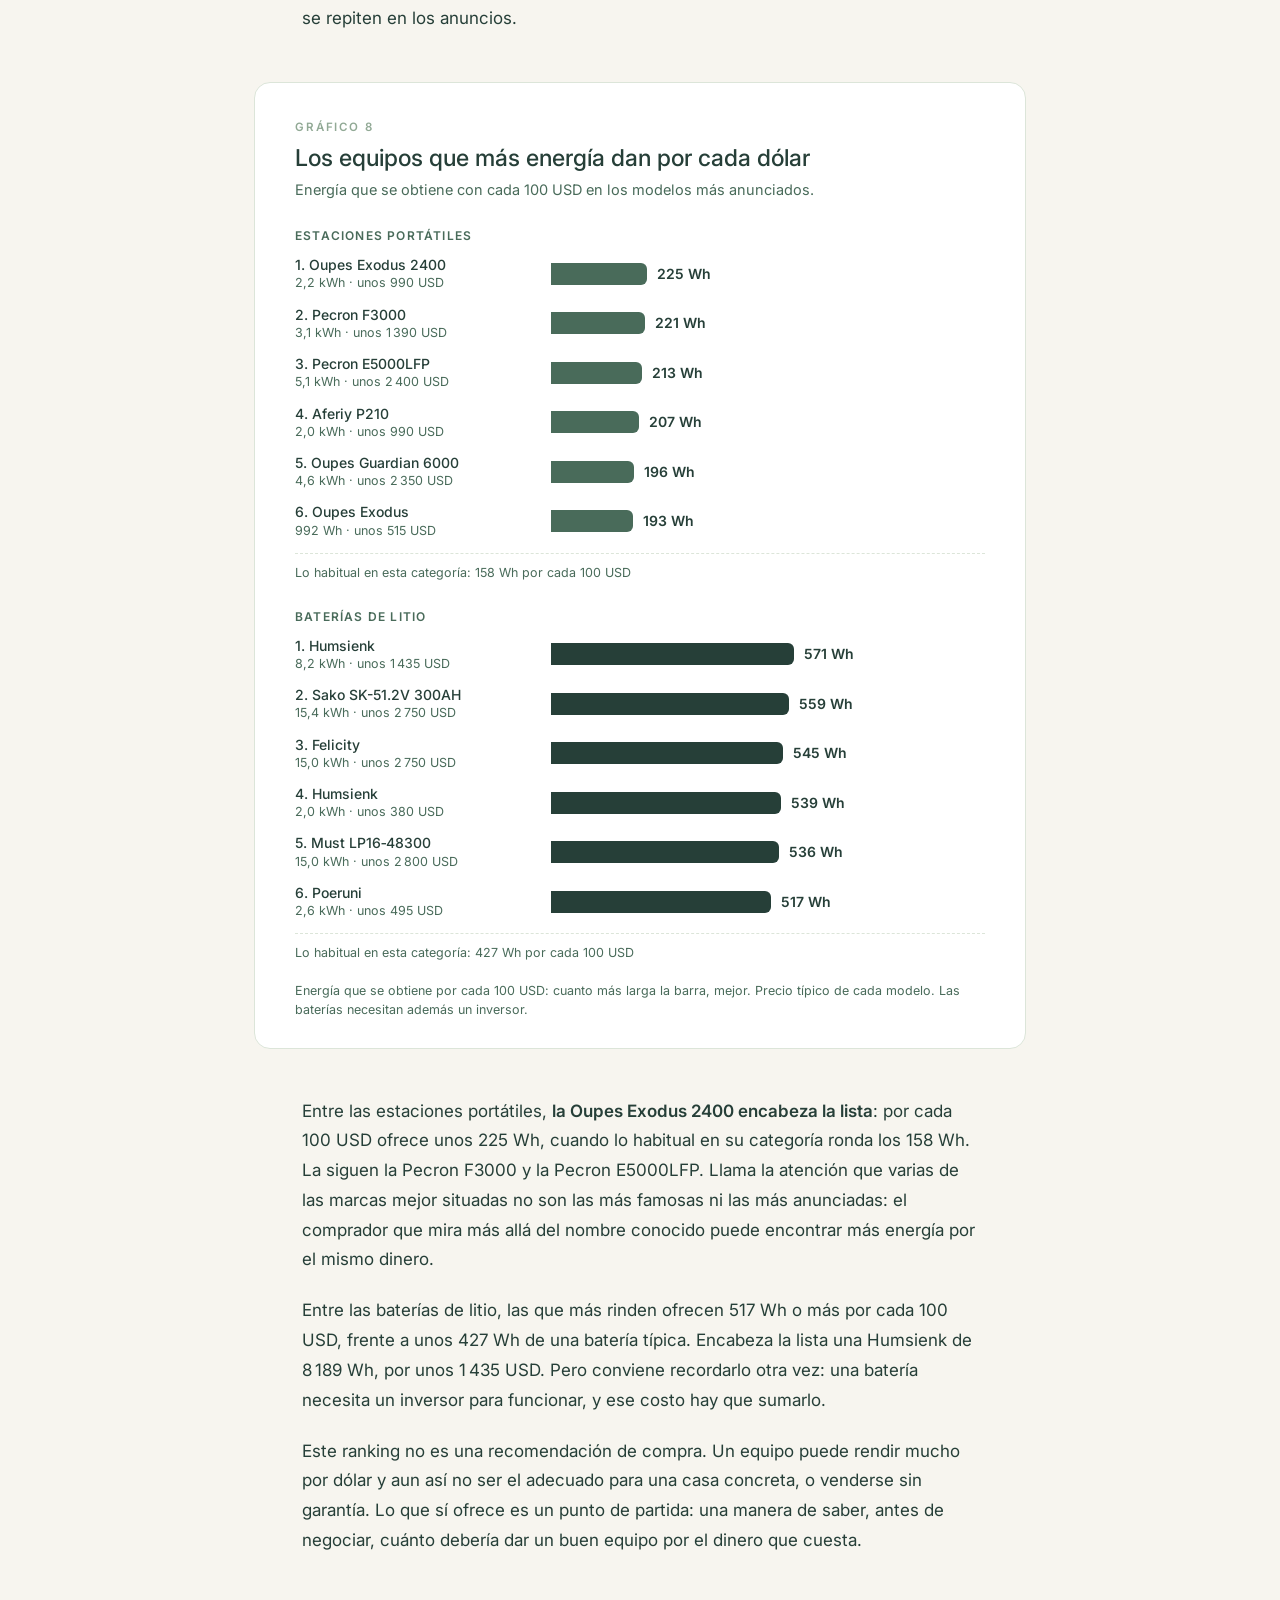
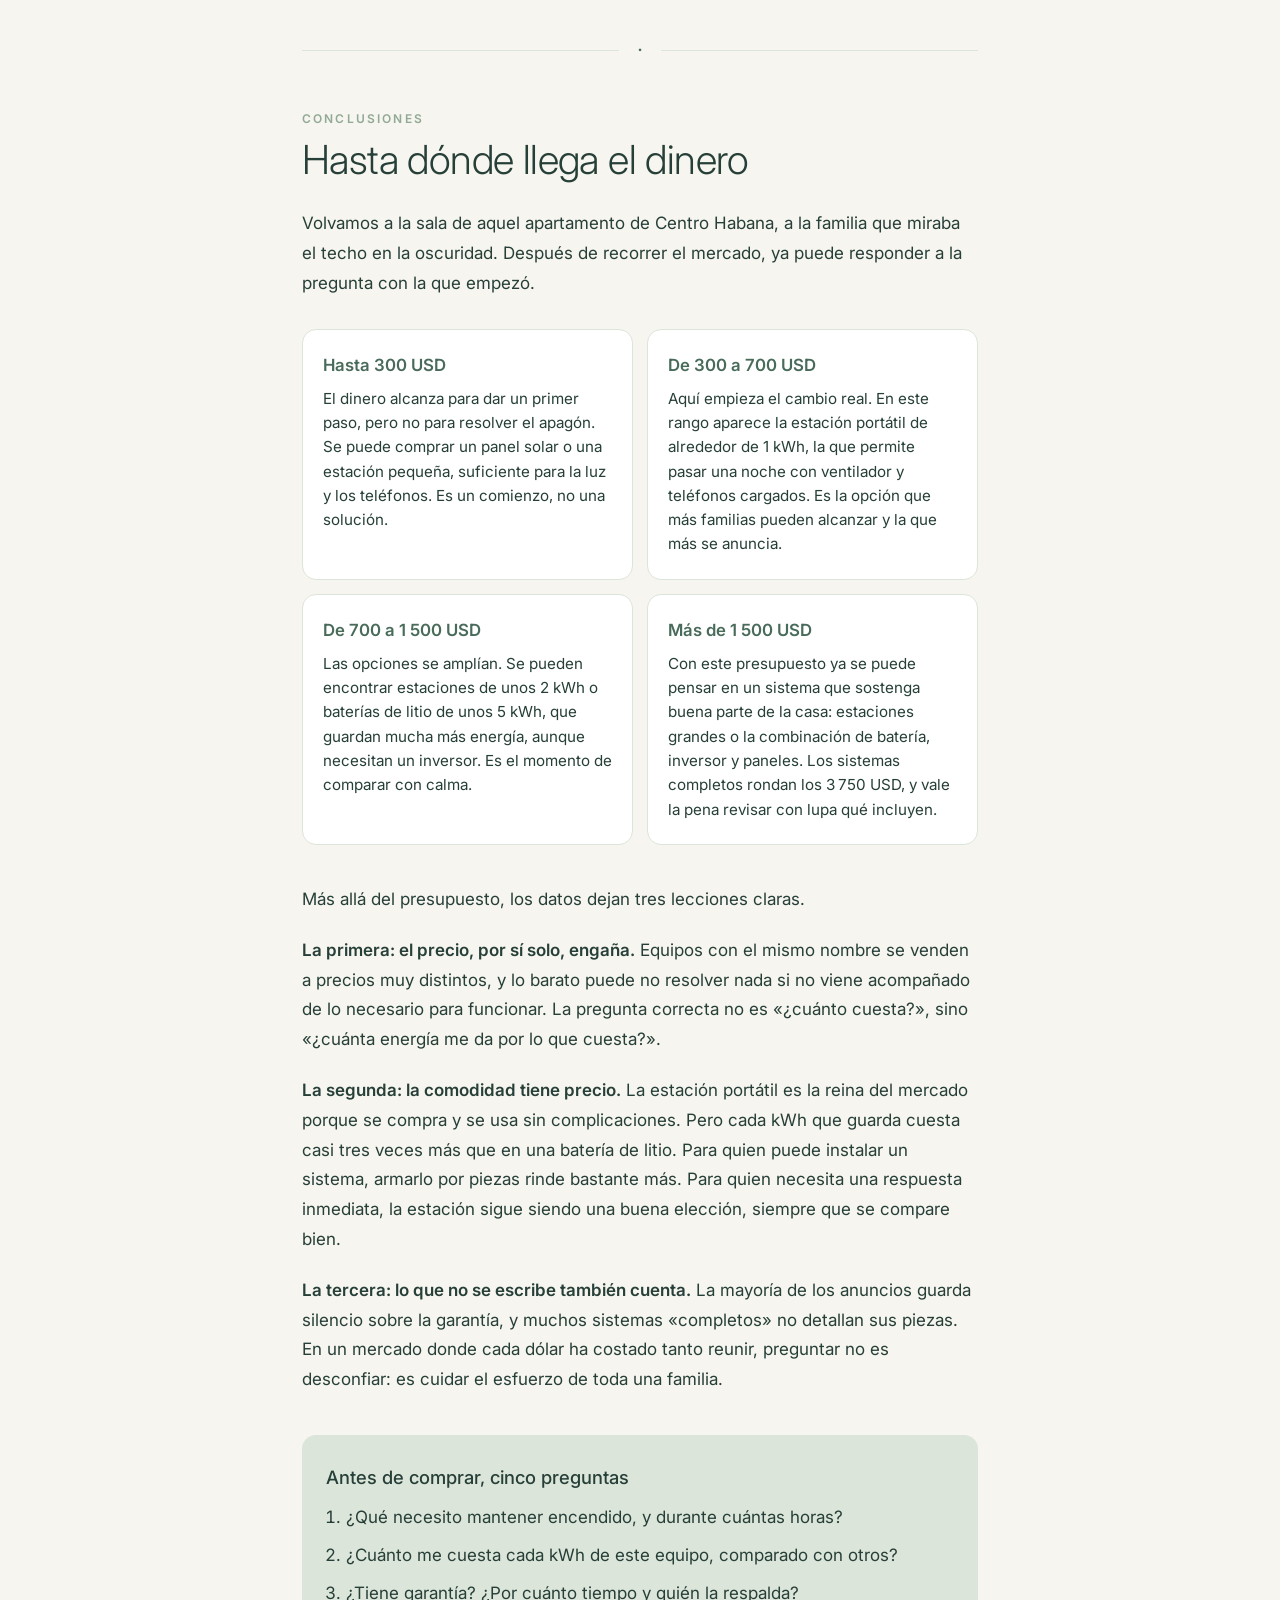
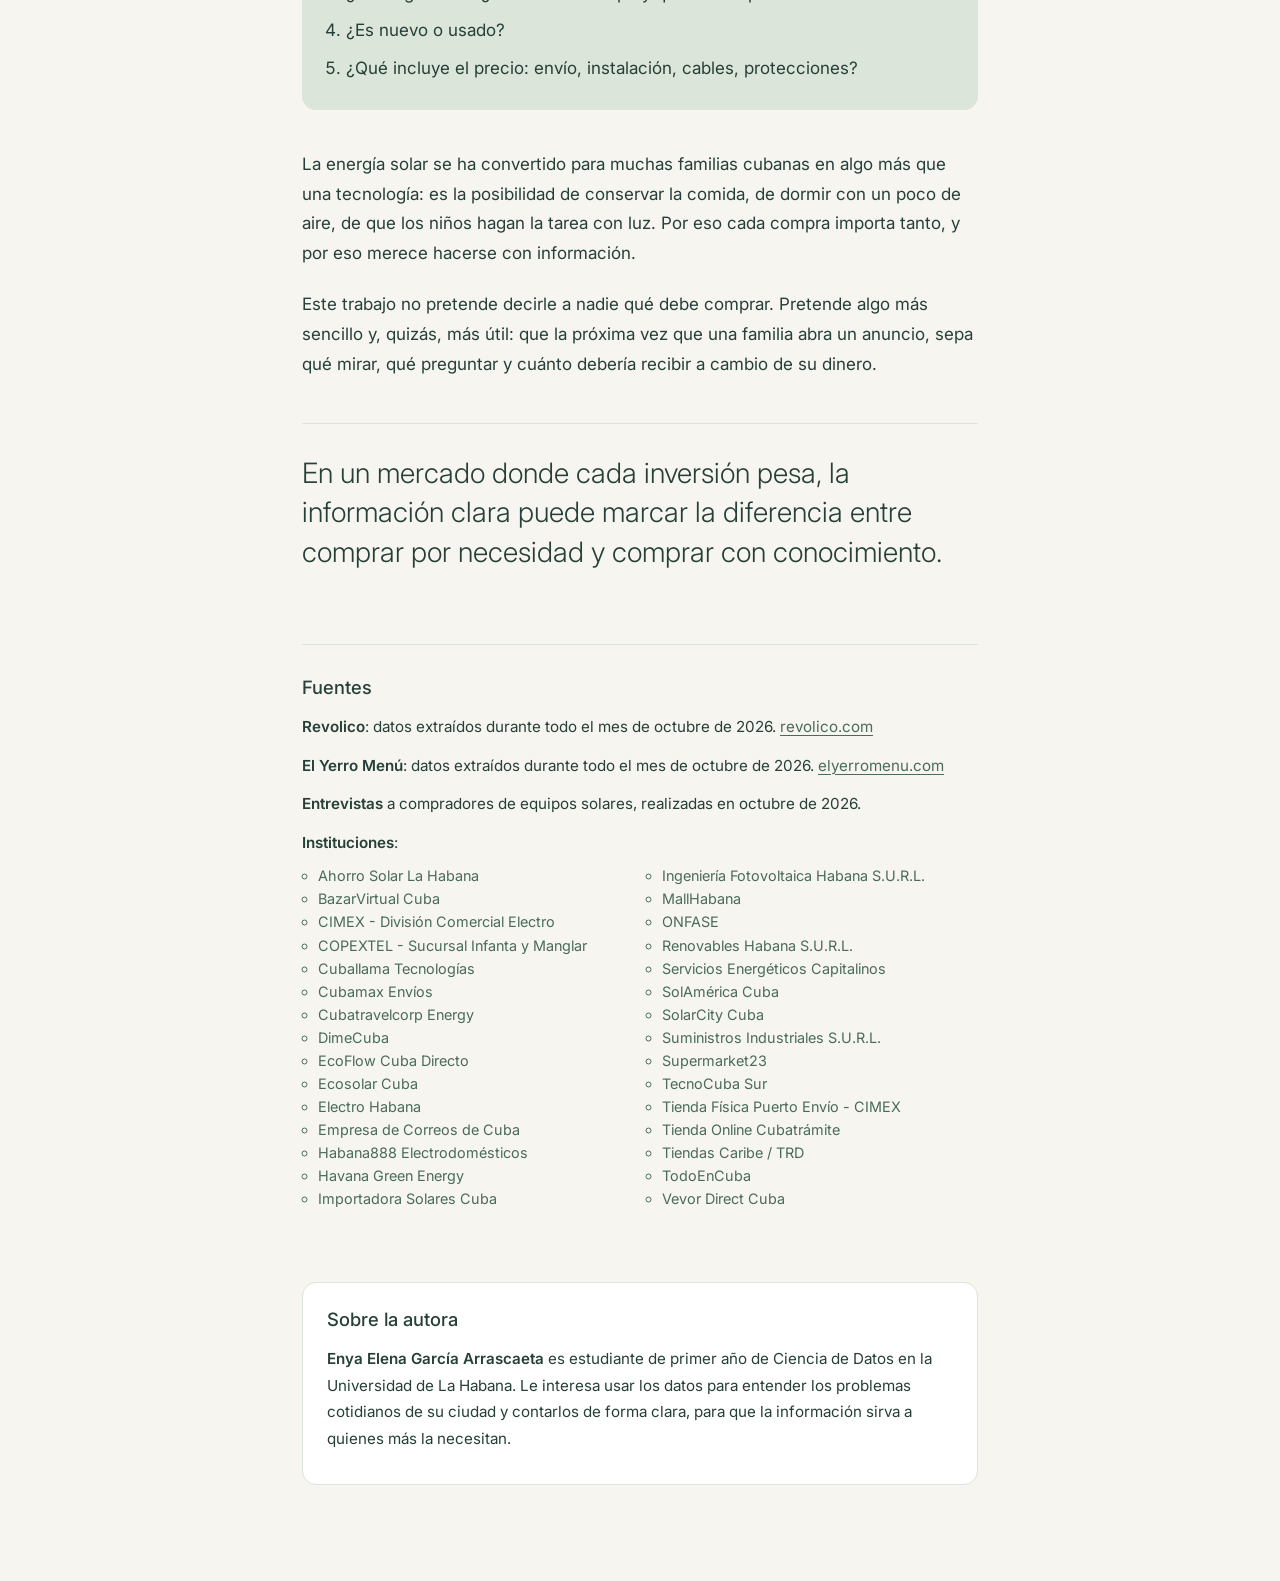
<file: Proyecto del mercado solar/Proyecto Final/index.html>
<!DOCTYPE html>
<html lang="es">
<head>
<meta charset="utf-8">
<meta name="viewport" content="width=device-width, initial-scale=1">
<title>¿Hasta dónde llega el dinero de un cubano en el mercado solar de La Habana?</title>
<meta name="author" content="Enya Elena García Arrascaeta">
<link rel="preconnect" href="https://fonts.googleapis.com">
<link rel="preconnect" href="https://fonts.gstatic.com" crossorigin>
<link href="https://fonts.googleapis.com/css2?family=Inter:wght@300;400;500;600&display=swap" rel="stylesheet">
<style>
/* Identidad visual: verde natural + marfil, tipografía Inter */
:root {
  --bosque: #263F38;   /* títulos y textos destacados */
  --natural: #496B5A;  /* elementos principales, gráficos, enlaces */
  --salvia: #91A995;   /* datos secundarios y detalles */
  --niebla: #DCE5D9;   /* fondos de bloques */
  --marfil: #F7F5EF;   /* fondo general */
  --blanco: #FFFFFF;   /* tarjetas */
  --texto: #263F38;
  --fuente: "Inter", system-ui, -apple-system, "Segoe UI", Roboto, "Helvetica Neue", Arial, sans-serif;
}
* { box-sizing: border-box; }
html { -webkit-text-size-adjust: 100%; }
body { margin: 0; background: var(--marfil); color: var(--texto); font-family: var(--fuente); font-weight: 400;
        font-size: 17px; line-height: 1.75; }
main { max-width: 720px; margin: 0 auto; padding: 0 22px 96px; }
a { color: var(--natural); text-underline-offset: 3px; }
strong { font-weight: 600; color: var(--bosque); }
p { margin: 0 0 1.25em; }

/* portada */
.portada { padding: 72px 0 40px; border-bottom: 1px solid var(--niebla); margin-bottom: 44px; }
.antetitulo { font-size: 12px; font-weight: 500; letter-spacing: .18em; text-transform: uppercase; color: var(--natural); margin-bottom: 22px; }
h1 { font-weight: 300; font-size: clamp(2.1rem, 7.5vw, 3.6rem); line-height: 1.1; letter-spacing: -.02em; color: var(--bosque); margin: 0 0 28px; }
.firma { font-size: 15px; font-weight: 500; color: var(--natural); margin: 0; }

.entrada { font-size: 1.18rem; font-weight: 300; line-height: 1.7; color: var(--bosque); }

/* capítulos */
.separador { display: flex; align-items: center; gap: 18px; margin: 72px 0 36px; color: var(--salvia); }
.separador::before, .separador::after { content: ""; flex: 1; height: 1px; background: var(--niebla); }
.separador span { font-weight: 300; font-size: 1.6rem; color: var(--natural); }
.capitulo-num { font-size: 12px; font-weight: 600; letter-spacing: .18em; text-transform: uppercase; color: var(--salvia); margin-bottom: 8px; }
h2 { font-weight: 300; font-size: clamp(1.75rem, 5.5vw, 2.5rem); line-height: 1.15; letter-spacing: -.015em; color: var(--bosque); margin: 0 0 26px; }

/* frases destacadas */
.destacado { margin: 44px 0; padding: 0 0 0 22px; border-left: 2px solid var(--natural);
              font-weight: 300; font-size: clamp(1.3rem, 4.6vw, 1.65rem); line-height: 1.4; color: var(--bosque); }

/* transiciones entre capítulos */
.transicion { background: var(--niebla); border-radius: 14px; padding: 28px 26px; margin: 56px 0 0; }
.transicion p { margin: 0; font-weight: 300; font-size: 1.15rem; line-height: 1.6; color: var(--bosque); }

/* «Lo que significa para usted» */
.para-ti { background: var(--blanco); border: 1px solid var(--niebla); border-radius: 12px; padding: 18px 20px; font-size: .97rem; }
.para-ti span { display: block; font-size: 11.5px; font-weight: 600; letter-spacing: .14em; text-transform: uppercase; color: var(--natural); margin-bottom: 6px; }

/* gráficos */
.grafico { background: var(--blanco); border: 1px solid var(--niebla); border-radius: 16px; padding: 26px 20px 22px; margin: 40px -8px; }
@media (min-width: 820px) { .grafico { margin: 48px -48px; padding: 34px 40px 28px; } }
.g-num { font-size: 11.5px; font-weight: 600; letter-spacing: .16em; text-transform: uppercase; color: var(--salvia); margin: 0 0 6px; }
.grafico h3 { font-weight: 500; font-size: clamp(1.2rem, 4.4vw, 1.45rem); line-height: 1.3; color: var(--bosque); margin: 0 0 6px; }
.g-desc { font-size: 14.5px; line-height: 1.5; color: var(--natural); margin: 0 0 24px; }

/* conclusiones: tarjetas por presupuesto */
.presupuestos { display: grid; grid-template-columns: 1fr; gap: 14px; margin: 30px 0 40px; }
@media (min-width: 640px) { .presupuestos { grid-template-columns: 1fr 1fr; } }
.tarjeta { background: var(--blanco); border: 1px solid var(--niebla); border-radius: 14px; padding: 22px 20px; }
.tarjeta p { font-size: .95rem; line-height: 1.6; margin: 0; }
.tarjeta .monto { font-weight: 600; font-size: 1.05rem; color: var(--natural); margin-bottom: 8px; }
.recuadro { background: var(--niebla); border-radius: 14px; padding: 26px 24px 14px; margin: 40px 0; }
.recuadro-titulo { font-weight: 500; font-size: 1.15rem; color: var(--bosque); margin-bottom: 10px; }
.recuadro ol { margin: 0 0 12px; padding-left: 1.2em; }
.recuadro li { margin-bottom: 8px; }
.cierre { font-weight: 300; font-size: clamp(1.35rem, 4.8vw, 1.75rem); line-height: 1.4; color: var(--bosque); margin-top: 44px;
           padding-top: 30px; border-top: 1px solid var(--niebla); }

/* fuentes y autora */
.fuentes, .autora { margin-top: 72px; padding-top: 32px; border-top: 1px solid var(--niebla); font-size: .95rem; }
.fuentes h2, .autora h2 { font-weight: 500; font-size: 1.15rem; letter-spacing: 0; margin-bottom: 16px; }
.fuentes > ul { list-style: none; padding: 0; margin: 0; }
.fuentes > ul > li { margin-bottom: 12px; }
.lista-inst { margin: 8px 0 0; padding-left: 1.1em; columns: 1; color: var(--natural); font-size: .9rem; line-height: 1.6; }
@media (min-width: 640px) { .lista-inst { columns: 2; column-gap: 28px; } }
.autora { background: var(--blanco); border: 1px solid var(--niebla); border-radius: 14px; padding: 26px 24px 12px; }

/* Gráficos del artículo: barras y puntos en HTML y CSS.
   Paleta: verde bosque #263F38, verde natural #496B5A, verde salvia #91A995,
   verde niebla #DCE5D9, marfil #F7F5EF, blanco #FFFFFF. */

.g { font-family: "Inter", system-ui, -apple-system, "Segoe UI", Roboto, sans-serif; color: #263F38; font-size: 15px; }
.g .c1 { background: #496B5A; }
.g .c2 { background: #91A995; }
.g .c3 { background: #263F38; }
.g .c4 { background: #263F38; color: #FFFFFF; }
.g .c5 { background: #DCE5D9; color: #263F38; }

.g-leyenda { display: flex; flex-wrap: wrap; gap: 6px 18px; font-size: 13px; color: #496B5A; margin-bottom: 18px; }
.g-leyenda span { display: inline-flex; align-items: center; gap: 7px; }
.g-leyenda i { width: 12px; height: 12px; border-radius: 3px; display: inline-block; }
.g-leyenda i.c5 { box-shadow: inset 0 0 0 1px #91A995; }

.g-nota { font-size: 12.5px; color: #496B5A; margin: 18px 0 0; line-height: 1.5; }
.g-bloque { font-size: 12px; font-weight: 600; letter-spacing: .1em; text-transform: uppercase; color: #496B5A; margin: 22px 0 10px; }
.g-bloque:first-child { margin-top: 0; }
.g-ref { font-size: 12.5px; color: #496B5A; margin: 4px 0 0; padding-top: 8px; border-top: 1px dashed #DCE5D9; }
.g-sub { display: block; font-size: 12.5px; font-weight: 400; color: #496B5A; margin-top: 1px; }

/* filas: etiqueta + pista. En pantallas anchas, una al lado de la otra; en el teléfono, apiladas */
.g-fila { display: grid; grid-template-columns: 1fr; gap: 4px; margin-bottom: 14px; }
.g-etq { font-size: 14px; font-weight: 500; color: #263F38; line-height: 1.3; }
.g-pista { display: flex; align-items: center; gap: 10px; min-height: 24px; }
.g-barra { height: 22px; border-radius: 0 6px 6px 0; flex: none; }
.g-valor { font-size: 14px; color: #263F38; line-height: 1.3; min-width: 0; }
.g-barras-h .g-valor { white-space: nowrap; }
.g-valor b { font-weight: 600; }
.g-vacio { color: #91A995; font-style: italic; }

@media (min-width: 640px) {
  .g-fila { grid-template-columns: 200px 1fr; gap: 16px; align-items: center; }
  .g-ranking .g-fila { grid-template-columns: 240px 1fr; }
}

/* agrupadas: dos barras por grupo */
.g-grupo { display: grid; grid-template-columns: 1fr; gap: 6px; margin-bottom: 18px; }
.g-mini { min-height: 22px; margin-bottom: 4px; }
.g-mini .g-barra { height: 18px; }
@media (min-width: 640px) { .g-grupo { grid-template-columns: 200px 1fr; gap: 16px; align-items: center; } }

/* columnas verticales */
.g-barras-v { display: flex; align-items: flex-end; gap: clamp(8px, 3vw, 28px); height: 300px; padding-top: 8px; }
.g-col { flex: 1; display: flex; flex-direction: column; align-items: center; height: 100%; min-width: 0; }
.g-col .g-valor { font-size: clamp(11.5px, 3.1vw, 15px); font-weight: 600; margin-bottom: 6px; white-space: nowrap; }
.g-col-pista { flex: 1; width: 100%; display: flex; flex-direction: column; align-items: center; justify-content: flex-end; }
.g-col .g-barra { width: min(72px, 100%); border-radius: 6px 6px 0 0; flex: none; }
.g-barras-v { height: 320px; }
.g-col .g-etq { font-size: clamp(11.5px, 3vw, 14px); text-align: center; margin-top: 8px; min-height: 2.6em; border-top: 1px solid #91A995; padding-top: 8px; width: 100%; }

/* rango de precios: dos puntos unidos por una línea, escala logarítmica */
.g-rango { position: relative; height: 54px; display: block; }
.g-linea { position: absolute; top: 26px; height: 3px; background: #DCE5D9; border-radius: 2px; }
.g-punto { position: absolute; top: 20px; width: 15px; height: 15px; border-radius: 50%; transform: translateX(-50%); box-shadow: 0 0 0 2px #FFFFFF; }
.g-rango-txt { position: absolute; top: 0; transform: translateX(-50%); font-size: 13px; font-weight: 600; white-space: nowrap; color: #496B5A; }
.g-rango-txt.fin { top: auto; bottom: -4px; color: #263F38; }
.g-eje { position: relative; height: 20px; border-top: 1px solid #DCE5D9; }
.g-eje span { position: absolute; top: 4px; transform: translateX(-50%); font-size: 11.5px; color: #496B5A; }
.g-fila-eje { margin-top: -4px; }

/* barras apiladas al 100 % */
.g-apilada { display: flex; height: 30px; border-radius: 6px; overflow: hidden; gap: 2px; background: #FFFFFF; }
.g-seg { display: flex; align-items: center; padding-left: 8px; font-size: 13px; font-weight: 600; color: #FFFFFF; white-space: nowrap; overflow: hidden; }
.g-seg.c5 { color: #263F38; }

</style>
</head>
<body>
<main>
<header class="portada">
  <p class="antetitulo">Periodismo de datos · Energía</p>
  <h1>¿Hasta dónde llega el dinero de un cubano en el mercado solar de La Habana?</h1>
  <p class="firma">Por Enya Elena García Arrascaeta</p>
</header>

<section class="apertura">
  <p class="entrada">Son las nueve de la noche y, otra vez, se fue la corriente. En un apartamento de Centro Habana el refrigerador se queda callado de golpe, el ventilador deja de girar y la casa se llena de ese silencio que todos conocemos. Alguien busca a tientas la linterna del teléfono. Otro calcula cuántas horas aguantará la comida. En la sala, una madre mira el techo y repite la frase que lleva semanas dando vueltas en la familia: «Tenemos que meternos en lo solar».</p>
  <p>Imaginemos a esa familia. Ha guardado durante meses: parte de un salario, alguna ayuda que llegó de fuera, lo que se pudo apartar después de cada mandado. No es mucho, pero es todo. Y ahora tiene que decidir dónde ponerlo.</p>
  <p>El problema es que nadie le ha enseñado a comprar energía. Abre Revolico y aparecen miles de anuncios: paneles, baterías, inversores, unas cajas llamadas «estaciones», sistemas «completos» con nombres en inglés. Los precios saltan de unos pocos cientos de dólares a varios miles. Cada vendedor asegura tener la mejor oferta. Un vecino recomienda una marca; un primo, otra. Al final de la noche la familia tiene más dudas que al principio.</p>
  <blockquote class="destacado">Para muchas familias cubanas, la energía solar ya no es un lujo ecológico. Es la manera de que la vida siga funcionando cuando se va la luz.</blockquote>
  <p>Este trabajo nace de esa misma pregunta: <strong>si una familia de La Habana tiene cierta cantidad de dinero y quiere invertir en energía solar, ¿qué puede comprar realmente?</strong> Para responderla analizamos 18 909 anuncios de equipos solares publicados en La Habana, conversamos con personas que ya hicieron su compra y consultamos los precios de tiendas e instituciones. Lo que sigue es lo que descubrimos, contado paso a paso, como lo viviría cualquier comprador.</p>
</section>

<div class="separador" aria-hidden="true"><span>I</span></div>

<section>
  <p class="capitulo-num">Capítulo I</p>
  <h2>Un mercado lleno de cajas</h2>
  <p>Lo primero que sorprende a quien entra en este mercado es su variedad. «Lo solar» no es un solo producto, sino una familia de equipos que cumplen funciones distintas. El <strong>panel</strong> capta la luz del sol. La <strong>batería</strong> guarda la energía para usarla cuando haga falta. El <strong>inversor</strong> la transforma en la corriente que usan los equipos de la casa. La <strong>estación portátil</strong> reúne batería e inversor en una sola caja que se carga y se enchufa. Y el <strong>sistema completo</strong> junta varias de esas piezas para alimentar una vivienda entera.</p>
  <p>Con ese mapa en la mano, la primera pregunta es sencilla: ¿qué es lo que más se ofrece?</p>

  <figure class="grafico" id="grafico-1"><p class="g-num">Gráfico 1</p><h3>La estación portátil manda</h3><p class="g-desc">Cantidad de anuncios de cada tipo de equipo solar publicados en La Habana.</p><div class="g g-barras-h"><div class="g-fila"><div class="g-etq">Estaciones portátiles</div><div class="g-pista"><div class="g-barra c1" style="width:56.0%"></div><span class="g-valor"><b>10 149</b> · 54 %</span></div></div><div class="g-fila"><div class="g-etq">Inversores</div><div class="g-pista"><div class="g-barra c2" style="width:25.9%"></div><span class="g-valor"><b>4 700</b> · 25 %</span></div></div><div class="g-fila"><div class="g-etq">Baterías</div><div class="g-pista"><div class="g-barra c2" style="width:15.4%"></div><span class="g-valor"><b>2 791</b> · 15 %</span></div></div><div class="g-fila"><div class="g-etq">Paneles solares</div><div class="g-pista"><div class="g-barra c2" style="width:6.2%"></div><span class="g-valor"><b>1 119</b> · 6 %</span></div></div><div class="g-fila"><div class="g-etq">Sistemas completos</div><div class="g-pista"><div class="g-barra c2" style="width:0.8%"></div><span class="g-valor"><b>150</b> · 1 %</span></div></div><p class="g-nota">Número de anuncios por tipo de equipo.</p></div></figure>

  <p>La respuesta es contundente: <strong>más de la mitad de los anuncios son estaciones portátiles</strong>. Por cada anuncio de paneles hay unos 9 de estaciones. Les siguen, muy por detrás, los inversores y las baterías. Los paneles y los sistemas completos son los menos frecuentes entre los anuncios analizados.</p>
  <p>Hay una explicación muy cubana para ese predominio. La estación portátil no necesita técnico, ni azotea, ni cables por la casa: se compra, se carga y se usa. Para una familia que vive en un apartamento, que alquila o que simplemente quiere salir del apuro esta misma semana, es la puerta de entrada más fácil a la energía solar. El mercado parece haberlo entendido y ha llenado los anuncios de estas cajas.</p>
  <p class="para-ti"><span>Lo que significa para usted</span> Si busca una estación portátil, tendrá muchísimas opciones para comparar. Esa abundancia es una ventaja, siempre que no se quede con la primera que vea.</p>
</section>

<div class="transicion"><p>Saber qué se vende es solo el comienzo. La pregunta que de verdad quita el sueño es otra: ¿cuánto cuesta?</p></div>

<div class="separador" aria-hidden="true"><span>II</span></div>

<section>
  <p class="capitulo-num">Capítulo II</p>
  <h2>El precio de dar el primer paso</h2>
  <p>Volvamos a nuestra familia. Ya sabe qué existe; ahora necesita saber cuánto le costará empezar. Para responder, buscamos el precio típico de cada tipo de equipo: el que está justo en el medio, con la mitad de los anuncios por encima y la otra mitad por debajo.</p>

  <figure class="grafico" id="grafico-2"><p class="g-num">Gráfico 2</p><h3>¿Cuánto cuesta entrar?</h3><p class="g-desc">Precio típico de cada tipo de equipo en los anuncios de La Habana.</p><div class="g g-barras-v"><div class="g-col"><div class="g-col-pista"><span class="g-valor">160 USD</span><div class="g-barra c2" style="height:4.3%"></div></div><span class="g-etq">Paneles solares</span></div><div class="g-col"><div class="g-col-pista"><span class="g-valor">770 USD</span><div class="g-barra c2" style="height:20.5%"></div></div><span class="g-etq">Estaciones portátiles</span></div><div class="g-col"><div class="g-col-pista"><span class="g-valor">860 USD</span><div class="g-barra c2" style="height:22.9%"></div></div><span class="g-etq">Inversores</span></div><div class="g-col"><div class="g-col-pista"><span class="g-valor">1 111 USD</span><div class="g-barra c2" style="height:29.6%"></div></div><span class="g-etq">Baterías</span></div><div class="g-col"><div class="g-col-pista"><span class="g-valor">3 750 USD</span><div class="g-barra c1" style="height:100.0%"></div></div><span class="g-etq">Sistemas completos</span></div></div><p class="g-nota">Precio típico (mediana) de cada tipo de equipo, en USD.</p></figure>

  <p>La escalera de precios es clara. <strong>El escalón más bajo es un panel solar, de unos 160 USD</strong>. Después vienen la estación portátil, alrededor de 770 USD, el inversor y la batería. Arriba del todo, lejos del resto, están los sistemas completos: <strong>unos 3 750 USD</strong>, más de veinte veces lo que cuesta un panel.</p>
  <p>Pero un panel solo, sin batería ni inversor, no enciende un ventilador a las nueve de la noche. Por eso el precio de entrada engaña: lo barato no siempre resuelve el problema. Lo que una familia necesita saber no es solo cuánto cuesta cada pieza, sino cuánto cuesta tener algo que funcione en su casa.</p>
  <p>Hay otra señal que vale la pena mirar. Los precios que pagaron las personas que entrevistamos se parecen mucho a los que piden los vendedores: 38 de las 42 compras que nos contaron están dentro del rango habitual de los anuncios. Lo que se ve en Revolico, en otras palabras, se parece bastante a lo que termina pagando la gente.</p>

  <figure class="grafico" id="grafico-3"><p class="g-num">Gráfico 3</p><h3>El mismo equipo, precios muy distintos</h3><p class="g-desc">Desde los anuncios más baratos hasta los más caros de cada tipo de equipo.</p><div class="g g-puntos"><div class="g-leyenda"><span><i class="c2"></i>Los más baratos</span><span><i class="c1"></i>Los más caros</span></div><div class="g-fila"><div class="g-etq">Paneles solares</div><div class="g-pista g-rango"><div class="g-linea" style="left:10.3%;width:16.3%"></div><span class="g-punto c2" style="left:10.3%"></span><span class="g-punto c1" style="left:26.7%"></span><span class="g-rango-txt" style="left:10.3%">112 USD</span><span class="g-rango-txt fin" style="left:26.7%">300 USD</span></div></div><div class="g-fila"><div class="g-etq">Estaciones portátiles</div><div class="g-pista g-rango"><div class="g-linea" style="left:32.3%;width:30.2%"></div><span class="g-punto c2" style="left:32.3%"></span><span class="g-punto c1" style="left:62.5%"></span><span class="g-rango-txt" style="left:32.3%">420 USD</span><span class="g-rango-txt fin" style="left:62.5%">2 600 USD</span></div></div><div class="g-fila"><div class="g-etq">Baterías</div><div class="g-pista g-rango"><div class="g-linea" style="left:23.7%;width:43.7%"></div><span class="g-punto c2" style="left:23.7%"></span><span class="g-punto c1" style="left:67.4%"></span><span class="g-rango-txt" style="left:23.7%">250 USD</span><span class="g-rango-txt fin" style="left:67.4%">3 500 USD</span></div></div><div class="g-fila"><div class="g-etq">Inversores</div><div class="g-pista g-rango"><div class="g-linea" style="left:14.0%;width:47.6%"></div><span class="g-punto c2" style="left:14.0%"></span><span class="g-punto c1" style="left:61.7%"></span><span class="g-rango-txt" style="left:14.0%">140 USD</span><span class="g-rango-txt fin" style="left:61.7%">2 475 USD</span></div></div><div class="g-fila"><div class="g-etq">Sistemas completos</div><div class="g-pista g-rango"><div class="g-linea" style="left:26.6%;width:60.6%"></div><span class="g-punto c2" style="left:26.6%"></span><span class="g-punto c1" style="left:87.1%"></span><span class="g-rango-txt" style="left:26.6%">298 USD</span><span class="g-rango-txt fin" style="left:87.1%">11 500 USD</span></div></div><div class="g-fila g-fila-eje"><div class="g-etq"></div><div class="g-eje"><span style="left:8.5%">100</span><span style="left:26.7%">300</span><span style="left:46.6%">1 000</span><span style="left:64.9%">3 000</span><span style="left:84.8%">10 000</span></div></div><p class="g-nota">Precios en USD. Se dejan fuera los anuncios más extremos de cada lado.</p></div></figure>

  <p>Si el gráfico anterior mostraba el precio típico, este muestra algo igual de importante: <strong>cuánto puede variar</strong>. Los paneles se mueven en un rango estrecho; casi todos cuestan entre 112 USD y 300 USD. En el resto de las categorías la distancia es enorme. Una batería puede costar desde 250 USD hasta 3 500 USD, y un sistema completo, desde unos cientos de dólares hasta más de diez mil.</p>
  <p>Parte de esa diferencia es lógica: bajo el mismo nombre se venden equipos pequeños y grandes. Una batería para una lámpara no es una batería para toda la casa. Pero la conclusión para el comprador es la misma: <strong>el nombre del producto no dice cuánto debería pagar</strong>. Para saber si un precio es justo hay que mirar qué ofrece el equipo a cambio.</p>
  <blockquote class="destacado">Dos anuncios pueden tener el mismo nombre y precios que se multiplican varias veces. La diferencia está en la letra pequeña: la capacidad, la potencia, lo que incluye.</blockquote>
</section>

<div class="transicion"><p>Y ahí aparece la pregunta que cambia la manera de mirar el mercado: no cuánto cuesta un equipo, sino cuánta energía da por lo que cuesta.</p></div>

<div class="separador" aria-hidden="true"><span>III</span></div>

<section>
  <p class="capitulo-num">Capítulo III</p>
  <h2>Cuánta energía cabe en el bolsillo</h2>
  <p>Para quien vive con apagones, lo que importa es cuánto tiempo podrá mantener encendido lo esencial. Eso depende de la <strong>capacidad</strong> del equipo, que se mide en vatios-hora (Wh) o en kilovatios-hora (kWh). Una forma sencilla de imaginarlo: 1 kWh alcanza, más o menos, para mantener un ventilador encendido toda una noche y cargar los teléfonos de la casa.</p>

  <figure class="grafico" id="grafico-4"><p class="g-num">Gráfico 4</p><h3>¿Cuánta energía puedo guardar con mi presupuesto?</h3><p class="g-desc">Capacidad típica de las estaciones portátiles y de las baterías de litio según el dinero disponible.</p><div class="g g-agrupado"><div class="g-leyenda"><span><i class="c1"></i>Estación portátil</span><span><i class="c2"></i>Batería de litio (necesita inversor)</span></div><div class="g-grupo"><div class="g-etq">Hasta 300 USD</div><div><div class="g-pista g-mini"><div class="g-barra c1" style="width:1.0%"></div><span class="g-valor"><b>296 Wh</b></span></div><div class="g-pista g-mini"><div class="g-barra c2" style="width:4.5%"></div><span class="g-valor"><b>1,3 kWh</b></span></div></div></div><div class="g-grupo"><div class="g-etq">De 301 a 700 USD</div><div><div class="g-pista g-mini"><div class="g-barra c1" style="width:3.6%"></div><span class="g-valor"><b>1,0 kWh</b></span></div><div class="g-pista g-mini"><div class="g-barra c2" style="width:9.0%"></div><span class="g-valor"><b>2,6 kWh</b></span></div></div></div><div class="g-grupo"><div class="g-etq">De 701 a 1 500 USD</div><div><div class="g-pista g-mini"><div class="g-barra c1" style="width:7.0%"></div><span class="g-valor"><b>2,0 kWh</b></span></div><div class="g-pista g-mini"><div class="g-barra c2" style="width:17.9%"></div><span class="g-valor"><b>5,1 kWh</b></span></div></div></div><div class="g-grupo"><div class="g-etq">De 1 501 a 3 000 USD</div><div><div class="g-pista g-mini"><div class="g-barra c1" style="width:10.8%"></div><span class="g-valor"><b>3,1 kWh</b></span></div><div class="g-pista g-mini"><div class="g-barra c2" style="width:35.0%"></div><span class="g-valor"><b>10,0 kWh</b></span></div></div></div><div class="g-grupo"><div class="g-etq">Más de 3 000 USD</div><div><div class="g-pista g-mini"><div class="g-barra c1" style="width:14.3%"></div><span class="g-valor"><b>4,1 kWh</b></span></div><div class="g-pista g-mini"><div class="g-barra c2" style="width:56.0%"></div><span class="g-valor"><b>16,0 kWh</b></span></div></div></div><p class="g-nota">Capacidad típica de los equipos anunciados en cada rango de precio. 1 kWh = 1 000 Wh.</p></div></figure>

  <p>El gráfico cuenta una historia de escalones. Con hasta 300 USD, las estaciones que aparecen son pequeñas, apenas para lo más básico. <strong>Entre 301 y 700 USD aparece la estación típica de alrededor de 1 kWh</strong>, la que se ve en tantas casas habaneras. Entre 701 y 1 500 USD la capacidad se duplica. A partir de ahí, cada salto de presupuesto compra bastante más energía.</p>
  <p>Pero hay un detalle que no se puede pasar por alto: <strong>con el mismo dinero, una batería de litio guarda bastante más energía que una estación</strong>. En casi todos los rangos de precio, la batería ofrece el doble o más. ¿Dónde está la trampa? La batería sola no basta: necesita un inversor y, normalmente, alguien que lo instale. La estación, en cambio, trae todo dentro y se usa sin más.</p>

  <figure class="grafico" id="grafico-5"><p class="g-num">Gráfico 5</p><h3>Lo que cuesta cada kilovatio</h3><p class="g-desc">Precio típico de guardar 1 kWh de energía y de conseguir 1 kW de potencia, según el tipo de equipo.</p><div class="g g-barras-h"><p class="g-bloque">Guardar 1 kWh de energía</p><div class="g-fila"><div class="g-etq">Batería de litio</div><div class="g-pista"><div class="g-barra c2" style="width:20.7%"></div><span class="g-valor"><b>230 USD</b></span></div></div><div class="g-fila"><div class="g-etq">Estación portátil</div><div class="g-pista"><div class="g-barra c1" style="width:56.0%"></div><span class="g-valor"><b>630 USD</b></span></div></div><p class="g-bloque">Conseguir 1 kW de potencia</p><div class="g-fila"><div class="g-etq">Inversor híbrido</div><div class="g-pista"><div class="g-barra c2" style="width:13.8%"></div><span class="g-valor"><b>160 USD</b></span></div></div><div class="g-fila"><div class="g-etq">Paneles solares</div><div class="g-pista"><div class="g-barra c1" style="width:25.1%"></div><span class="g-valor"><b>280 USD</b></span></div></div><p class="g-nota">Precio típico por unidad de energía o de potencia.</p></div></figure>

  <p>Este gráfico pone la diferencia en dinero. <strong>Guardar 1 kWh en una batería de litio cuesta unos 230 USD; en una estación portátil, unos 630 USD</strong>, casi tres veces más. La estación cobra la comodidad de tenerlo todo en una caja: el inversor, el cargador y los enchufes ya vienen incluidos.</p>
  <p>Del lado de la potencia, conseguir 1 kW en paneles solares cuesta alrededor de 280 USD, y en un inversor híbrido, de los que gestionan paneles y baterías a la vez, unos 160 USD. Son piezas que no se usan solas, sino que se combinan para armar un sistema.</p>
  <p>¿Qué conviene, entonces? Depende de la casa y de la familia. Quien necesita una solución inmediata, sin obras ni técnicos, encontrará en la estación portátil su mejor aliada, aunque pague más por cada kWh. Quien puede invertir algo más y pensar a largo plazo descubrirá que armar un sistema con batería e inversor rinde bastante más por cada dólar.</p>
  <p class="para-ti"><span>Lo que significa para usted</span> Antes de comparar precios, compare lo que cuesta cada kWh. Es la forma más sencilla de saber si una oferta es buena de verdad.</p>
</section>

<div class="transicion"><p>Con precios y capacidades sobre la mesa, la familia ya casi está lista para elegir. Casi. Porque hay cosas que el anuncio no siempre cuenta.</p></div>

<div class="separador" aria-hidden="true"><span>IV</span></div>

<section>
  <p class="capitulo-num">Capítulo IV</p>
  <h2>Lo que el anuncio no dice</h2>
  <p>Un equipo solar es una inversión que debe durar años. Por eso importa tanto lo que viene con él: si tiene garantía, si alguien lo instala, si lo traen hasta la casa, si trae todas las piezas necesarias para funcionar. Revisamos qué dicen los anuncios sobre cada uno de esos puntos.</p>

  <figure class="grafico" id="grafico-6"><p class="g-num">Gráfico 6</p><h3>La garantía, la gran ausente</h3><p class="g-desc">Anuncios que ofrecen garantía, que dicen no tenerla o que no lo especifican, por tipo de equipo.</p><div class="g g-apiladas"><div class="g-leyenda"><span><i class="c1"></i>Ofrece garantía</span><span><i class="c4"></i>Sin garantía</span><span><i class="c5"></i>No lo especifica</span></div><div class="g-fila"><div class="g-etq">Paneles solares</div><div class="g-apilada"><div class="g-seg c1" style="width:18%">18 %</div><div class="g-seg c5" style="width:82%">82 %</div></div></div><div class="g-fila"><div class="g-etq">Estaciones portátiles</div><div class="g-apilada"><div class="g-seg c1" style="width:48%">48 %</div><div class="g-seg c5" style="width:52%">52 %</div></div></div><div class="g-fila"><div class="g-etq">Baterías</div><div class="g-apilada"><div class="g-seg c1" style="width:32%">32 %</div><div class="g-seg c4" style="width:2%"></div><div class="g-seg c5" style="width:66%">66 %</div></div></div><div class="g-fila"><div class="g-etq">Inversores</div><div class="g-apilada"><div class="g-seg c1" style="width:36%">36 %</div><div class="g-seg c5" style="width:64%">64 %</div></div></div><div class="g-fila"><div class="g-etq">Sistemas completos</div><div class="g-apilada"><div class="g-seg c1" style="width:49%">49 %</div><div class="g-seg c5" style="width:51%">51 %</div></div></div><p class="g-nota">Porcentaje de anuncios de cada tipo de equipo.</p></div></figure>

  <p>El resultado es preocupante. <strong>La mayoría de los anuncios no dice nada sobre la garantía</strong>: solo alrededor de 38 de cada 100 la mencionan. Las estaciones portátiles y los sistemas completos son los que más la ofrecen, cerca de la mitad de las veces. En los paneles, en cambio, menos de uno de cada cinco anuncios la menciona.</p>
  <p>Casi nadie escribe «sin garantía». Simplemente no lo dice. Y ese silencio no significa necesariamente que el equipo no la tenga, pero obliga al comprador a preguntar. Cuando se invierten cientos o miles de dólares, esa pregunta no es un detalle: es una protección.</p>

  <figure class="grafico" id="grafico-7"><p class="g-num">Gráfico 7</p><h3>Instalación, envío y piezas: lo que viene y lo que no</h3><p class="g-desc">Qué anuncian los vendedores sobre la instalación, el envío y los componentes incluidos.</p><div class="g g-agrupado"><div class="g-grupo"><div class="g-etq">Instalación<span class="g-sub">sistemas completos</span></div><div><div class="g-pista g-mini"><div class="g-barra c1" style="width:21.6%"></div><span class="g-valor"><b>36 %</b> Incluida en el precio</span></div><div class="g-pista g-mini"><div class="g-barra c2" style="width:10.8%"></div><span class="g-valor"><b>18 %</b> Se ofrece aparte</span></div></div></div><div class="g-grupo"><div class="g-etq">Envío<span class="g-sub">todos los equipos</span></div><div><div class="g-pista g-mini"><div class="g-barra c1" style="width:25.8%"></div><span class="g-valor"><b>43 %</b> Gratis</span></div><div class="g-pista g-mini"><div class="g-barra c2" style="width:7.8%"></div><span class="g-valor"><b>13 %</b> Disponible, sin precisar costo</span></div></div></div><div class="g-grupo"><div class="g-etq">Componentes<span class="g-sub">sistemas completos</span></div><div><div class="g-pista g-mini"><div class="g-barra c1" style="width:10.2%"></div><span class="g-valor"><b>17 %</b> Detalla paneles, inversor y batería</span></div><div class="g-pista g-mini"><div class="g-barra c2" style="width:39.6%"></div><span class="g-valor"><b>66 %</b> Detalla solo una parte</span></div></div></div><p class="g-nota">Porcentaje de anuncios. El resto no menciona el servicio.</p></div></figure>

  <p>El envío es lo que más se ofrece: en 43 de cada 100 anuncios es gratis, una ventaja real en una ciudad donde moverse cuesta. Con la instalación la historia cambia. En los sistemas completos, más o menos uno de cada tres anuncios la incluye en el precio y otros la ofrecen aparte, como un costo adicional.</p>
  <p>Lo más llamativo está en los componentes. <strong>Solo 17 de cada 100 anuncios de sistemas completos detallan a la vez sus paneles, su inversor y su batería</strong>. Los demás cuentan solo una parte o no lo aclaran. Para el comprador, eso significa que el precio de un «kit completo» puede no ser el precio de un sistema funcionando.</p>
  <blockquote class="destacado">El precio del anuncio no siempre es lo que cuesta tener la luz encendida. La diferencia suele estar en lo que no se escribió.</blockquote>
  <p class="para-ti"><span>Lo que significa para usted</span> Antes de pagar, pregunte siempre: ¿tiene garantía, por cuánto tiempo y quién la respalda? ¿Está incluida la instalación? ¿Qué piezas trae exactamente?</p>
</section>

<div class="transicion"><p>Queda la pregunta final, la que todo comprador quiere responder: entre tantas opciones, ¿dónde rinde más el dinero?</p></div>

<div class="separador" aria-hidden="true"><span>V</span></div>

<section>
  <p class="capitulo-num">Capítulo V</p>
  <h2>Dónde rinde más cada dólar</h2>
  <p>Encontrar la mejor compra no es encontrar el equipo más barato. Es encontrar el que da más energía por cada dólar invertido. Para verlo, comparamos solo equipos que cumplen la misma función: estaciones con estaciones y baterías con baterías. Calculamos cuánta energía se obtiene con cada 100 USD en los modelos que más se repiten en los anuncios.</p>

  <figure class="grafico" id="grafico-8"><p class="g-num">Gráfico 8</p><h3>Los equipos que más energía dan por cada dólar</h3><p class="g-desc">Energía que se obtiene con cada 100 USD en los modelos más anunciados.</p><div class="g g-barras-h g-ranking"><p class="g-bloque">Estaciones portátiles</p><div class="g-fila"><div class="g-etq">1. Oupes Exodus 2400<span class="g-sub">2,2 kWh · unos 990 USD</span></div><div class="g-pista"><div class="g-barra c1" style="width:22.1%"></div><span class="g-valor"><b>225 Wh</b></span></div></div><div class="g-fila"><div class="g-etq">2. Pecron F3000<span class="g-sub">3,1 kWh · unos 1 390 USD</span></div><div class="g-pista"><div class="g-barra c1" style="width:21.7%"></div><span class="g-valor"><b>221 Wh</b></span></div></div><div class="g-fila"><div class="g-etq">3. Pecron E5000LFP<span class="g-sub">5,1 kWh · unos 2 400 USD</span></div><div class="g-pista"><div class="g-barra c1" style="width:20.9%"></div><span class="g-valor"><b>213 Wh</b></span></div></div><div class="g-fila"><div class="g-etq">4. Aferiy P210<span class="g-sub">2,0 kWh · unos 990 USD</span></div><div class="g-pista"><div class="g-barra c1" style="width:20.3%"></div><span class="g-valor"><b>207 Wh</b></span></div></div><div class="g-fila"><div class="g-etq">5. Oupes Guardian 6000<span class="g-sub">4,6 kWh · unos 2 350 USD</span></div><div class="g-pista"><div class="g-barra c1" style="width:19.2%"></div><span class="g-valor"><b>196 Wh</b></span></div></div><div class="g-fila"><div class="g-etq">6. Oupes Exodus<span class="g-sub">992 Wh · unos 515 USD</span></div><div class="g-pista"><div class="g-barra c1" style="width:18.9%"></div><span class="g-valor"><b>193 Wh</b></span></div></div><p class="g-ref">Lo habitual en esta categoría: 158 Wh por cada 100 USD</p><p class="g-bloque">Baterías de litio</p><div class="g-fila"><div class="g-etq">1. Humsienk<span class="g-sub">8,2 kWh · unos 1 435 USD</span></div><div class="g-pista"><div class="g-barra c3" style="width:56.0%"></div><span class="g-valor"><b>571 Wh</b></span></div></div><div class="g-fila"><div class="g-etq">2. Sako SK-51.2V 300AH<span class="g-sub">15,4 kWh · unos 2 750 USD</span></div><div class="g-pista"><div class="g-barra c3" style="width:54.8%"></div><span class="g-valor"><b>559 Wh</b></span></div></div><div class="g-fila"><div class="g-etq">3. Felicity<span class="g-sub">15,0 kWh · unos 2 750 USD</span></div><div class="g-pista"><div class="g-barra c3" style="width:53.5%"></div><span class="g-valor"><b>545 Wh</b></span></div></div><div class="g-fila"><div class="g-etq">4. Humsienk<span class="g-sub">2,0 kWh · unos 380 USD</span></div><div class="g-pista"><div class="g-barra c3" style="width:52.9%"></div><span class="g-valor"><b>539 Wh</b></span></div></div><div class="g-fila"><div class="g-etq">5. Must LP16‐48300<span class="g-sub">15,0 kWh · unos 2 800 USD</span></div><div class="g-pista"><div class="g-barra c3" style="width:52.6%"></div><span class="g-valor"><b>536 Wh</b></span></div></div><div class="g-fila"><div class="g-etq">6. Poeruni<span class="g-sub">2,6 kWh · unos 495 USD</span></div><div class="g-pista"><div class="g-barra c3" style="width:50.7%"></div><span class="g-valor"><b>517 Wh</b></span></div></div><p class="g-ref">Lo habitual en esta categoría: 427 Wh por cada 100 USD</p><p class="g-nota">Energía que se obtiene por cada 100 USD: cuanto más larga la barra, mejor. Precio típico de cada modelo. Las baterías necesitan además un inversor.</p></div></figure>

  <p>Entre las estaciones portátiles, <strong>la Oupes Exodus 2400 encabeza la lista</strong>: por cada 100 USD ofrece unos 225 Wh, cuando lo habitual en su categoría ronda los 158 Wh. La siguen la Pecron F3000 y la Pecron E5000LFP. Llama la atención que varias de las marcas mejor situadas no son las más famosas ni las más anunciadas: el comprador que mira más allá del nombre conocido puede encontrar más energía por el mismo dinero.</p>
  <p>Entre las baterías de litio, las que más rinden ofrecen 517 Wh o más por cada 100 USD, frente a unos 427 Wh de una batería típica. Encabeza la lista una Humsienk de 8 189 Wh, por unos 1 435 USD. Pero conviene recordarlo otra vez: una batería necesita un inversor para funcionar, y ese costo hay que sumarlo.</p>
  <p>Este ranking no es una recomendación de compra. Un equipo puede rendir mucho por dólar y aun así no ser el adecuado para una casa concreta, o venderse sin garantía. Lo que sí ofrece es un punto de partida: una manera de saber, antes de negociar, cuánto debería dar un buen equipo por el dinero que cuesta.</p>
</section>

<div class="separador" aria-hidden="true"><span>·</span></div>

<section class="conclusiones">
  <p class="capitulo-num">Conclusiones</p>
  <h2>Hasta dónde llega el dinero</h2>
  <p>Volvamos a la sala de aquel apartamento de Centro Habana, a la familia que miraba el techo en la oscuridad. Después de recorrer el mercado, ya puede responder a la pregunta con la que empezó.</p>

  <div class="presupuestos">
    <div class="tarjeta">
      <p class="monto">Hasta 300 USD</p>
      <p>El dinero alcanza para dar un primer paso, pero no para resolver el apagón. Se puede comprar un panel solar o una estación pequeña, suficiente para la luz y los teléfonos. Es un comienzo, no una solución.</p>
    </div>
    <div class="tarjeta">
      <p class="monto">De 300 a 700 USD</p>
      <p>Aquí empieza el cambio real. En este rango aparece la estación portátil de alrededor de 1 kWh, la que permite pasar una noche con ventilador y teléfonos cargados. Es la opción que más familias pueden alcanzar y la que más se anuncia.</p>
    </div>
    <div class="tarjeta">
      <p class="monto">De 700 a 1 500 USD</p>
      <p>Las opciones se amplían. Se pueden encontrar estaciones de unos 2 kWh o baterías de litio de unos 5 kWh, que guardan mucha más energía, aunque necesitan un inversor. Es el momento de comparar con calma.</p>
    </div>
    <div class="tarjeta">
      <p class="monto">Más de 1 500 USD</p>
      <p>Con este presupuesto ya se puede pensar en un sistema que sostenga buena parte de la casa: estaciones grandes o la combinación de batería, inversor y paneles. Los sistemas completos rondan los 3 750 USD, y vale la pena revisar con lupa qué incluyen.</p>
    </div>
  </div>

  <p>Más allá del presupuesto, los datos dejan tres lecciones claras.</p>
  <p><strong>La primera: el precio, por sí solo, engaña.</strong> Equipos con el mismo nombre se venden a precios muy distintos, y lo barato puede no resolver nada si no viene acompañado de lo necesario para funcionar. La pregunta correcta no es «¿cuánto cuesta?», sino «¿cuánta energía me da por lo que cuesta?».</p>
  <p><strong>La segunda: la comodidad tiene precio.</strong> La estación portátil es la reina del mercado porque se compra y se usa sin complicaciones. Pero cada kWh que guarda cuesta casi tres veces más que en una batería de litio. Para quien puede instalar un sistema, armarlo por piezas rinde bastante más. Para quien necesita una respuesta inmediata, la estación sigue siendo una buena elección, siempre que se compare bien.</p>
  <p><strong>La tercera: lo que no se escribe también cuenta.</strong> La mayoría de los anuncios guarda silencio sobre la garantía, y muchos sistemas «completos» no detallan sus piezas. En un mercado donde cada dólar ha costado tanto reunir, preguntar no es desconfiar: es cuidar el esfuerzo de toda una familia.</p>

  <aside class="recuadro">
    <p class="recuadro-titulo">Antes de comprar, cinco preguntas</p>
    <ol>
      <li>¿Qué necesito mantener encendido, y durante cuántas horas?</li>
      <li>¿Cuánto me cuesta cada kWh de este equipo, comparado con otros?</li>
      <li>¿Tiene garantía? ¿Por cuánto tiempo y quién la respalda?</li>
      <li>¿Es nuevo o usado?</li>
      <li>¿Qué incluye el precio: envío, instalación, cables, protecciones?</li>
    </ol>
  </aside>

  <p>La energía solar se ha convertido para muchas familias cubanas en algo más que una tecnología: es la posibilidad de conservar la comida, de dormir con un poco de aire, de que los niños hagan la tarea con luz. Por eso cada compra importa tanto, y por eso merece hacerse con información.</p>
  <p>Este trabajo no pretende decirle a nadie qué debe comprar. Pretende algo más sencillo y, quizás, más útil: que la próxima vez que una familia abra un anuncio, sepa qué mirar, qué preguntar y cuánto debería recibir a cambio de su dinero.</p>
  <p class="cierre">En un mercado donde cada inversión pesa, la información clara puede marcar la diferencia entre comprar por necesidad y comprar con conocimiento.</p>
</section>

<section class="fuentes">
  <h2>Fuentes</h2>
  <ul>
    <li><strong>Revolico</strong>: datos extraídos durante todo el mes de octubre de 2026. <a href="https://www.revolico.com">revolico.com</a></li>
    <li><strong>El Yerro Menú</strong>: datos extraídos durante todo el mes de octubre de 2026. <a href="https://elyerromenu.com">elyerromenu.com</a></li>
    <li><strong>Entrevistas</strong> a compradores de equipos solares, realizadas en octubre de 2026.</li>
    <li><strong>Instituciones</strong>: <ul class="lista-inst"><li>Ahorro Solar La Habana</li><li>BazarVirtual Cuba</li><li>CIMEX - División Comercial Electro</li><li>COPEXTEL - Sucursal Infanta y Manglar</li><li>Cuballama Tecnologías</li><li>Cubamax Envíos</li><li>Cubatravelcorp Energy</li><li>DimeCuba</li><li>EcoFlow Cuba Directo</li><li>Ecosolar Cuba</li><li>Electro Habana</li><li>Empresa de Correos de Cuba</li><li>Habana888 Electrodomésticos</li><li>Havana Green Energy</li><li>Importadora Solares Cuba</li><li>Ingeniería Fotovoltaica Habana S.U.R.L.</li><li>MallHabana</li><li>ONFASE</li><li>Renovables Habana S.U.R.L.</li><li>Servicios Energéticos Capitalinos</li><li>SolAmérica Cuba</li><li>SolarCity Cuba</li><li>Suministros Industriales S.U.R.L.</li><li>Supermarket23</li><li>TecnoCuba Sur</li><li>Tienda Física Puerto Envío - CIMEX</li><li>Tienda Online Cubatrámite</li><li>Tiendas Caribe / TRD</li><li>TodoEnCuba</li><li>Vevor Direct Cuba</li></ul></li>
  </ul>
</section>

<section class="autora">
  <h2>Sobre la autora</h2>
  <p><strong>Enya Elena García Arrascaeta</strong> es estudiante de primer año de Ciencia de Datos en la Universidad de La Habana. Le interesa usar los datos para entender los problemas cotidianos de su ciudad y contarlos de forma clara, para que la información sirva a quienes más la necesitan.</p>
</section>

</main>
</body>
</html>
</file>
